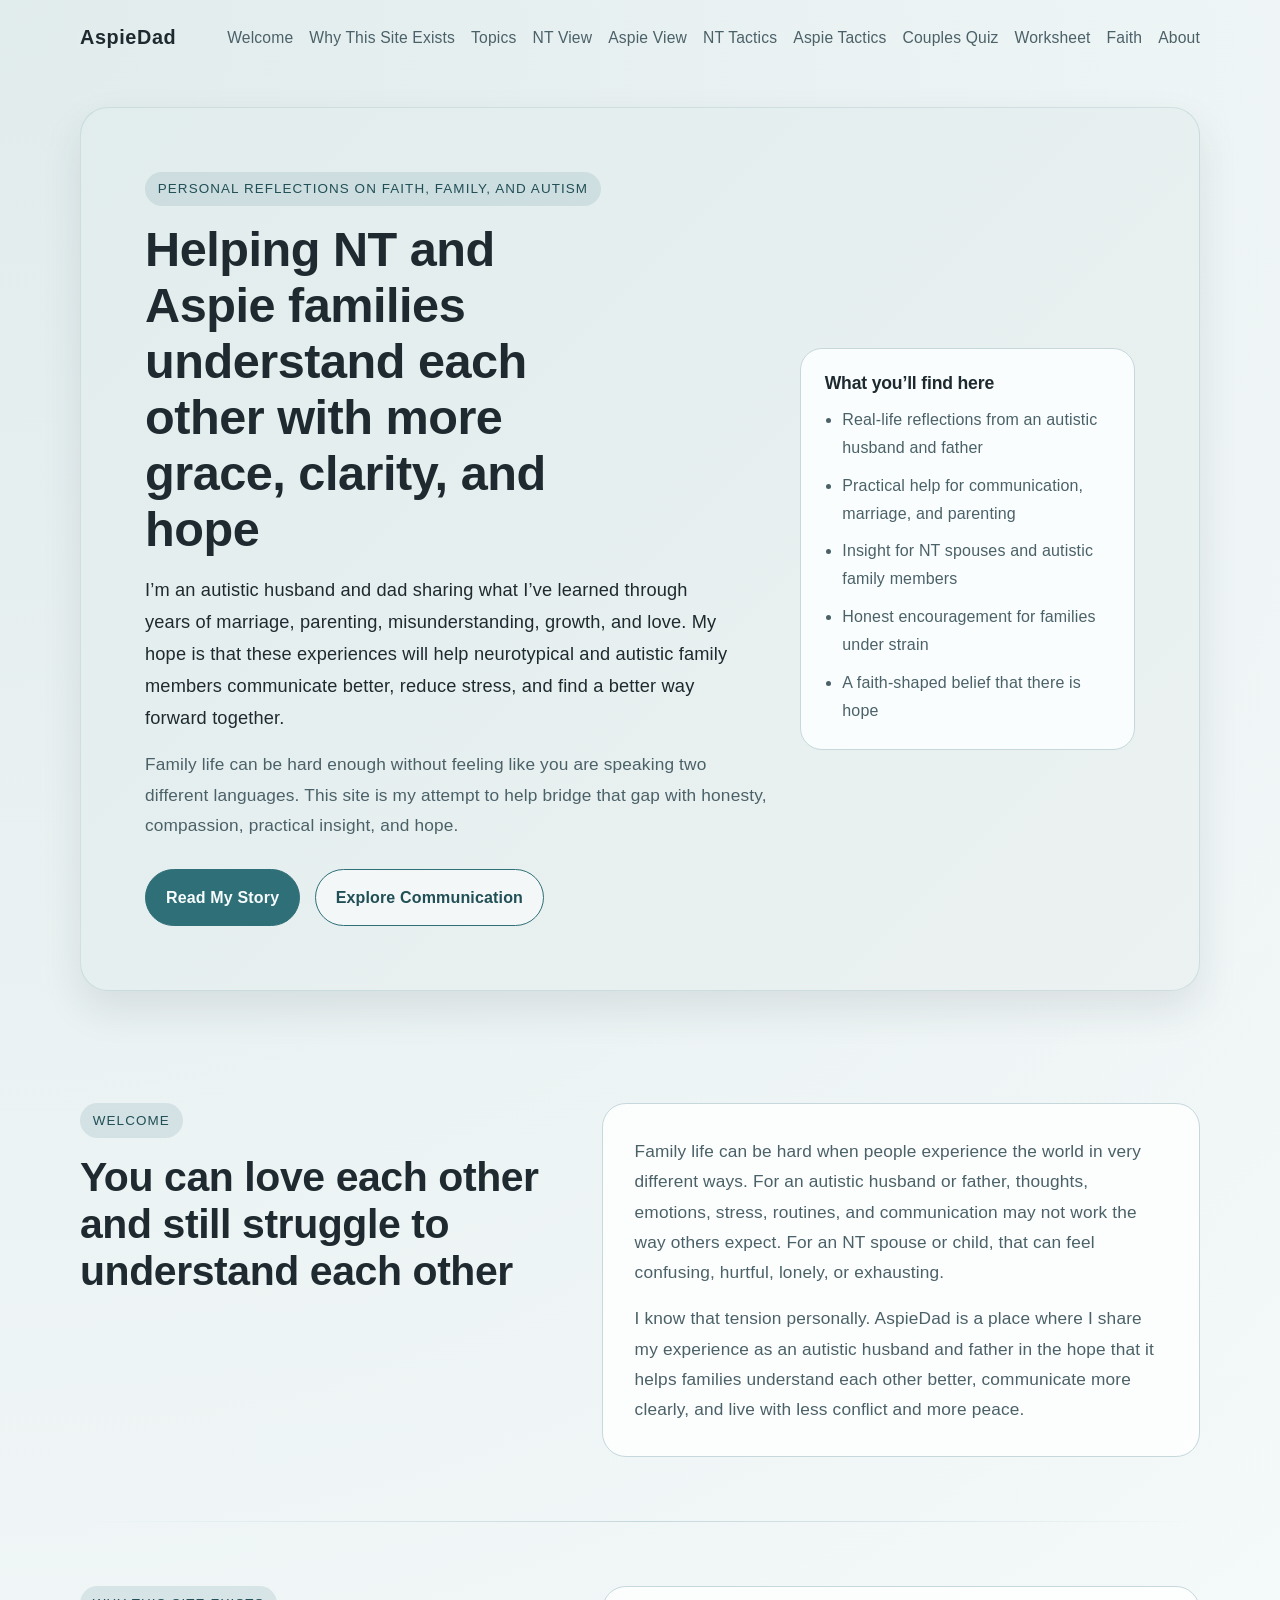
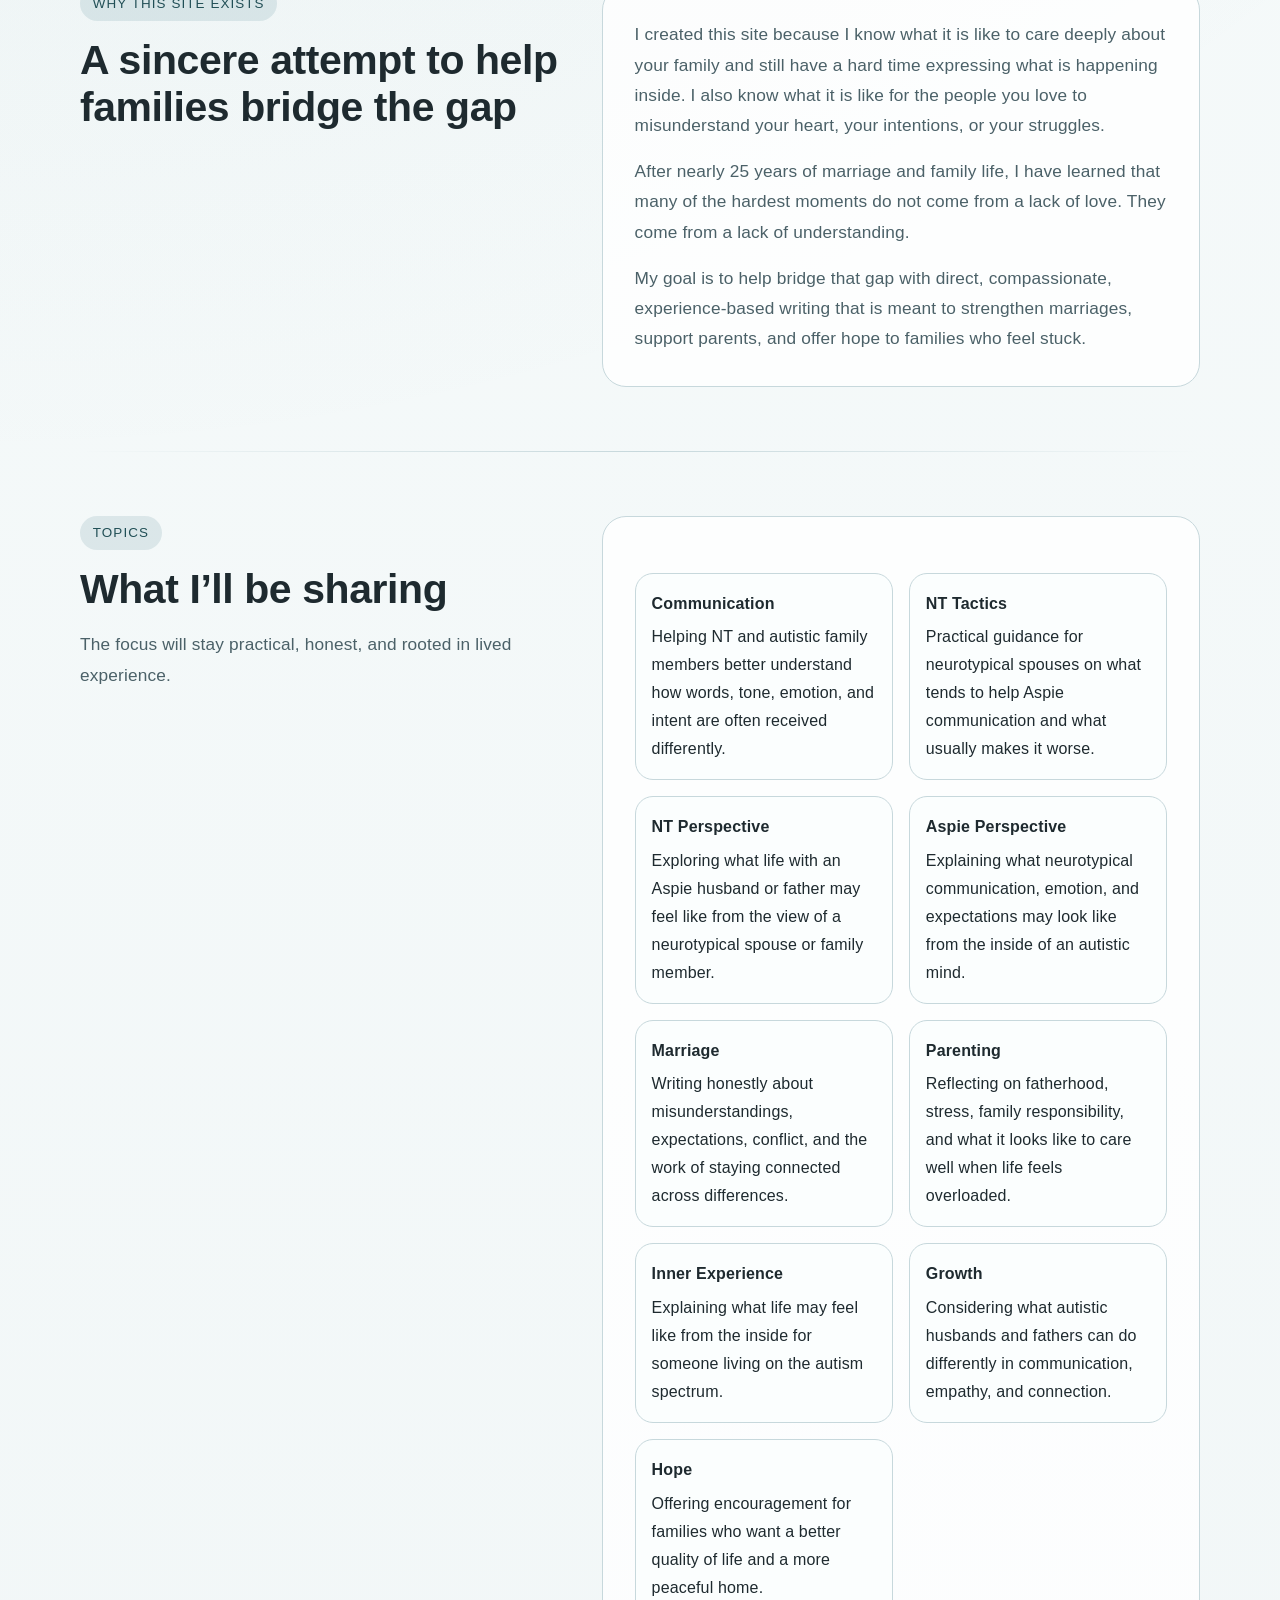
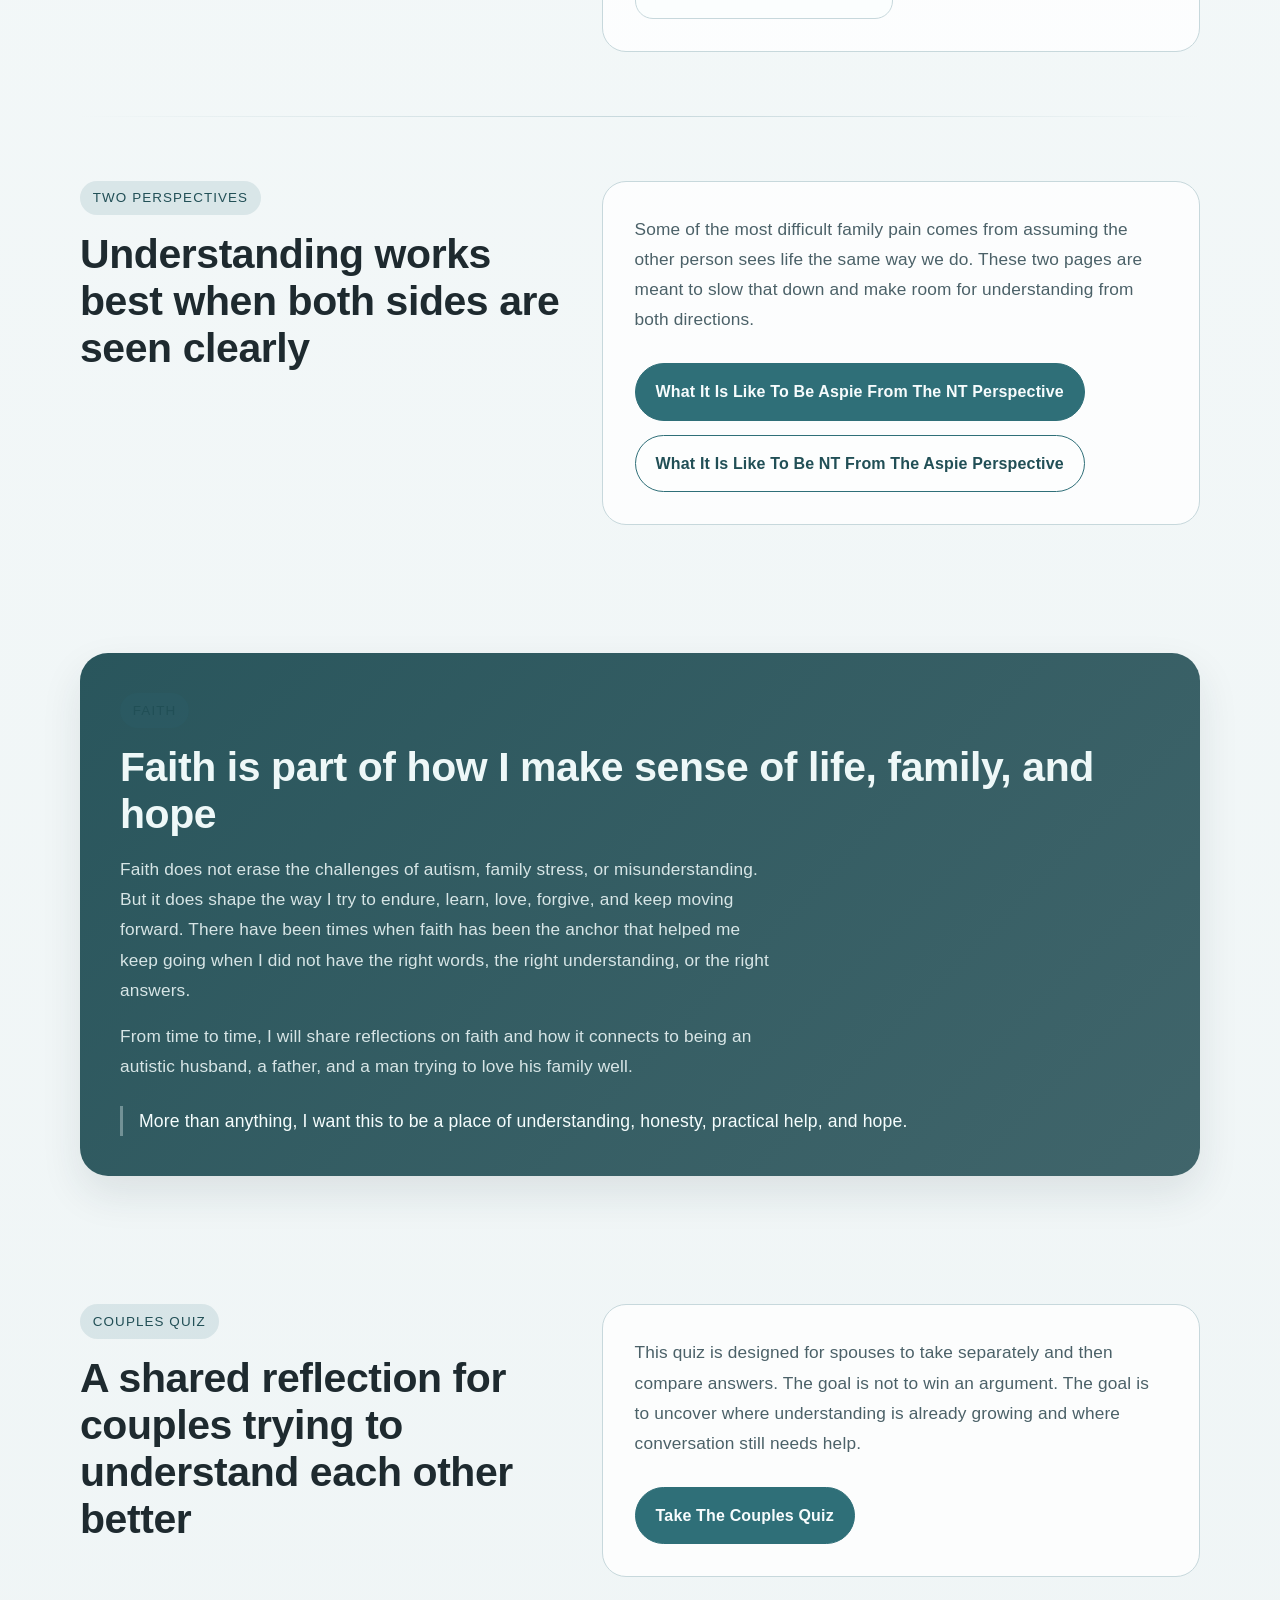
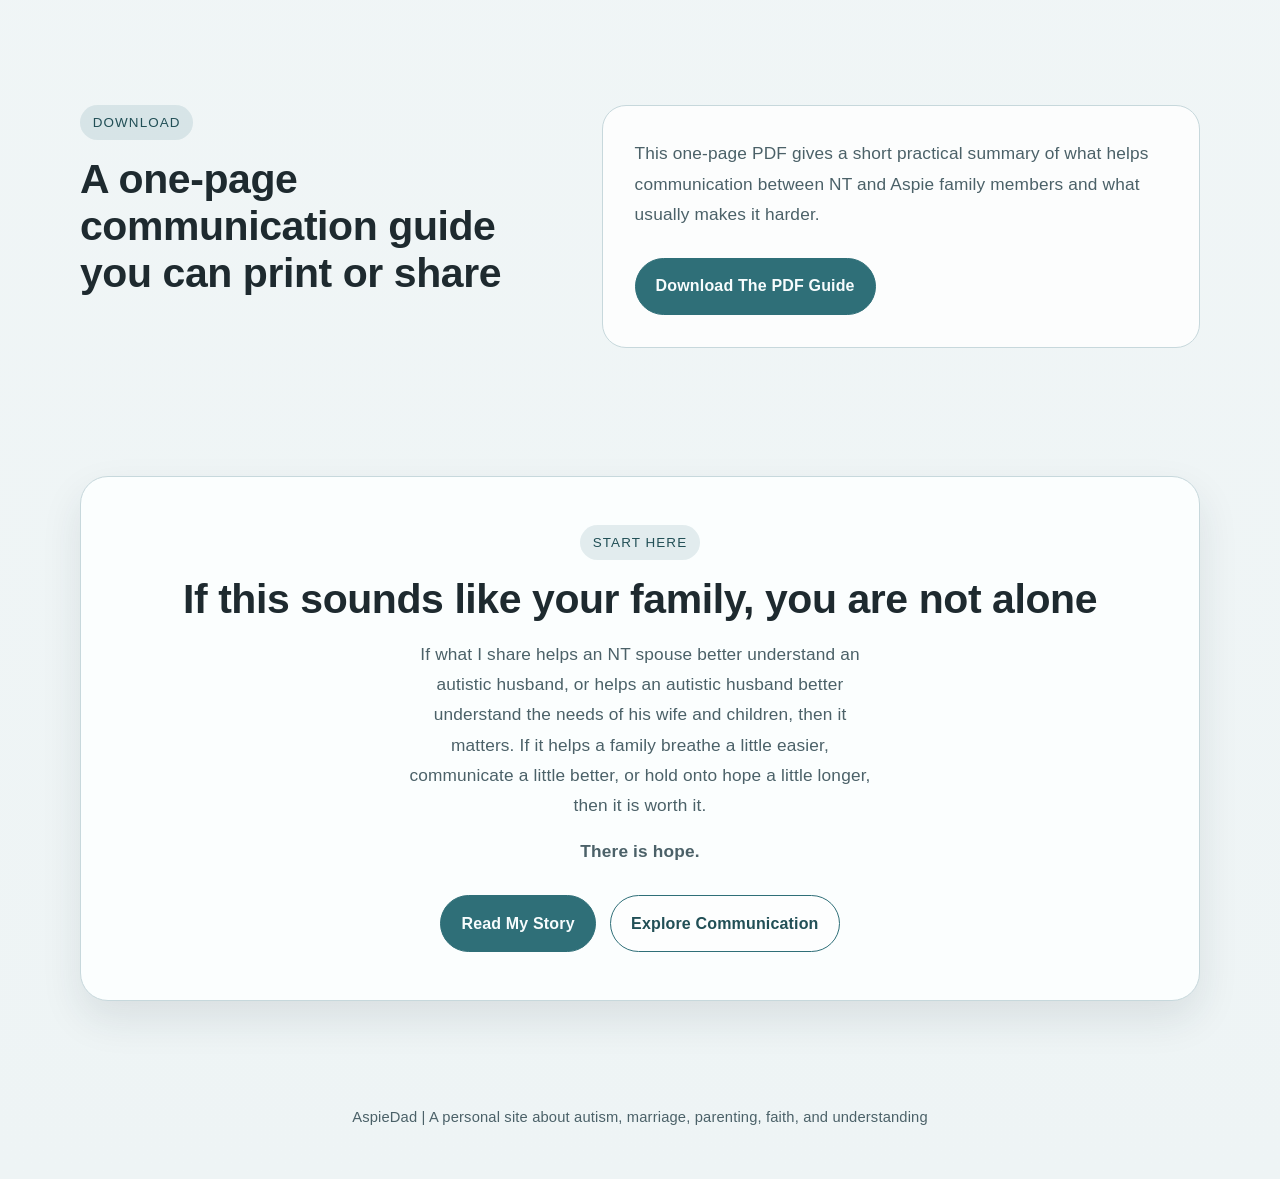
<file: index.html>
<!DOCTYPE html>
<html lang="en">
<head>
  <meta charset="UTF-8">
  <meta name="viewport" content="width=device-width, initial-scale=1.0">
  <title>AspieDad | Understanding NT and Aspie Family Life</title>
  <link rel="stylesheet" href="styles.css">
</head>
<body>
  <header class="site-shell">
    <div class="topbar">
      <a href="index.html" class="brand">AspieDad</a>
      <nav class="nav" aria-label="Primary">
        <a href="#welcome">Welcome</a>
        <a href="#why">Why This Site Exists</a>
        <a href="#topics">Topics</a>
        <a href="aspie-from-nt.html">NT View</a>
        <a href="nt-from-aspie.html">Aspie View</a>
        <a href="effective-nt-tactics.html">NT Tactics</a>
        <a href="effective-aspie-tactics.html">Aspie Tactics</a>
        <a href="couples-quiz.html">Couples Quiz</a>
        <a href="couples-worksheet.html">Worksheet</a>
        <a href="#faith">Faith</a>
        <a href="about.html">About</a>
      </nav>
    </div>
  </header>

  <section class="hero">
    <div class="site-shell">
      <div class="hero-panel">
        <div class="hero-grid">
          <div class="hero-copy">
            <span class="eyebrow">Personal reflections on faith, family, and autism</span>
            <h1>Helping NT and Aspie families understand each other with more grace, clarity, and hope</h1>
            <p>I’m an autistic husband and dad sharing what I’ve learned through years of marriage, parenting, misunderstanding, growth, and love. My hope is that these experiences will help neurotypical and autistic family members communicate better, reduce stress, and find a better way forward together.</p>
            <p>Family life can be hard enough without feeling like you are speaking two different languages. This site is my attempt to help bridge that gap with honesty, compassion, practical insight, and hope.</p>
            <div class="button-row">
              <a class="button button-primary" href="about.html">Read My Story</a>
              <a class="button button-secondary" href="#topics">Explore Communication</a>
            </div>
          </div>

          <aside class="hero-card" aria-label="Site focus">
            <h3>What you’ll find here</h3>
            <ul>
              <li>Real-life reflections from an autistic husband and father</li>
              <li>Practical help for communication, marriage, and parenting</li>
              <li>Insight for NT spouses and autistic family members</li>
              <li>Honest encouragement for families under strain</li>
              <li>A faith-shaped belief that there is hope</li>
            </ul>
          </aside>
        </div>
      </div>
    </div>
  </section>

  <main class="site-shell">
    <section id="welcome">
      <div class="section-grid">
        <div class="section-intro">
          <span class="eyebrow">Welcome</span>
          <h2>You can love each other and still struggle to understand each other</h2>
        </div>
        <div class="section-box">
          <p>Family life can be hard when people experience the world in very different ways. For an autistic husband or father, thoughts, emotions, stress, routines, and communication may not work the way others expect. For an NT spouse or child, that can feel confusing, hurtful, lonely, or exhausting.</p>
          <p>I know that tension personally. AspieDad is a place where I share my experience as an autistic husband and father in the hope that it helps families understand each other better, communicate more clearly, and live with less conflict and more peace.</p>
        </div>
      </div>
    </section>

    <hr class="soft-divider">

    <section id="why">
      <div class="section-grid">
        <div class="section-intro">
          <span class="eyebrow">Why This Site Exists</span>
          <h2>A sincere attempt to help families bridge the gap</h2>
        </div>
        <div class="section-box">
          <p>I created this site because I know what it is like to care deeply about your family and still have a hard time expressing what is happening inside. I also know what it is like for the people you love to misunderstand your heart, your intentions, or your struggles.</p>
          <p>After nearly 25 years of marriage and family life, I have learned that many of the hardest moments do not come from a lack of love. They come from a lack of understanding.</p>
          <p>My goal is to help bridge that gap with direct, compassionate, experience-based writing that is meant to strengthen marriages, support parents, and offer hope to families who feel stuck.</p>
        </div>
      </div>
    </section>

    <hr class="soft-divider">

    <section id="topics">
      <div class="section-grid">
        <div class="section-intro">
          <span class="eyebrow">Topics</span>
          <h2>What I’ll be sharing</h2>
          <p>The focus will stay practical, honest, and rooted in lived experience.</p>
        </div>
        <div class="section-box">
          <div class="topics">
            <article class="topic">
              <strong>Communication</strong>
              Helping NT and autistic family members better understand how words, tone, emotion, and intent are often received differently.
            </article>
            <article class="topic">
              <strong>NT Tactics</strong>
              Practical guidance for neurotypical spouses on what tends to help Aspie communication and what usually makes it worse.
            </article>
            <article class="topic">
              <strong>NT Perspective</strong>
              Exploring what life with an Aspie husband or father may feel like from the view of a neurotypical spouse or family member.
            </article>
            <article class="topic">
              <strong>Aspie Perspective</strong>
              Explaining what neurotypical communication, emotion, and expectations may look like from the inside of an autistic mind.
            </article>
            <article class="topic">
              <strong>Marriage</strong>
              Writing honestly about misunderstandings, expectations, conflict, and the work of staying connected across differences.
            </article>
            <article class="topic">
              <strong>Parenting</strong>
              Reflecting on fatherhood, stress, family responsibility, and what it looks like to care well when life feels overloaded.
            </article>
            <article class="topic">
              <strong>Inner Experience</strong>
              Explaining what life may feel like from the inside for someone living on the autism spectrum.
            </article>
            <article class="topic">
              <strong>Growth</strong>
              Considering what autistic husbands and fathers can do differently in communication, empathy, and connection.
            </article>
            <article class="topic">
              <strong>Hope</strong>
              Offering encouragement for families who want a better quality of life and a more peaceful home.
            </article>
          </div>
        </div>
      </div>
    </section>

    <hr class="soft-divider">

    <section>
      <div class="section-grid">
        <div class="section-intro">
          <span class="eyebrow">Two Perspectives</span>
          <h2>Understanding works best when both sides are seen clearly</h2>
        </div>
        <div class="section-box">
          <p>Some of the most difficult family pain comes from assuming the other person sees life the same way we do. These two pages are meant to slow that down and make room for understanding from both directions.</p>
          <div class="button-row">
            <a class="button button-primary" href="aspie-from-nt.html">What It Is Like To Be Aspie From The NT Perspective</a>
            <a class="button button-secondary" href="nt-from-aspie.html">What It Is Like To Be NT From The Aspie Perspective</a>
          </div>
        </div>
      </div>
    </section>

    <section id="faith">
      <div class="faith-panel">
        <span class="eyebrow">Faith</span>
        <h2>Faith is part of how I make sense of life, family, and hope</h2>
        <p>Faith does not erase the challenges of autism, family stress, or misunderstanding. But it does shape the way I try to endure, learn, love, forgive, and keep moving forward. There have been times when faith has been the anchor that helped me keep going when I did not have the right words, the right understanding, or the right answers.</p>
        <p>From time to time, I will share reflections on faith and how it connects to being an autistic husband, a father, and a man trying to love his family well.</p>
        <div class="quote">More than anything, I want this to be a place of understanding, honesty, practical help, and hope.</div>
      </div>
    </section>

    <section>
      <div class="section-grid">
        <div class="section-intro">
          <span class="eyebrow">Couples Quiz</span>
          <h2>A shared reflection for couples trying to understand each other better</h2>
        </div>
        <div class="section-box">
          <p>This quiz is designed for spouses to take separately and then compare answers. The goal is not to win an argument. The goal is to uncover where understanding is already growing and where conversation still needs help.</p>
          <div class="button-row">
            <a class="button button-primary" href="couples-quiz.html">Take The Couples Quiz</a>
          </div>
        </div>
      </div>
    </section>

    <section>
      <div class="section-grid">
        <div class="section-intro">
          <span class="eyebrow">Download</span>
          <h2>A one-page communication guide you can print or share</h2>
        </div>
        <div class="section-box">
          <p>This one-page PDF gives a short practical summary of what helps communication between NT and Aspie family members and what usually makes it harder.</p>
          <div class="button-row">
            <a class="button button-primary" href="AspieDad-Communication-Guide-v6.pdf" download>Download The PDF Guide</a>
          </div>
        </div>
      </div>
    </section>

    <section class="closing">
      <div class="closing-panel">
        <span class="eyebrow">Start Here</span>
        <h2>If this sounds like your family, you are not alone</h2>
        <p>If what I share helps an NT spouse better understand an autistic husband, or helps an autistic husband better understand the needs of his wife and children, then it matters. If it helps a family breathe a little easier, communicate a little better, or hold onto hope a little longer, then it is worth it.</p>
        <p><strong>There is hope.</strong></p>
        <div class="button-row" style="justify-content:center;">
          <a class="button button-primary" href="about.html">Read My Story</a>
          <a class="button button-secondary" href="#topics">Explore Communication</a>
        </div>
      </div>
    </section>
  </main>

  <footer class="site-shell">
    AspieDad | A personal site about autism, marriage, parenting, faith, and understanding
  </footer>
</body>
</html>
</file>
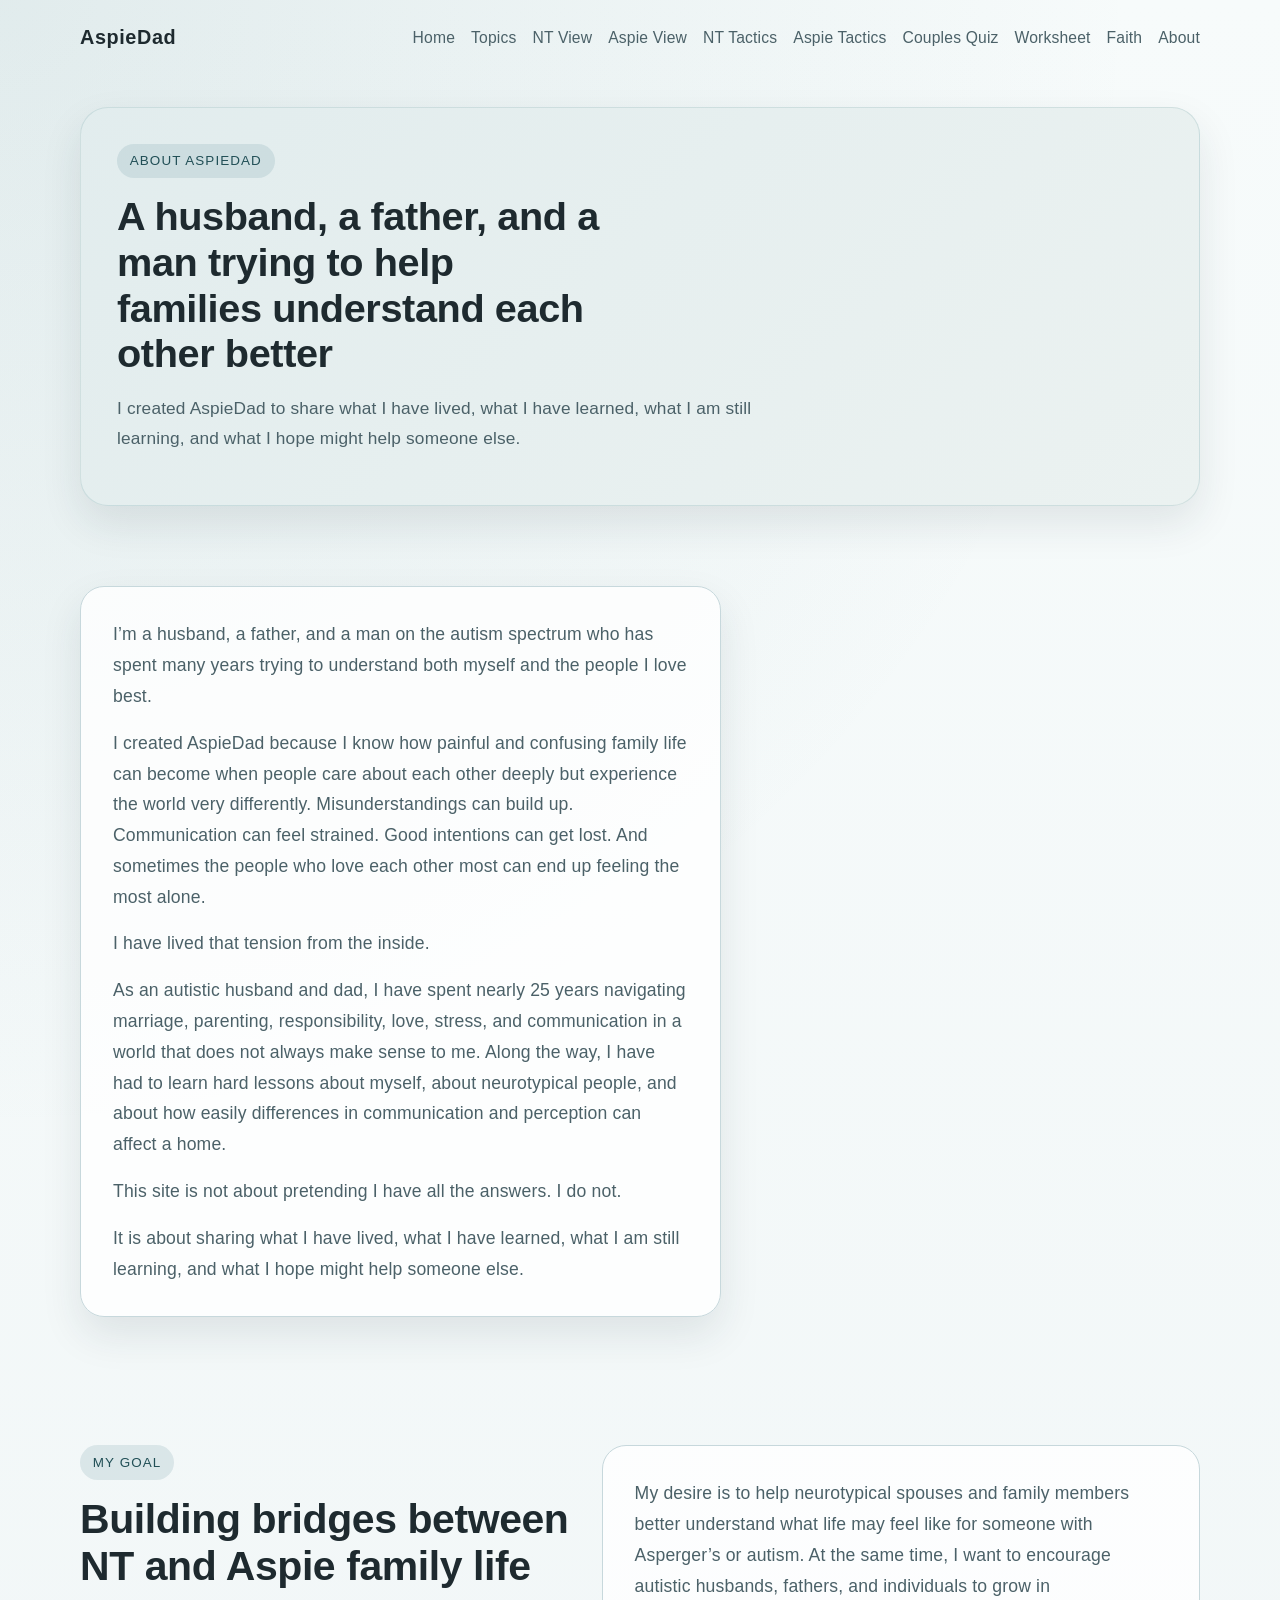
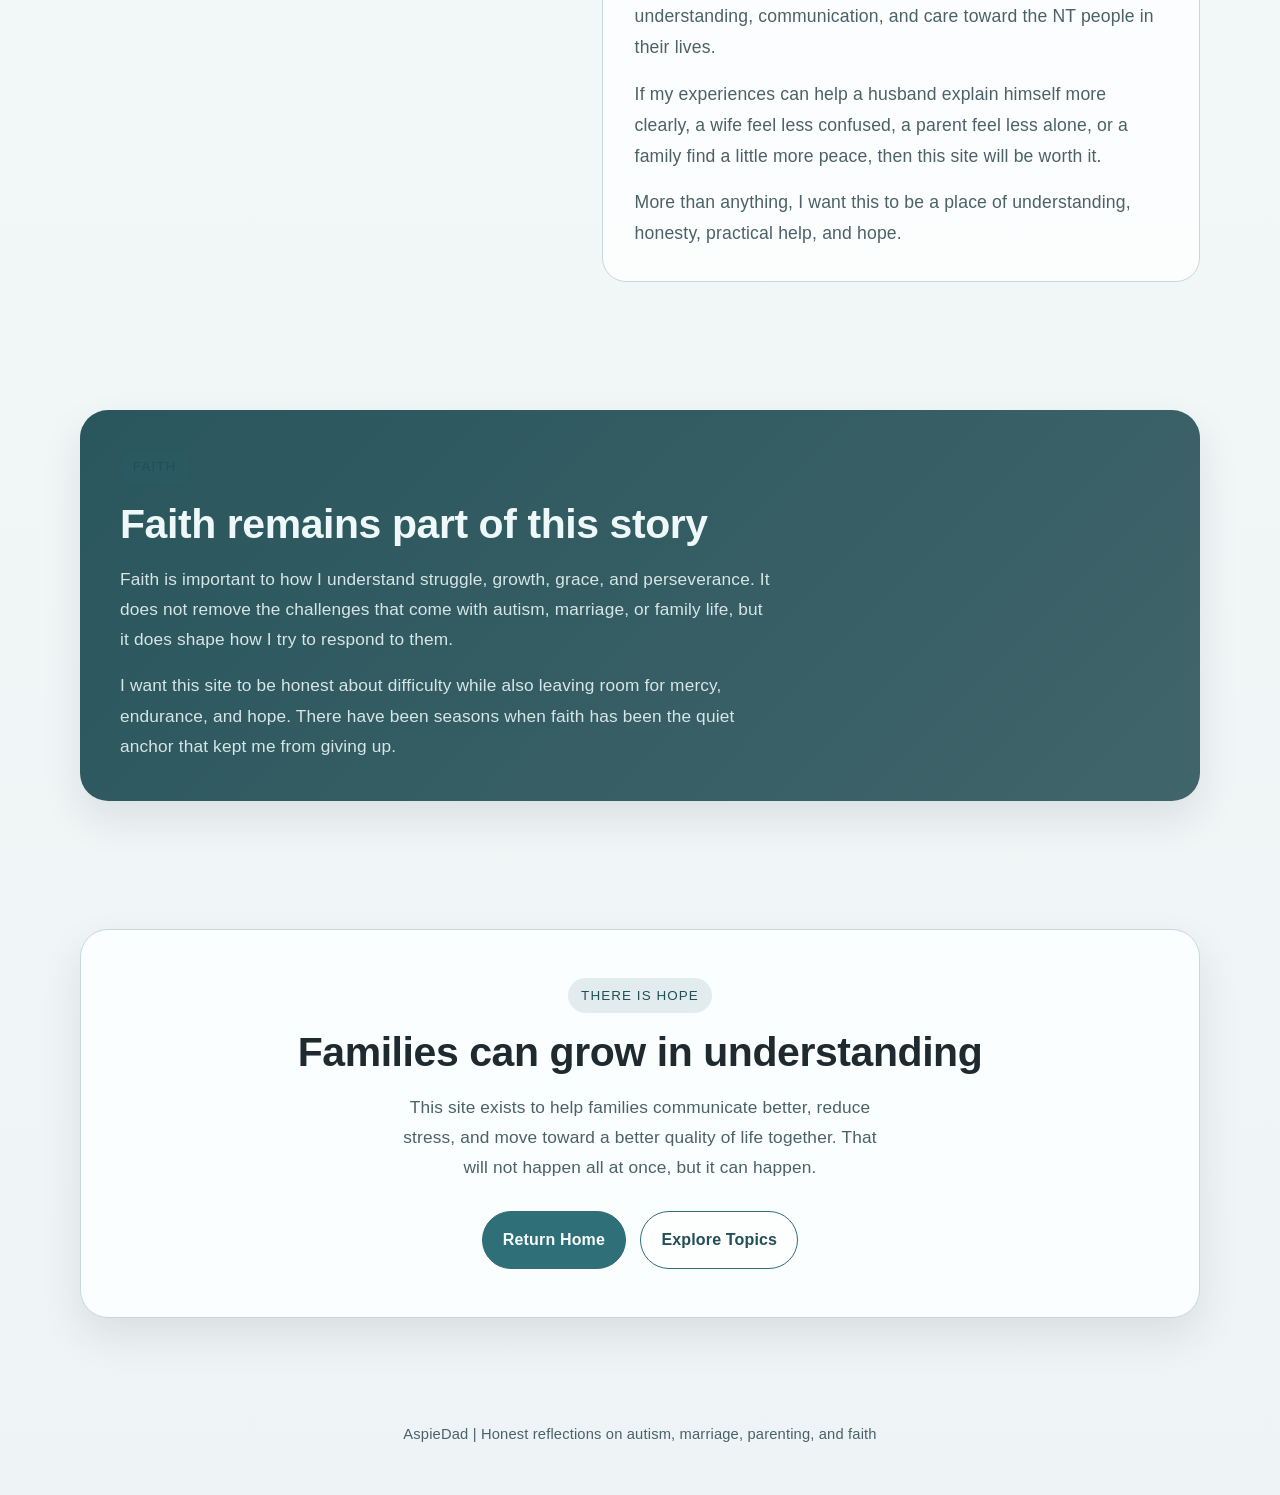
<file: about.html>
<!DOCTYPE html>
<html lang="en">
<head>
  <meta charset="UTF-8">
  <meta name="viewport" content="width=device-width, initial-scale=1.0">
  <title>About AspieDad | My Story</title>
  <link rel="stylesheet" href="styles.css">
</head>
<body>
  <header class="site-shell">
    <div class="topbar">
      <a href="index.html" class="brand">AspieDad</a>
      <nav class="nav" aria-label="Primary">
        <a href="index.html">Home</a>
        <a href="index.html#topics">Topics</a>
        <a href="aspie-from-nt.html">NT View</a>
        <a href="nt-from-aspie.html">Aspie View</a>
        <a href="effective-nt-tactics.html">NT Tactics</a>
        <a href="effective-aspie-tactics.html">Aspie Tactics</a>
        <a href="couples-quiz.html">Couples Quiz</a>
        <a href="couples-worksheet.html">Worksheet</a>
        <a href="index.html#faith">Faith</a>
        <a href="about.html">About</a>
      </nav>
    </div>
  </header>

  <section class="page-hero">
    <div class="site-shell">
      <div class="hero-panel">
        <span class="eyebrow">About AspieDad</span>
        <h1>A husband, a father, and a man trying to help families understand each other better</h1>
        <p class="prose">I created AspieDad to share what I have lived, what I have learned, what I am still learning, and what I hope might help someone else.</p>
      </div>
    </div>
  </section>

  <main class="site-shell">
    <section>
      <div class="story-block prose">
        <p>I’m a husband, a father, and a man on the autism spectrum who has spent many years trying to understand both myself and the people I love best.</p>
        <p>I created AspieDad because I know how painful and confusing family life can become when people care about each other deeply but experience the world very differently. Misunderstandings can build up. Communication can feel strained. Good intentions can get lost. And sometimes the people who love each other most can end up feeling the most alone.</p>
        <p>I have lived that tension from the inside.</p>
        <p>As an autistic husband and dad, I have spent nearly 25 years navigating marriage, parenting, responsibility, love, stress, and communication in a world that does not always make sense to me. Along the way, I have had to learn hard lessons about myself, about neurotypical people, and about how easily differences in communication and perception can affect a home.</p>
        <p>This site is not about pretending I have all the answers. I do not.</p>
        <p>It is about sharing what I have lived, what I have learned, what I am still learning, and what I hope might help someone else.</p>
      </div>
    </section>

    <section>
      <div class="section-grid">
        <div class="section-intro">
          <span class="eyebrow">My Goal</span>
          <h2>Building bridges between NT and Aspie family life</h2>
        </div>
        <div class="section-box prose">
          <p>My desire is to help neurotypical spouses and family members better understand what life may feel like for someone with Asperger’s or autism. At the same time, I want to encourage autistic husbands, fathers, and individuals to grow in understanding, communication, and care toward the NT people in their lives.</p>
          <p>If my experiences can help a husband explain himself more clearly, a wife feel less confused, a parent feel less alone, or a family find a little more peace, then this site will be worth it.</p>
          <p>More than anything, I want this to be a place of understanding, honesty, practical help, and hope.</p>
        </div>
      </div>
    </section>

    <section>
      <div class="faith-panel">
        <span class="eyebrow">Faith</span>
        <h2>Faith remains part of this story</h2>
        <p>Faith is important to how I understand struggle, growth, grace, and perseverance. It does not remove the challenges that come with autism, marriage, or family life, but it does shape how I try to respond to them.</p>
        <p>I want this site to be honest about difficulty while also leaving room for mercy, endurance, and hope. There have been seasons when faith has been the quiet anchor that kept me from giving up.</p>
      </div>
    </section>

    <section class="closing">
      <div class="closing-panel">
        <span class="eyebrow">There Is Hope</span>
        <h2>Families can grow in understanding</h2>
        <p>This site exists to help families communicate better, reduce stress, and move toward a better quality of life together. That will not happen all at once, but it can happen.</p>
        <div class="button-row" style="justify-content:center;">
          <a class="button button-primary" href="index.html">Return Home</a>
          <a class="button button-secondary" href="index.html#topics">Explore Topics</a>
        </div>
      </div>
    </section>
  </main>

  <footer class="site-shell">
    AspieDad | Honest reflections on autism, marriage, parenting, and faith
  </footer>
</body>
</html>
</file>
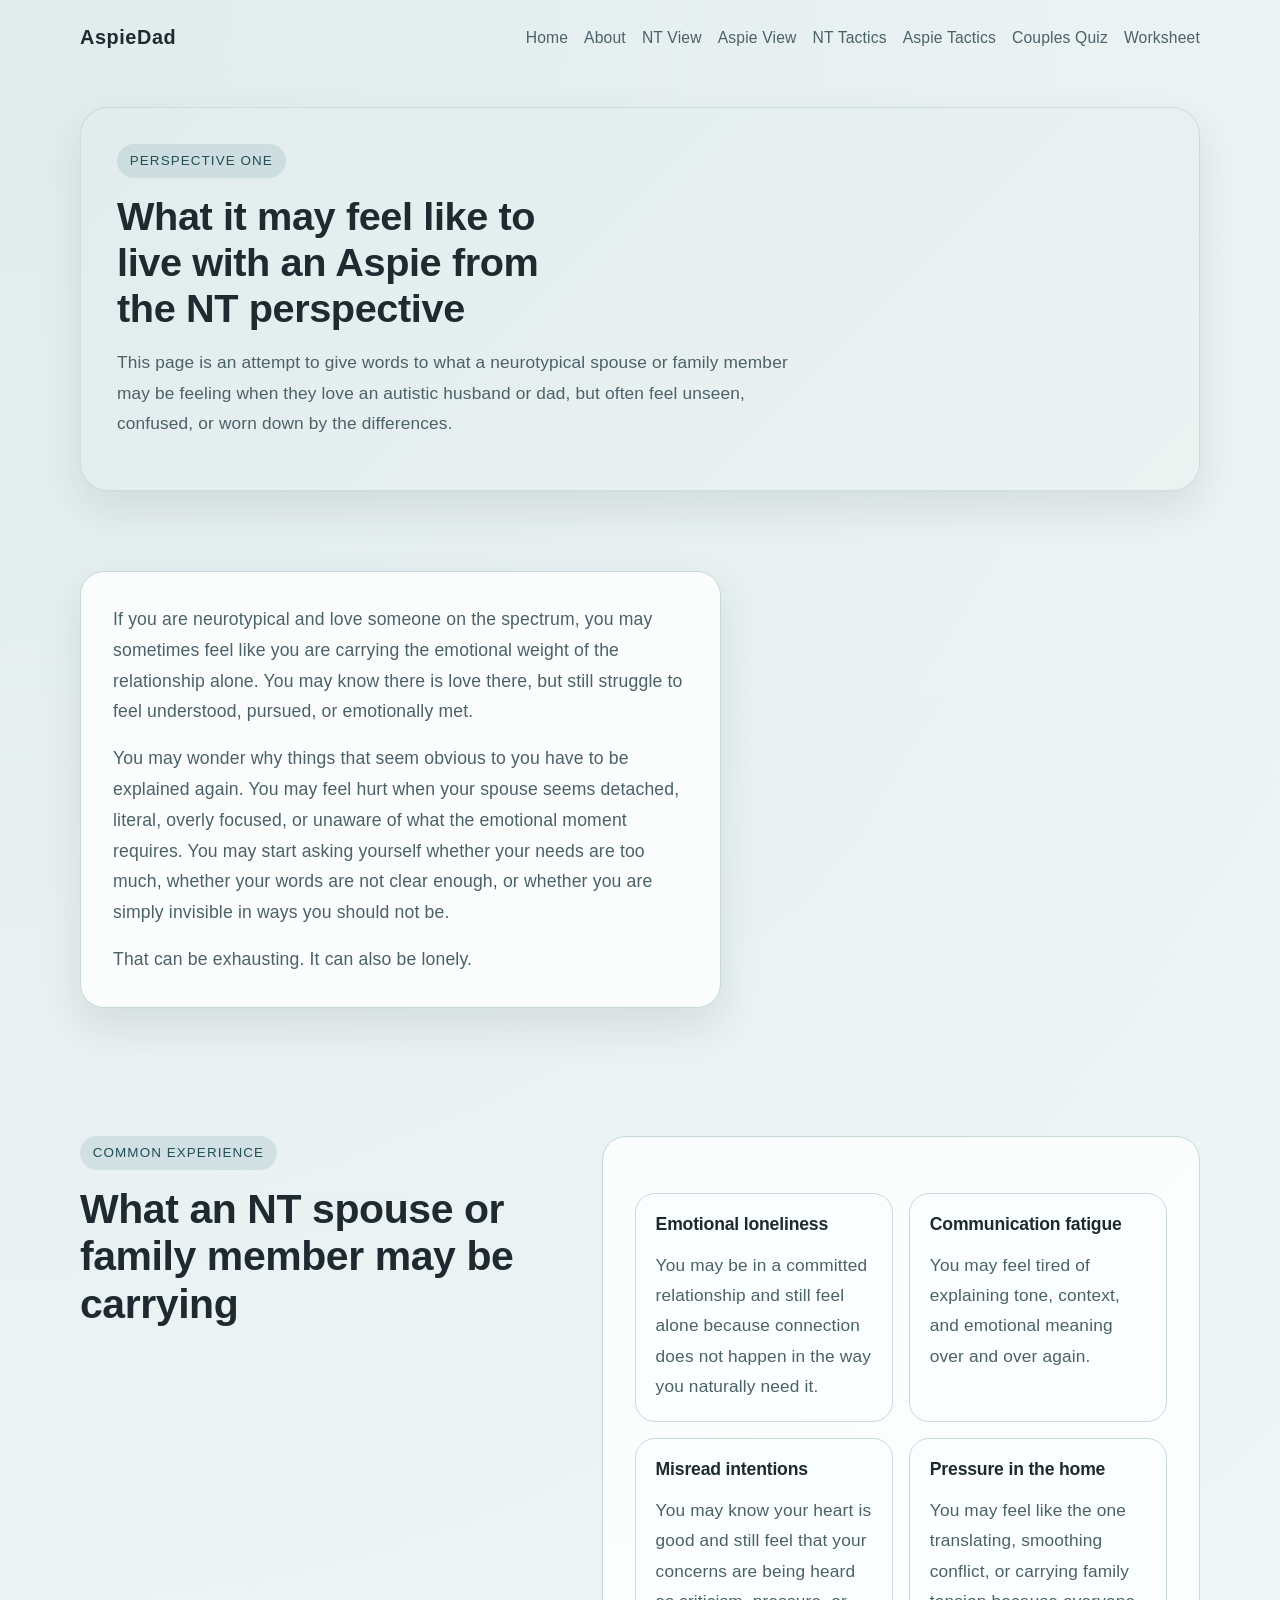
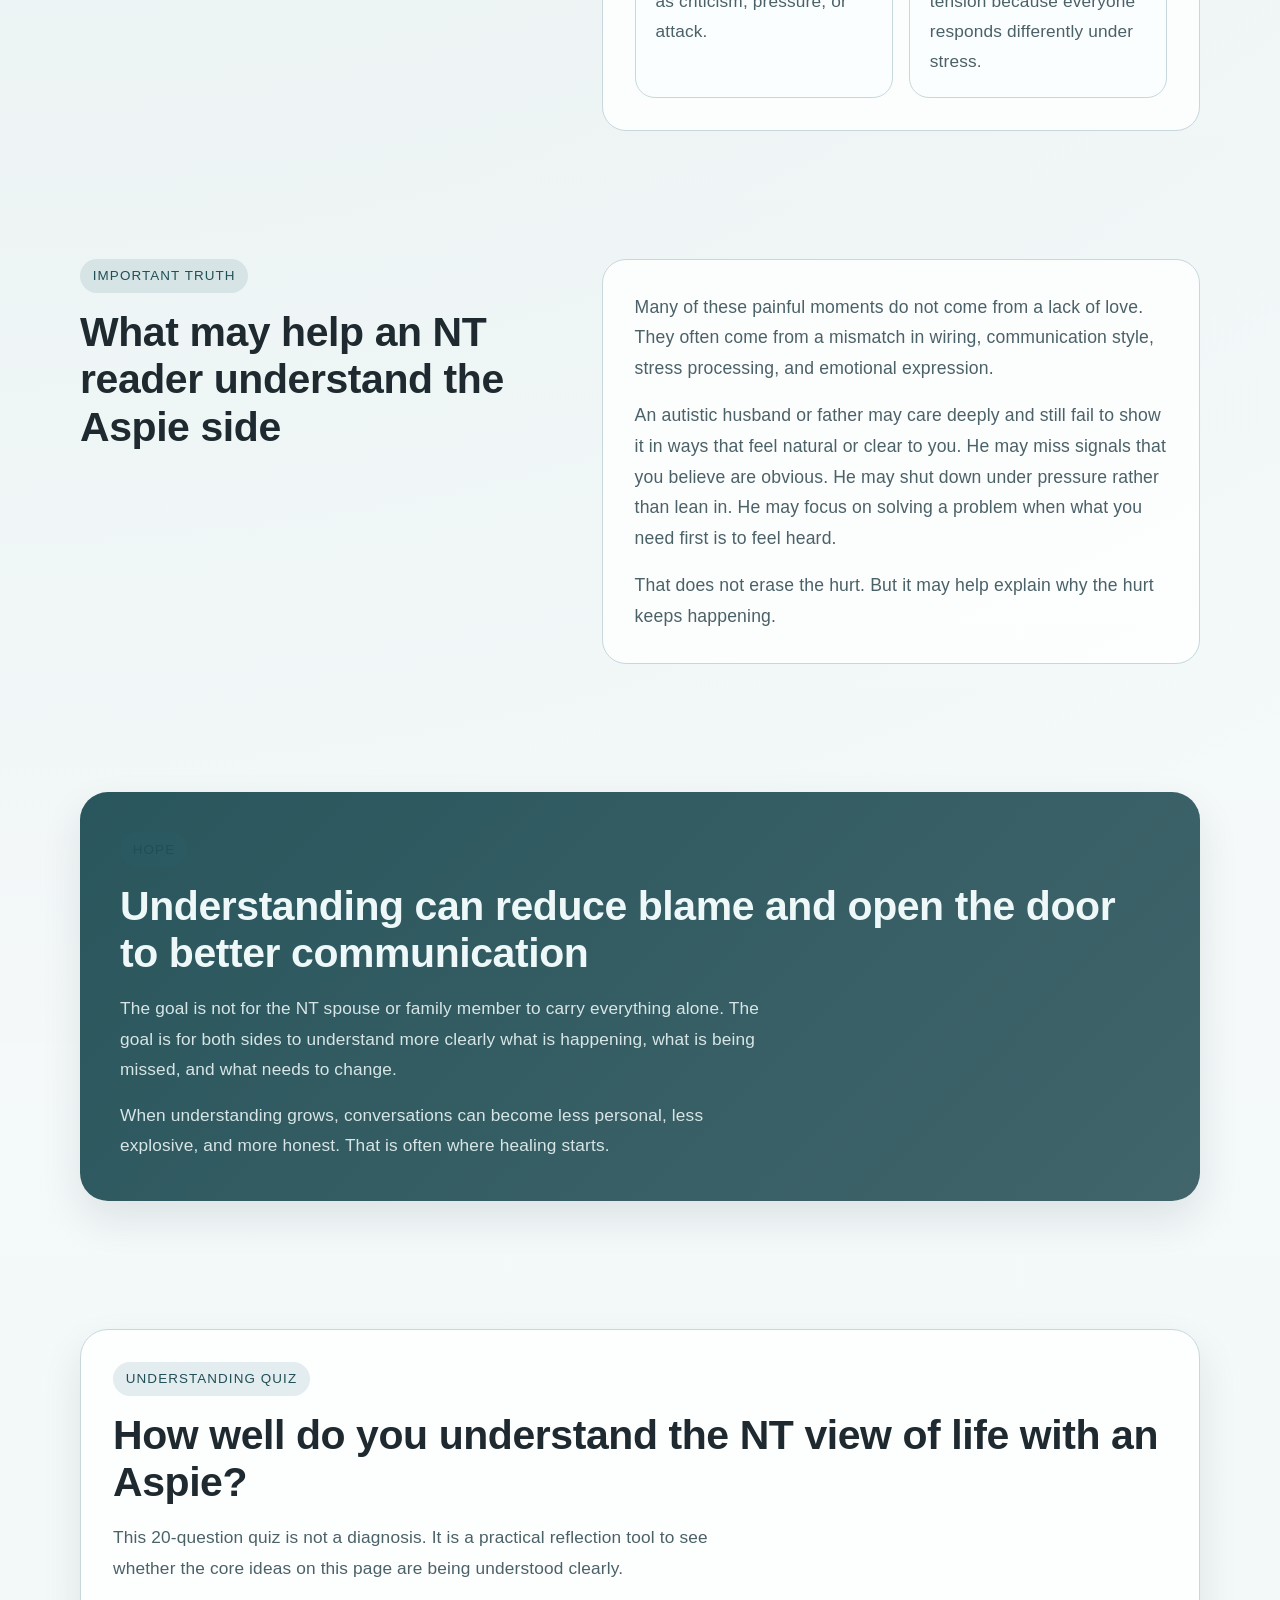
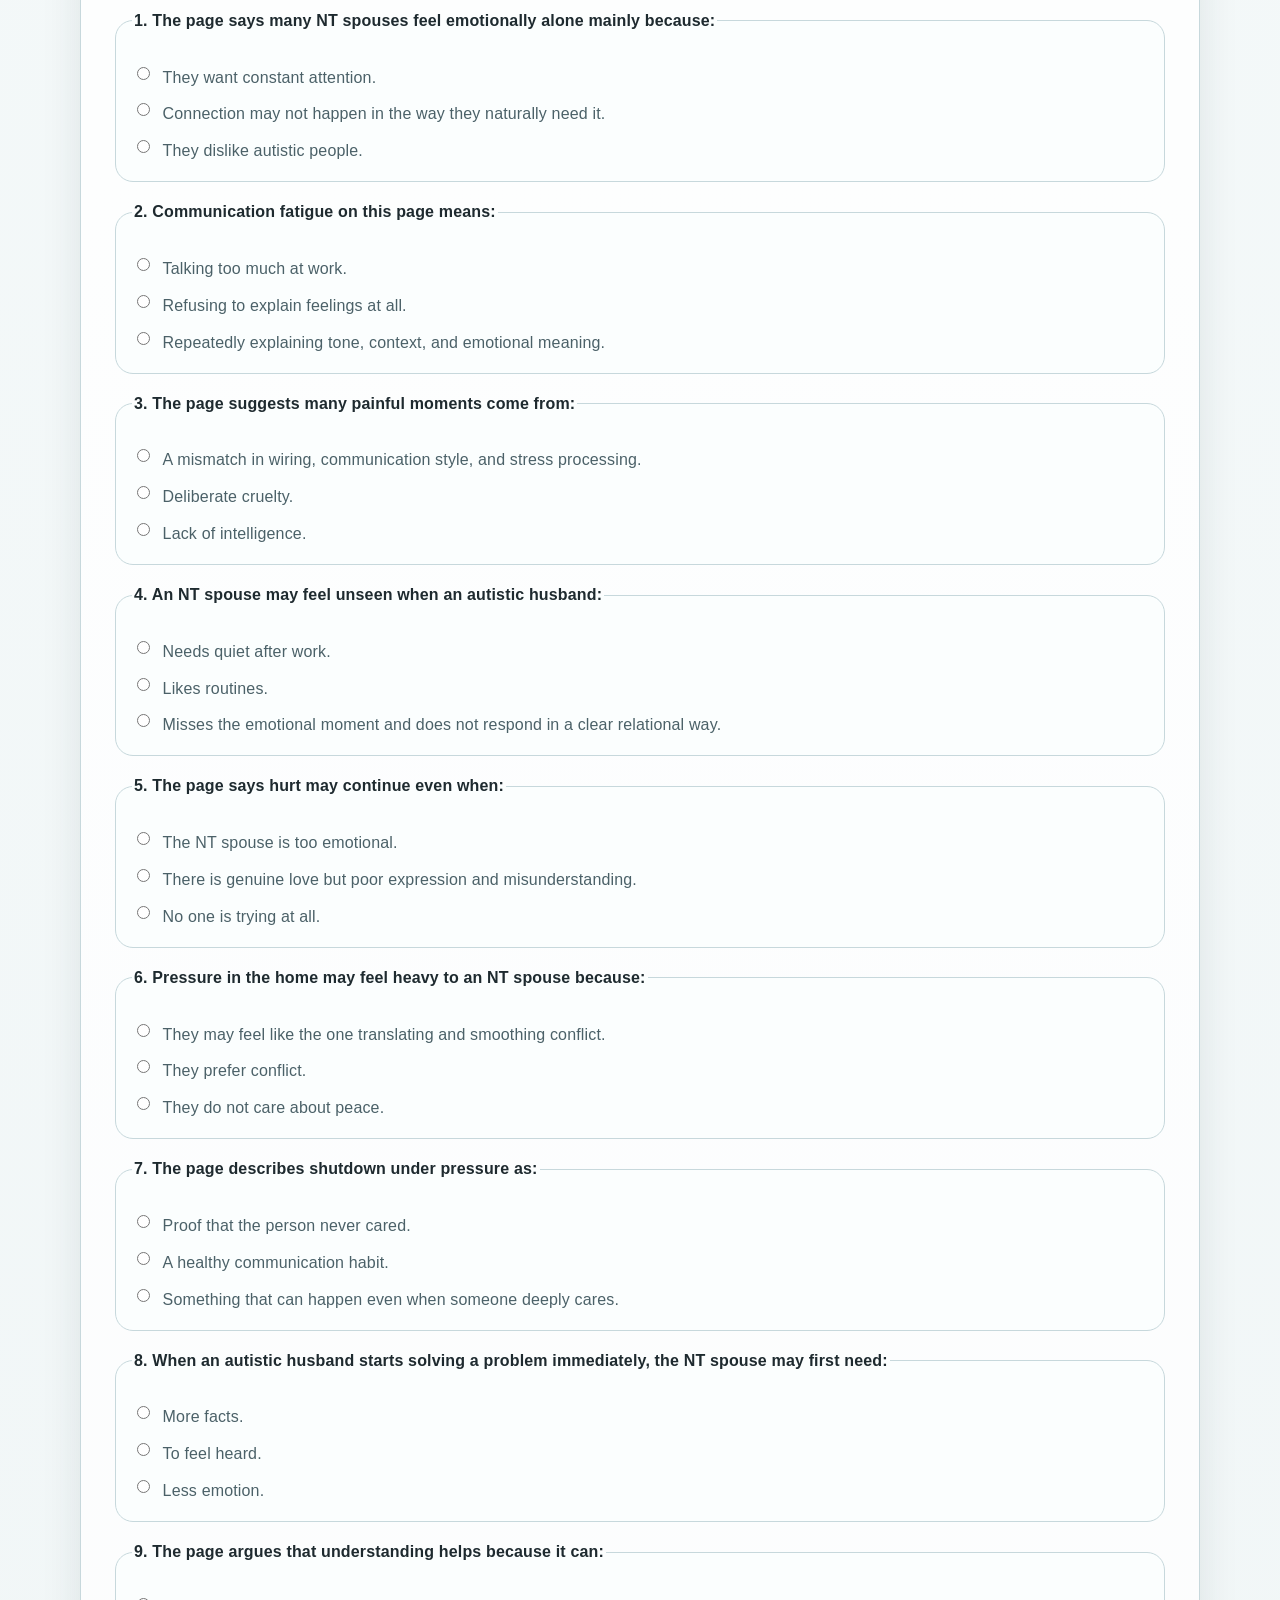
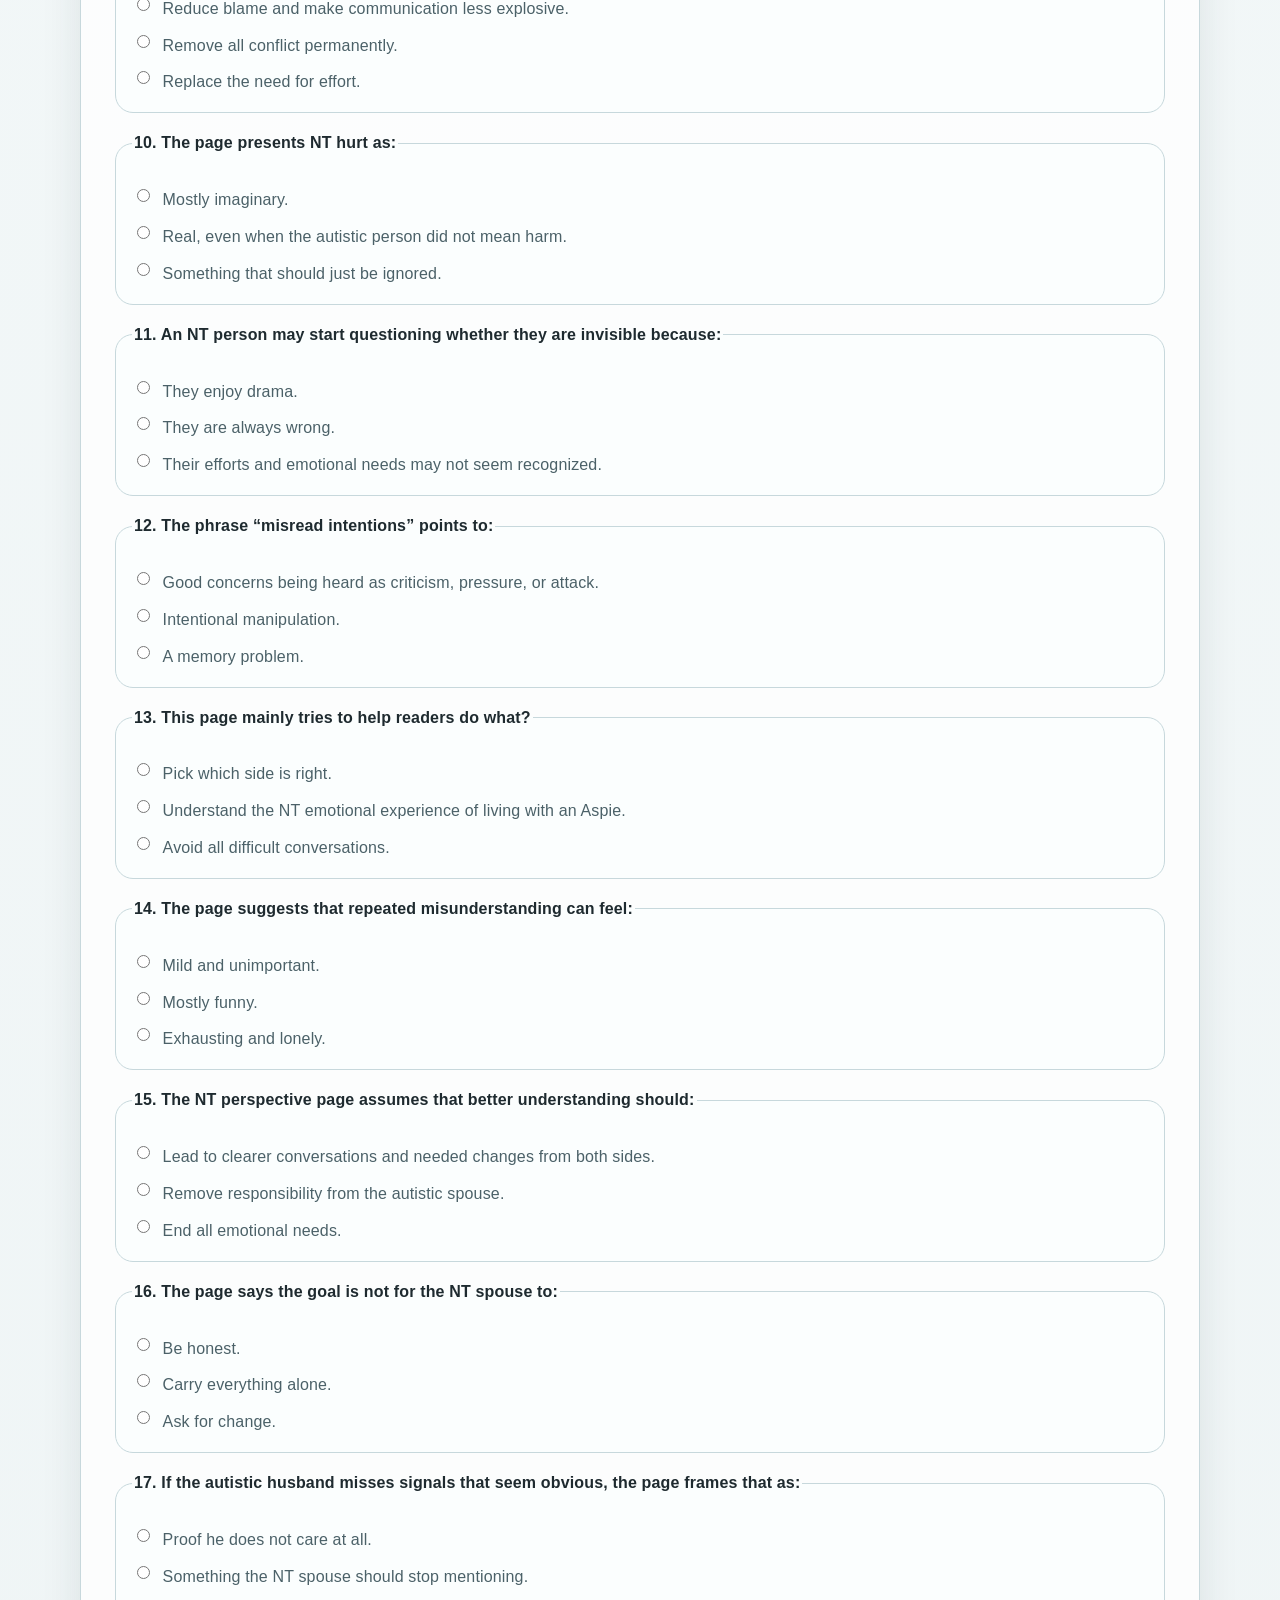
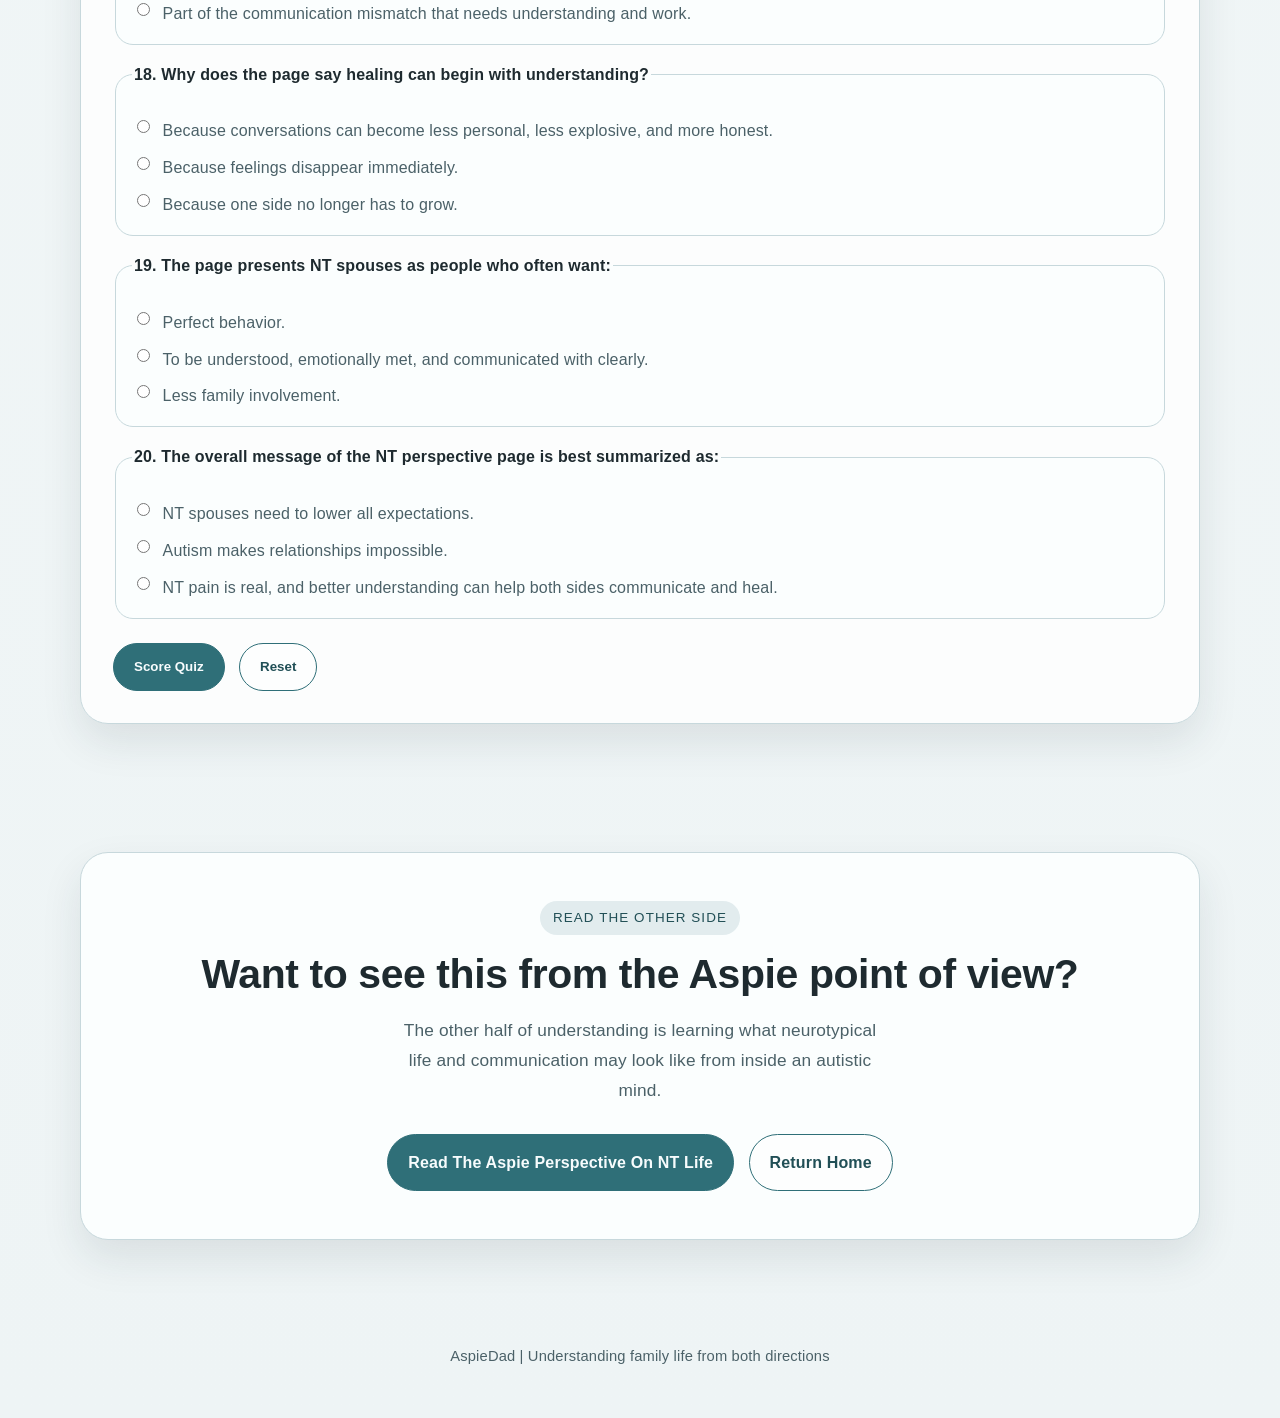
<file: aspie-from-nt.html>
<!DOCTYPE html>
<html lang="en">
<head>
  <meta charset="UTF-8">
  <meta name="viewport" content="width=device-width, initial-scale=1.0">
  <title>What It Is Like To Be Aspie | From the NT Perspective</title>
  <link rel="stylesheet" href="styles.css">
</head>
<body>
  <header class="site-shell">
    <div class="topbar">
      <a href="index.html" class="brand">AspieDad</a>
      <nav class="nav" aria-label="Primary">
        <a href="index.html">Home</a>
        <a href="about.html">About</a>
        <a href="aspie-from-nt.html">NT View</a>
        <a href="nt-from-aspie.html">Aspie View</a>
        <a href="effective-nt-tactics.html">NT Tactics</a>
        <a href="effective-aspie-tactics.html">Aspie Tactics</a>
        <a href="couples-quiz.html">Couples Quiz</a>
        <a href="couples-worksheet.html">Worksheet</a>
      </nav>
    </div>
  </header>

  <section class="page-hero">
    <div class="site-shell">
      <div class="hero-panel">
        <span class="eyebrow">Perspective One</span>
        <h1>What it may feel like to live with an Aspie from the NT perspective</h1>
        <p class="prose">This page is an attempt to give words to what a neurotypical spouse or family member may be feeling when they love an autistic husband or dad, but often feel unseen, confused, or worn down by the differences.</p>
      </div>
    </div>
  </section>

  <main class="site-shell">
    <section>
      <div class="story-block prose">
        <p>If you are neurotypical and love someone on the spectrum, you may sometimes feel like you are carrying the emotional weight of the relationship alone. You may know there is love there, but still struggle to feel understood, pursued, or emotionally met.</p>
        <p>You may wonder why things that seem obvious to you have to be explained again. You may feel hurt when your spouse seems detached, literal, overly focused, or unaware of what the emotional moment requires. You may start asking yourself whether your needs are too much, whether your words are not clear enough, or whether you are simply invisible in ways you should not be.</p>
        <p>That can be exhausting. It can also be lonely.</p>
      </div>
    </section>

    <section>
      <div class="section-grid">
        <div class="section-intro">
          <span class="eyebrow">Common Experience</span>
          <h2>What an NT spouse or family member may be carrying</h2>
        </div>
        <div class="section-box">
          <div class="perspective-grid">
            <article class="perspective-card">
              <h3>Emotional loneliness</h3>
              <p>You may be in a committed relationship and still feel alone because connection does not happen in the way you naturally need it.</p>
            </article>
            <article class="perspective-card">
              <h3>Communication fatigue</h3>
              <p>You may feel tired of explaining tone, context, and emotional meaning over and over again.</p>
            </article>
            <article class="perspective-card">
              <h3>Misread intentions</h3>
              <p>You may know your heart is good and still feel that your concerns are being heard as criticism, pressure, or attack.</p>
            </article>
            <article class="perspective-card">
              <h3>Pressure in the home</h3>
              <p>You may feel like the one translating, smoothing conflict, or carrying family tension because everyone responds differently under stress.</p>
            </article>
          </div>
        </div>
      </div>
    </section>

    <section>
      <div class="section-grid">
        <div class="section-intro">
          <span class="eyebrow">Important Truth</span>
          <h2>What may help an NT reader understand the Aspie side</h2>
        </div>
        <div class="section-box prose">
          <p>Many of these painful moments do not come from a lack of love. They often come from a mismatch in wiring, communication style, stress processing, and emotional expression.</p>
          <p>An autistic husband or father may care deeply and still fail to show it in ways that feel natural or clear to you. He may miss signals that you believe are obvious. He may shut down under pressure rather than lean in. He may focus on solving a problem when what you need first is to feel heard.</p>
          <p>That does not erase the hurt. But it may help explain why the hurt keeps happening.</p>
        </div>
      </div>
    </section>

    <section>
      <div class="faith-panel">
        <span class="eyebrow">Hope</span>
        <h2>Understanding can reduce blame and open the door to better communication</h2>
        <p>The goal is not for the NT spouse or family member to carry everything alone. The goal is for both sides to understand more clearly what is happening, what is being missed, and what needs to change.</p>
        <p>When understanding grows, conversations can become less personal, less explosive, and more honest. That is often where healing starts.</p>
      </div>
    </section>

    <section data-quiz>
      <div class="quiz-panel">
        <span class="eyebrow">Understanding Quiz</span>
        <h2>How well do you understand the NT view of life with an Aspie?</h2>
        <p class="quiz-note">This 20-question quiz is not a diagnosis. It is a practical reflection tool to see whether the core ideas on this page are being understood clearly.</p>
        <form>
          <div class="quiz-list">
            <fieldset class="quiz-question" data-answer="b" data-explanation="The NT perspective page emphasizes that loneliness often comes from a real connection gap, not from a desire for constant attention.">
              <legend>1. The page says many NT spouses feel emotionally alone mainly because:</legend>
              <div class="quiz-options">
                <label><input type="radio" name="q1" value="a"> They want constant attention.</label>
                <label><input type="radio" name="q1" value="b"> Connection may not happen in the way they naturally need it.</label>
                <label><input type="radio" name="q1" value="c"> They dislike autistic people.</label>
              </div>
              <div class="quiz-feedback" data-feedback hidden></div>
            </fieldset>
            <fieldset class="quiz-question" data-answer="c" data-explanation="Communication fatigue here means repeatedly having to explain emotional meaning, tone, and context in order to feel understood.">
              <legend>2. Communication fatigue on this page means:</legend>
              <div class="quiz-options">
                <label><input type="radio" name="q2" value="a"> Talking too much at work.</label>
                <label><input type="radio" name="q2" value="b"> Refusing to explain feelings at all.</label>
                <label><input type="radio" name="q2" value="c"> Repeatedly explaining tone, context, and emotional meaning.</label>
              </div>
              <div class="quiz-feedback" data-feedback hidden></div>
            </fieldset>
            <fieldset class="quiz-question" data-answer="a" data-explanation="The page repeatedly frames the tension as a mismatch in wiring and communication style rather than simple cruelty or lack of love.">
              <legend>3. The page suggests many painful moments come from:</legend>
              <div class="quiz-options">
                <label><input type="radio" name="q3" value="a"> A mismatch in wiring, communication style, and stress processing.</label>
                <label><input type="radio" name="q3" value="b"> Deliberate cruelty.</label>
                <label><input type="radio" name="q3" value="c"> Lack of intelligence.</label>
              </div>
              <div class="quiz-feedback" data-feedback hidden></div>
            </fieldset>
            <fieldset class="quiz-question" data-answer="c" data-explanation="The issue is not simply quietness or routine, but missing the relational need of the moment in a way that leaves the NT spouse feeling emotionally unseen.">
              <legend>4. An NT spouse may feel unseen when an autistic husband:</legend>
              <div class="quiz-options">
                <label><input type="radio" name="q4" value="a"> Needs quiet after work.</label>
                <label><input type="radio" name="q4" value="b"> Likes routines.</label>
                <label><input type="radio" name="q4" value="c"> Misses the emotional moment and does not respond in a clear relational way.</label>
              </div>
              <div class="quiz-feedback" data-feedback hidden></div>
            </fieldset>
            <fieldset class="quiz-question" data-answer="b" data-explanation="A core theme of the page is that hurt can be real even where love is present, because expression and understanding are still breaking down.">
              <legend>5. The page says hurt may continue even when:</legend>
              <div class="quiz-options">
                <label><input type="radio" name="q5" value="a"> The NT spouse is too emotional.</label>
                <label><input type="radio" name="q5" value="b"> There is genuine love but poor expression and misunderstanding.</label>
                <label><input type="radio" name="q5" value="c"> No one is trying at all.</label>
              </div>
              <div class="quiz-feedback" data-feedback hidden></div>
            </fieldset>
            <fieldset class="quiz-question" data-answer="a" data-explanation="The NT spouse may feel burdened by having to translate, soften, and hold the family’s emotional tension together.">
              <legend>6. Pressure in the home may feel heavy to an NT spouse because:</legend>
              <div class="quiz-options">
                <label><input type="radio" name="q6" value="a"> They may feel like the one translating and smoothing conflict.</label>
                <label><input type="radio" name="q6" value="b"> They prefer conflict.</label>
                <label><input type="radio" name="q6" value="c"> They do not care about peace.</label>
              </div>
              <div class="quiz-feedback" data-feedback hidden></div>
            </fieldset>
            <fieldset class="quiz-question" data-answer="c" data-explanation="The page treats shutdown as a real stress response that can happen even when someone deeply cares but cannot respond well in the moment.">
              <legend>7. The page describes shutdown under pressure as:</legend>
              <div class="quiz-options">
                <label><input type="radio" name="q7" value="a"> Proof that the person never cared.</label>
                <label><input type="radio" name="q7" value="b"> A healthy communication habit.</label>
                <label><input type="radio" name="q7" value="c"> Something that can happen even when someone deeply cares.</label>
              </div>
              <div class="quiz-feedback" data-feedback hidden></div>
            </fieldset>
            <fieldset class="quiz-question" data-answer="b" data-explanation="Many NT spouses need emotional acknowledgment before they are ready to receive solutions or problem-solving.">
              <legend>8. When an autistic husband starts solving a problem immediately, the NT spouse may first need:</legend>
              <div class="quiz-options">
                <label><input type="radio" name="q8" value="a"> More facts.</label>
                <label><input type="radio" name="q8" value="b"> To feel heard.</label>
                <label><input type="radio" name="q8" value="c"> Less emotion.</label>
              </div>
              <div class="quiz-feedback" data-feedback hidden></div>
            </fieldset>
            <fieldset class="quiz-question" data-answer="a" data-explanation="Understanding is presented as a way to reduce blame and calm the conversation, even if it does not remove every problem.">
              <legend>9. The page argues that understanding helps because it can:</legend>
              <div class="quiz-options">
                <label><input type="radio" name="q9" value="a"> Reduce blame and make communication less explosive.</label>
                <label><input type="radio" name="q9" value="b"> Remove all conflict permanently.</label>
                <label><input type="radio" name="q9" value="c"> Replace the need for effort.</label>
              </div>
              <div class="quiz-feedback" data-feedback hidden></div>
            </fieldset>
            <fieldset class="quiz-question" data-answer="b" data-explanation="The pain is treated as real and significant, even when the autistic person did not intend harm.">
              <legend>10. The page presents NT hurt as:</legend>
              <div class="quiz-options">
                <label><input type="radio" name="q10" value="a"> Mostly imaginary.</label>
                <label><input type="radio" name="q10" value="b"> Real, even when the autistic person did not mean harm.</label>
                <label><input type="radio" name="q10" value="c"> Something that should just be ignored.</label>
              </div>
              <div class="quiz-feedback" data-feedback hidden></div>
            </fieldset>
            <fieldset class="quiz-question" data-answer="c" data-explanation="Feeling invisible often comes from repeated experiences of not feeling emotionally recognized or responded to.">
              <legend>11. An NT person may start questioning whether they are invisible because:</legend>
              <div class="quiz-options">
                <label><input type="radio" name="q11" value="a"> They enjoy drama.</label>
                <label><input type="radio" name="q11" value="b"> They are always wrong.</label>
                <label><input type="radio" name="q11" value="c"> Their efforts and emotional needs may not seem recognized.</label>
              </div>
              <div class="quiz-feedback" data-feedback hidden></div>
            </fieldset>
            <fieldset class="quiz-question" data-answer="a" data-explanation="Misread intentions means one spouse’s good concern may land on the other side as criticism or attack.">
              <legend>12. The phrase “misread intentions” points to:</legend>
              <div class="quiz-options">
                <label><input type="radio" name="q12" value="a"> Good concerns being heard as criticism, pressure, or attack.</label>
                <label><input type="radio" name="q12" value="b"> Intentional manipulation.</label>
                <label><input type="radio" name="q12" value="c"> A memory problem.</label>
              </div>
              <div class="quiz-feedback" data-feedback hidden></div>
            </fieldset>
            <fieldset class="quiz-question" data-answer="b" data-explanation="This page is written to help readers grasp the NT emotional experience of loving someone on the spectrum.">
              <legend>13. This page mainly tries to help readers do what?</legend>
              <div class="quiz-options">
                <label><input type="radio" name="q13" value="a"> Pick which side is right.</label>
                <label><input type="radio" name="q13" value="b"> Understand the NT emotional experience of living with an Aspie.</label>
                <label><input type="radio" name="q13" value="c"> Avoid all difficult conversations.</label>
              </div>
              <div class="quiz-feedback" data-feedback hidden></div>
            </fieldset>
            <fieldset class="quiz-question" data-answer="c" data-explanation="Repeated misunderstanding is described as wearying and isolating, not as something small or funny.">
              <legend>14. The page suggests that repeated misunderstanding can feel:</legend>
              <div class="quiz-options">
                <label><input type="radio" name="q14" value="a"> Mild and unimportant.</label>
                <label><input type="radio" name="q14" value="b"> Mostly funny.</label>
                <label><input type="radio" name="q14" value="c"> Exhausting and lonely.</label>
              </div>
              <div class="quiz-feedback" data-feedback hidden></div>
            </fieldset>
            <fieldset class="quiz-question" data-answer="a" data-explanation="Understanding is meant to move the relationship toward clearer conversation and meaningful change, not toward passivity.">
              <legend>15. The NT perspective page assumes that better understanding should:</legend>
              <div class="quiz-options">
                <label><input type="radio" name="q15" value="a"> Lead to clearer conversations and needed changes from both sides.</label>
                <label><input type="radio" name="q15" value="b"> Remove responsibility from the autistic spouse.</label>
                <label><input type="radio" name="q15" value="c"> End all emotional needs.</label>
              </div>
              <div class="quiz-feedback" data-feedback hidden></div>
            </fieldset>
            <fieldset class="quiz-question" data-answer="b" data-explanation="The page explicitly says the goal is not for the NT spouse to carry the entire emotional and relational load alone.">
              <legend>16. The page says the goal is not for the NT spouse to:</legend>
              <div class="quiz-options">
                <label><input type="radio" name="q16" value="a"> Be honest.</label>
                <label><input type="radio" name="q16" value="b"> Carry everything alone.</label>
                <label><input type="radio" name="q16" value="c"> Ask for change.</label>
              </div>
              <div class="quiz-feedback" data-feedback hidden></div>
            </fieldset>
            <fieldset class="quiz-question" data-answer="c" data-explanation="Missing signals may still be painful, but the page treats it as a communication problem that needs understanding and work.">
              <legend>17. If the autistic husband misses signals that seem obvious, the page frames that as:</legend>
              <div class="quiz-options">
                <label><input type="radio" name="q17" value="a"> Proof he does not care at all.</label>
                <label><input type="radio" name="q17" value="b"> Something the NT spouse should stop mentioning.</label>
                <label><input type="radio" name="q17" value="c"> Part of the communication mismatch that needs understanding and work.</label>
              </div>
              <div class="quiz-feedback" data-feedback hidden></div>
            </fieldset>
            <fieldset class="quiz-question" data-answer="a" data-explanation="Healing begins when conversations become less like personal attack and more like honest attempts to understand what is happening.">
              <legend>18. Why does the page say healing can begin with understanding?</legend>
              <div class="quiz-options">
                <label><input type="radio" name="q18" value="a"> Because conversations can become less personal, less explosive, and more honest.</label>
                <label><input type="radio" name="q18" value="b"> Because feelings disappear immediately.</label>
                <label><input type="radio" name="q18" value="c"> Because one side no longer has to grow.</label>
              </div>
              <div class="quiz-feedback" data-feedback hidden></div>
            </fieldset>
            <fieldset class="quiz-question" data-answer="b" data-explanation="The page presents NT spouses as wanting real understanding, emotional connection, and clearer communication.">
              <legend>19. The page presents NT spouses as people who often want:</legend>
              <div class="quiz-options">
                <label><input type="radio" name="q19" value="a"> Perfect behavior.</label>
                <label><input type="radio" name="q19" value="b"> To be understood, emotionally met, and communicated with clearly.</label>
                <label><input type="radio" name="q19" value="c"> Less family involvement.</label>
              </div>
              <div class="quiz-feedback" data-feedback hidden></div>
            </fieldset>
            <fieldset class="quiz-question" data-answer="c" data-explanation="The summary point is that NT pain is real, and better mutual understanding can create room for communication and healing.">
              <legend>20. The overall message of the NT perspective page is best summarized as:</legend>
              <div class="quiz-options">
                <label><input type="radio" name="q20" value="a"> NT spouses need to lower all expectations.</label>
                <label><input type="radio" name="q20" value="b"> Autism makes relationships impossible.</label>
                <label><input type="radio" name="q20" value="c"> NT pain is real, and better understanding can help both sides communicate and heal.</label>
              </div>
              <div class="quiz-feedback" data-feedback hidden></div>
            </fieldset>
          </div>
          <div class="quiz-actions">
            <button class="button button-primary" type="submit">Score Quiz</button>
            <button class="button button-secondary" type="button" data-quiz-reset>Reset</button>
          </div>
        </form>
        <div class="quiz-result" data-quiz-result hidden></div>
      </div>
    </section>

    <section class="closing">
      <div class="closing-panel">
        <span class="eyebrow">Read The Other Side</span>
        <h2>Want to see this from the Aspie point of view?</h2>
        <p>The other half of understanding is learning what neurotypical life and communication may look like from inside an autistic mind.</p>
        <div class="button-row" style="justify-content:center;">
          <a class="button button-primary" href="nt-from-aspie.html">Read The Aspie Perspective On NT Life</a>
          <a class="button button-secondary" href="index.html">Return Home</a>
        </div>
      </div>
    </section>
  </main>

  <footer class="site-shell">
    AspieDad | Understanding family life from both directions
  </footer>
  <script src="script.js"></script>
</body>
</html>
</file>
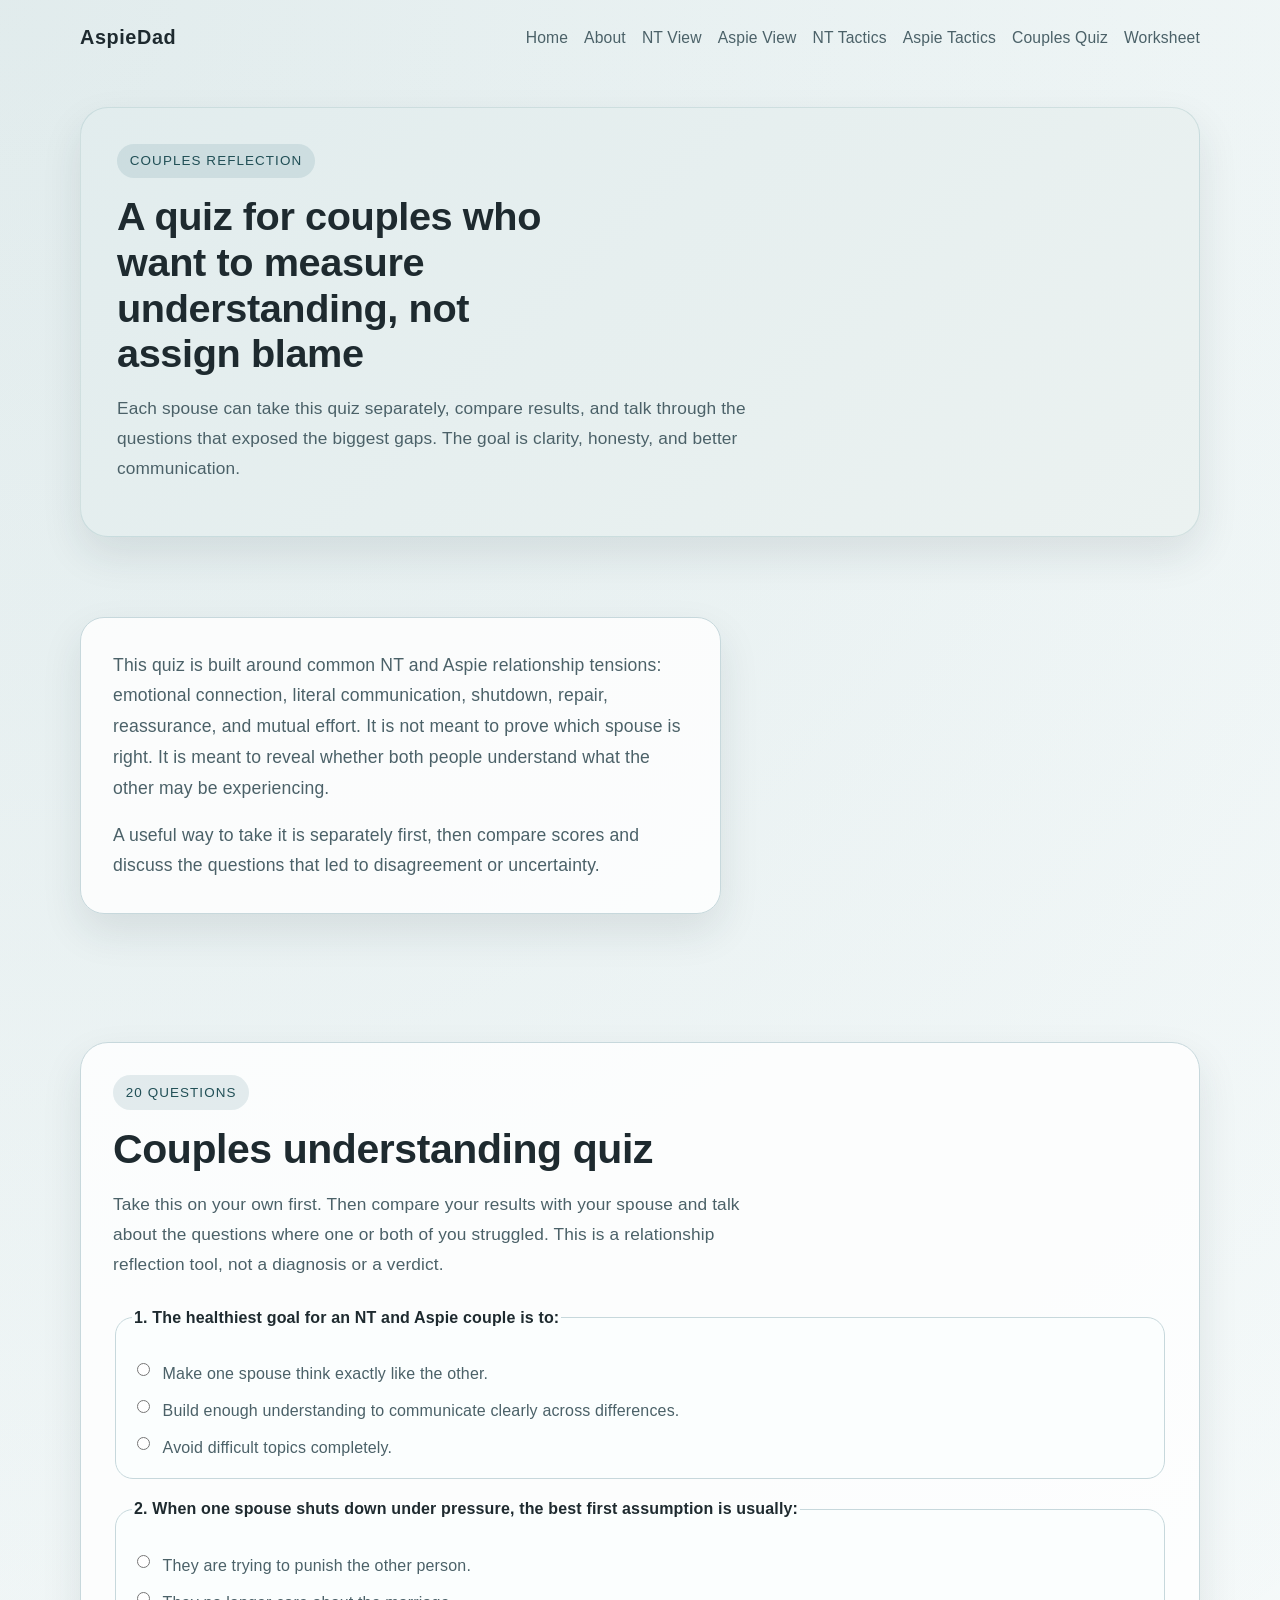
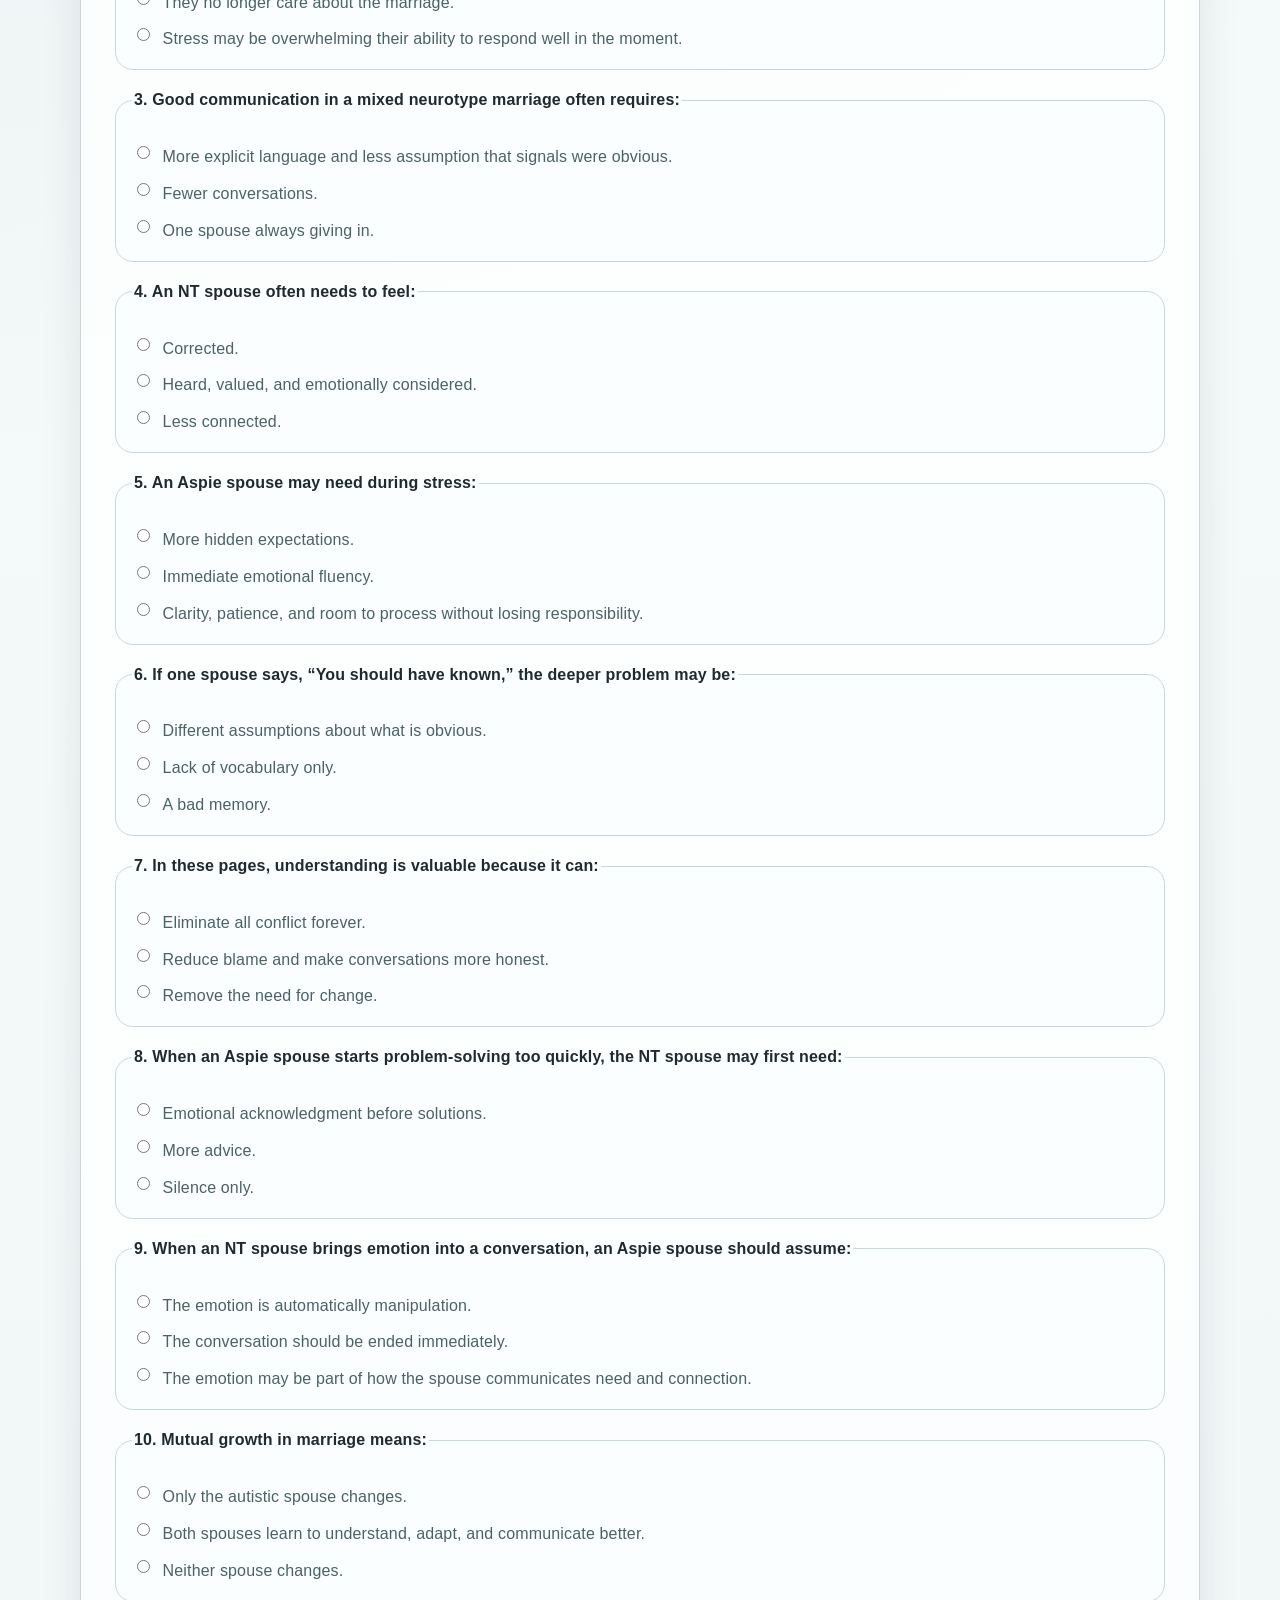
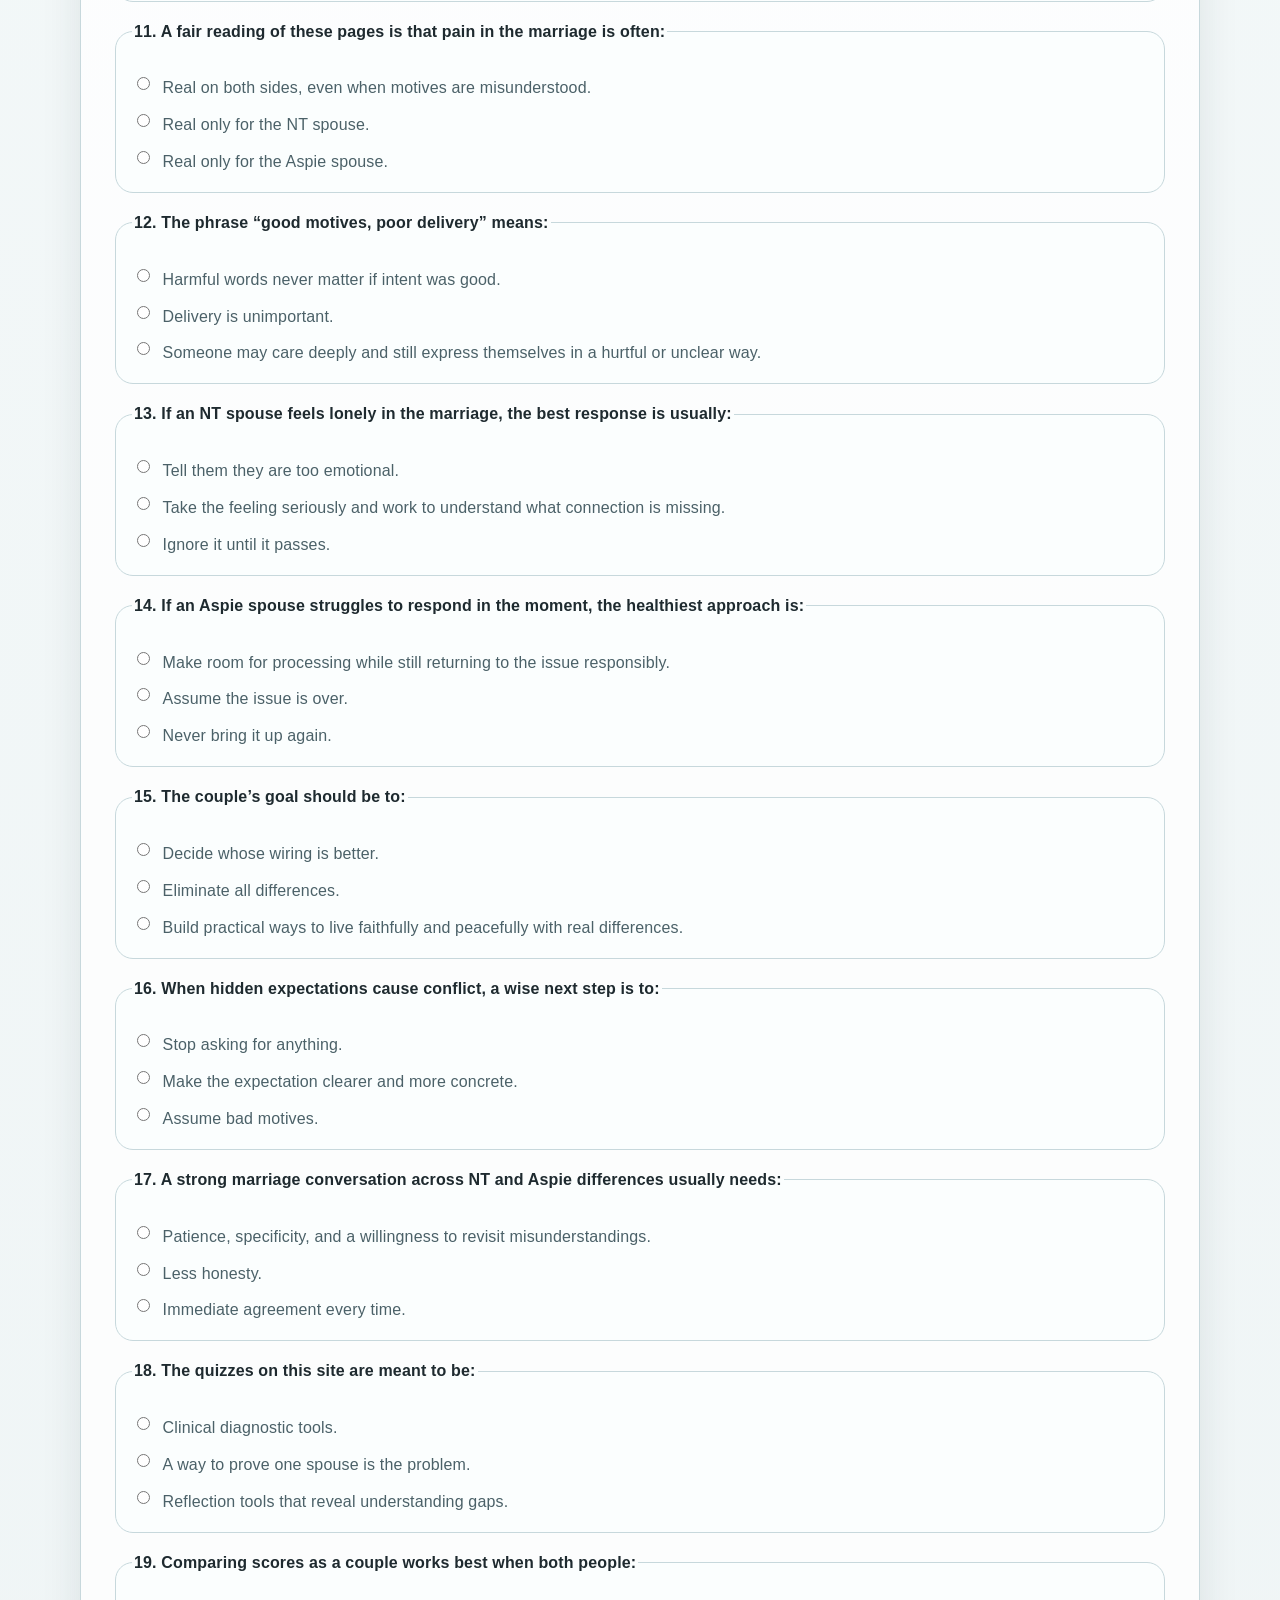
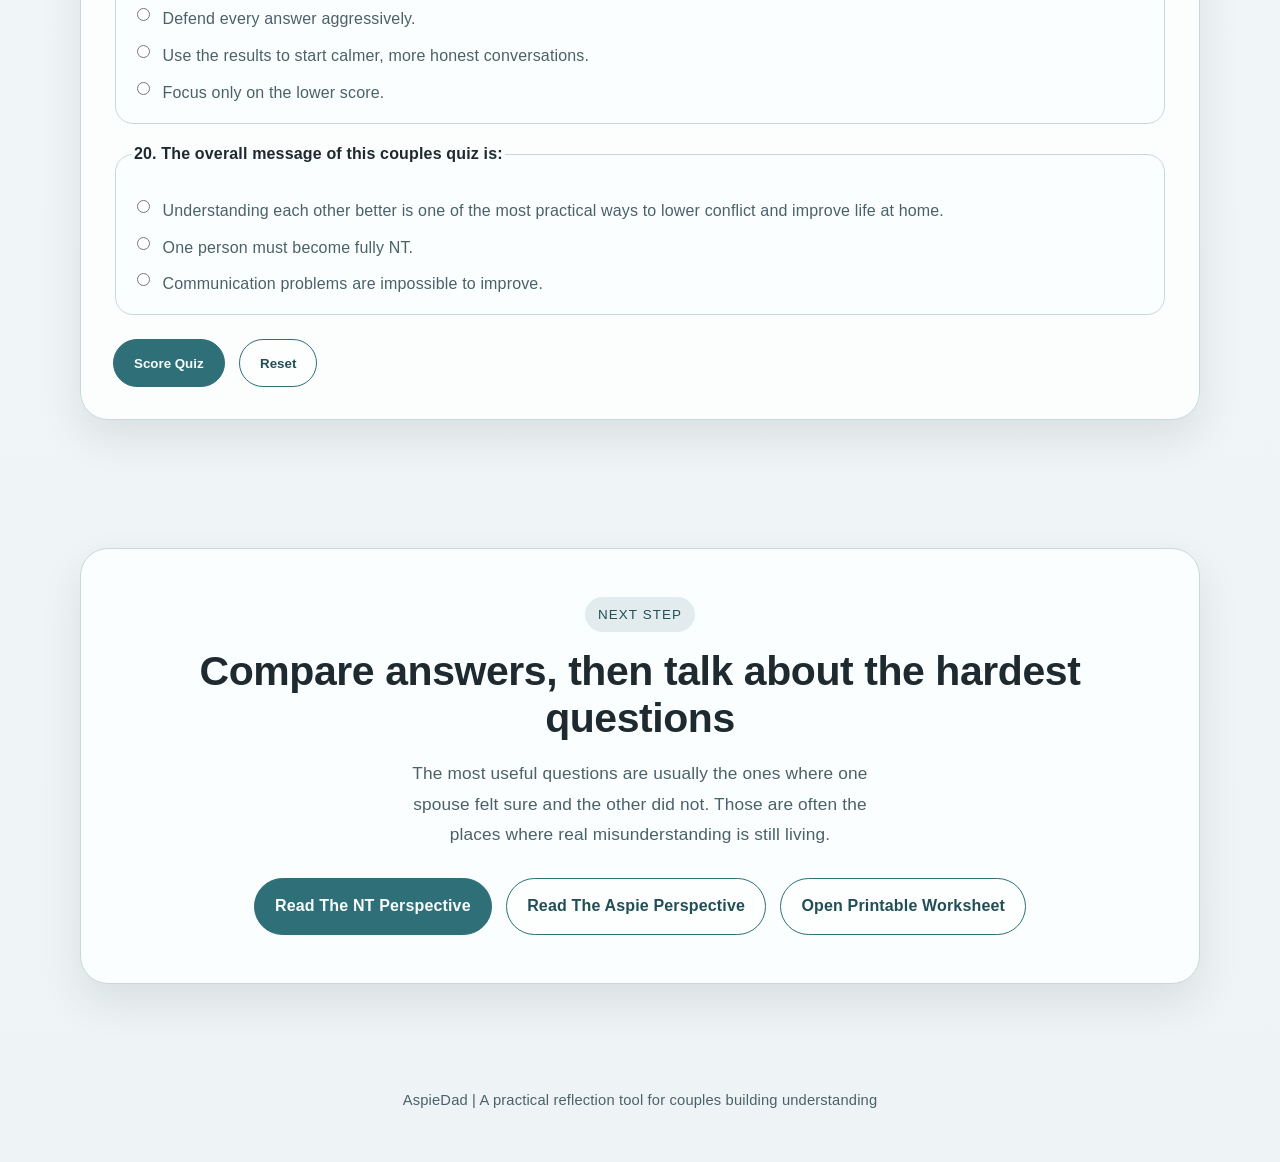
<file: couples-quiz.html>
<!DOCTYPE html>
<html lang="en">
<head>
  <meta charset="UTF-8">
  <meta name="viewport" content="width=device-width, initial-scale=1.0">
  <title>Couples Quiz | AspieDad</title>
  <link rel="stylesheet" href="styles.css">
</head>
<body>
  <header class="site-shell">
    <div class="topbar">
      <a href="index.html" class="brand">AspieDad</a>
      <nav class="nav" aria-label="Primary">
        <a href="index.html">Home</a>
        <a href="about.html">About</a>
        <a href="aspie-from-nt.html">NT View</a>
        <a href="nt-from-aspie.html">Aspie View</a>
        <a href="effective-nt-tactics.html">NT Tactics</a>
        <a href="effective-aspie-tactics.html">Aspie Tactics</a>
        <a href="couples-quiz.html">Couples Quiz</a>
        <a href="couples-worksheet.html">Worksheet</a>
      </nav>
    </div>
  </header>

  <section class="page-hero">
    <div class="site-shell">
      <div class="hero-panel">
        <span class="eyebrow">Couples Reflection</span>
        <h1>A quiz for couples who want to measure understanding, not assign blame</h1>
        <p class="prose">Each spouse can take this quiz separately, compare results, and talk through the questions that exposed the biggest gaps. The goal is clarity, honesty, and better communication.</p>
      </div>
    </div>
  </section>

  <main class="site-shell">
    <section>
      <div class="story-block prose">
        <p>This quiz is built around common NT and Aspie relationship tensions: emotional connection, literal communication, shutdown, repair, reassurance, and mutual effort. It is not meant to prove which spouse is right. It is meant to reveal whether both people understand what the other may be experiencing.</p>
        <p>A useful way to take it is separately first, then compare scores and discuss the questions that led to disagreement or uncertainty.</p>
      </div>
    </section>

    <section data-quiz>
      <div class="quiz-panel">
        <span class="eyebrow">20 Questions</span>
        <h2>Couples understanding quiz</h2>
        <p class="quiz-note">Take this on your own first. Then compare your results with your spouse and talk about the questions where one or both of you struggled. This is a relationship reflection tool, not a diagnosis or a verdict.</p>
        <form>
          <div class="quiz-list">
            <fieldset class="quiz-question" data-answer="b" data-explanation="Healthy progress in a mixed neurotype marriage usually comes from understanding differences clearly enough to communicate across them, not from forcing sameness.">
              <legend>1. The healthiest goal for an NT and Aspie couple is to:</legend>
              <div class="quiz-options">
                <label><input type="radio" name="cq1" value="a"> Make one spouse think exactly like the other.</label>
                <label><input type="radio" name="cq1" value="b"> Build enough understanding to communicate clearly across differences.</label>
                <label><input type="radio" name="cq1" value="c"> Avoid difficult topics completely.</label>
              </div>
              <div class="quiz-feedback" data-feedback hidden></div>
            </fieldset>
            <fieldset class="quiz-question" data-answer="c" data-explanation="Shutdown can still be harmful, but a better starting assumption is often overload rather than malice. That makes repair more possible.">
              <legend>2. When one spouse shuts down under pressure, the best first assumption is usually:</legend>
              <div class="quiz-options">
                <label><input type="radio" name="cq2" value="a"> They are trying to punish the other person.</label>
                <label><input type="radio" name="cq2" value="b"> They no longer care about the marriage.</label>
                <label><input type="radio" name="cq2" value="c"> Stress may be overwhelming their ability to respond well in the moment.</label>
              </div>
              <div class="quiz-feedback" data-feedback hidden></div>
            </fieldset>
            <fieldset class="quiz-question" data-answer="a" data-explanation="Many conflicts grow because one spouse assumed something was obvious while the other needed it said directly and concretely.">
              <legend>3. Good communication in a mixed neurotype marriage often requires:</legend>
              <div class="quiz-options">
                <label><input type="radio" name="cq3" value="a"> More explicit language and less assumption that signals were obvious.</label>
                <label><input type="radio" name="cq3" value="b"> Fewer conversations.</label>
                <label><input type="radio" name="cq3" value="c"> One spouse always giving in.</label>
              </div>
              <div class="quiz-feedback" data-feedback hidden></div>
            </fieldset>
            <fieldset class="quiz-question" data-answer="b" data-explanation="NT spouses are often not asking for perfection. They are asking to feel emotionally considered and relationally seen.">
              <legend>4. An NT spouse often needs to feel:</legend>
              <div class="quiz-options">
                <label><input type="radio" name="cq4" value="a"> Corrected.</label>
                <label><input type="radio" name="cq4" value="b"> Heard, valued, and emotionally considered.</label>
                <label><input type="radio" name="cq4" value="c"> Less connected.</label>
              </div>
              <div class="quiz-feedback" data-feedback hidden></div>
            </fieldset>
            <fieldset class="quiz-question" data-answer="c" data-explanation="Processing space can be legitimate, but it should not become avoidance. The goal is room to process while still staying responsible to the relationship.">
              <legend>5. An Aspie spouse may need during stress:</legend>
              <div class="quiz-options">
                <label><input type="radio" name="cq5" value="a"> More hidden expectations.</label>
                <label><input type="radio" name="cq5" value="b"> Immediate emotional fluency.</label>
                <label><input type="radio" name="cq5" value="c"> Clarity, patience, and room to process without losing responsibility.</label>
              </div>
              <div class="quiz-feedback" data-feedback hidden></div>
            </fieldset>
            <fieldset class="quiz-question" data-answer="a" data-explanation="The phrase usually points to different internal assumptions about what should have been obvious, not necessarily to indifference.">
              <legend>6. If one spouse says, “You should have known,” the deeper problem may be:</legend>
              <div class="quiz-options">
                <label><input type="radio" name="cq6" value="a"> Different assumptions about what is obvious.</label>
                <label><input type="radio" name="cq6" value="b"> Lack of vocabulary only.</label>
                <label><input type="radio" name="cq6" value="c"> A bad memory.</label>
              </div>
              <div class="quiz-feedback" data-feedback hidden></div>
            </fieldset>
            <fieldset class="quiz-question" data-answer="b" data-explanation="Understanding does not erase pain, but it can lower personal attack, reduce blame, and make difficult conversations more honest and workable.">
              <legend>7. In these pages, understanding is valuable because it can:</legend>
              <div class="quiz-options">
                <label><input type="radio" name="cq7" value="a"> Eliminate all conflict forever.</label>
                <label><input type="radio" name="cq7" value="b"> Reduce blame and make conversations more honest.</label>
                <label><input type="radio" name="cq7" value="c"> Remove the need for change.</label>
              </div>
              <div class="quiz-feedback" data-feedback hidden></div>
            </fieldset>
            <fieldset class="quiz-question" data-answer="a" data-explanation="Solutions often land better after emotional acknowledgment. Many NT spouses first need to know their feelings have been heard.">
              <legend>8. When an Aspie spouse starts problem-solving too quickly, the NT spouse may first need:</legend>
              <div class="quiz-options">
                <label><input type="radio" name="cq8" value="a"> Emotional acknowledgment before solutions.</label>
                <label><input type="radio" name="cq8" value="b"> More advice.</label>
                <label><input type="radio" name="cq8" value="c"> Silence only.</label>
              </div>
              <div class="quiz-feedback" data-feedback hidden></div>
            </fieldset>
            <fieldset class="quiz-question" data-answer="c" data-explanation="Emotion in NT communication is often part of how need, hurt, longing, and connection are expressed. It should not be dismissed automatically as manipulation.">
              <legend>9. When an NT spouse brings emotion into a conversation, an Aspie spouse should assume:</legend>
              <div class="quiz-options">
                <label><input type="radio" name="cq9" value="a"> The emotion is automatically manipulation.</label>
                <label><input type="radio" name="cq9" value="b"> The conversation should be ended immediately.</label>
                <label><input type="radio" name="cq9" value="c"> The emotion may be part of how the spouse communicates need and connection.</label>
              </div>
              <div class="quiz-feedback" data-feedback hidden></div>
            </fieldset>
            <fieldset class="quiz-question" data-answer="b" data-explanation="Healthy adaptation cannot sit on one spouse alone. Both people usually need to grow in understanding and response.">
              <legend>10. Mutual growth in marriage means:</legend>
              <div class="quiz-options">
                <label><input type="radio" name="cq10" value="a"> Only the autistic spouse changes.</label>
                <label><input type="radio" name="cq10" value="b"> Both spouses learn to understand, adapt, and communicate better.</label>
                <label><input type="radio" name="cq10" value="c"> Neither spouse changes.</label>
              </div>
              <div class="quiz-feedback" data-feedback hidden></div>
            </fieldset>
            <fieldset class="quiz-question" data-answer="a" data-explanation="One of the site’s core themes is that both spouses can be hurting at the same time, even while misunderstanding each other’s motives.">
              <legend>11. A fair reading of these pages is that pain in the marriage is often:</legend>
              <div class="quiz-options">
                <label><input type="radio" name="cq11" value="a"> Real on both sides, even when motives are misunderstood.</label>
                <label><input type="radio" name="cq11" value="b"> Real only for the NT spouse.</label>
                <label><input type="radio" name="cq11" value="c"> Real only for the Aspie spouse.</label>
              </div>
              <div class="quiz-feedback" data-feedback hidden></div>
            </fieldset>
            <fieldset class="quiz-question" data-answer="c" data-explanation="Intent matters, but delivery matters too. Love can be present while the message still lands as cold, sharp, or dismissive.">
              <legend>12. The phrase “good motives, poor delivery” means:</legend>
              <div class="quiz-options">
                <label><input type="radio" name="cq12" value="a"> Harmful words never matter if intent was good.</label>
                <label><input type="radio" name="cq12" value="b"> Delivery is unimportant.</label>
                <label><input type="radio" name="cq12" value="c"> Someone may care deeply and still express themselves in a hurtful or unclear way.</label>
              </div>
              <div class="quiz-feedback" data-feedback hidden></div>
            </fieldset>
            <fieldset class="quiz-question" data-answer="b" data-explanation="Emotional loneliness should be taken seriously. It often points to a real connection gap that needs language, effort, and repair.">
              <legend>13. If an NT spouse feels lonely in the marriage, the best response is usually:</legend>
              <div class="quiz-options">
                <label><input type="radio" name="cq13" value="a"> Tell them they are too emotional.</label>
                <label><input type="radio" name="cq13" value="b"> Take the feeling seriously and work to understand what connection is missing.</label>
                <label><input type="radio" name="cq13" value="c"> Ignore it until it passes.</label>
              </div>
              <div class="quiz-feedback" data-feedback hidden></div>
            </fieldset>
            <fieldset class="quiz-question" data-answer="a" data-explanation="Processing space becomes healthy when it leads back into responsible follow-up, not when it silently leaves the other spouse carrying the issue alone.">
              <legend>14. If an Aspie spouse struggles to respond in the moment, the healthiest approach is:</legend>
              <div class="quiz-options">
                <label><input type="radio" name="cq14" value="a"> Make room for processing while still returning to the issue responsibly.</label>
                <label><input type="radio" name="cq14" value="b"> Assume the issue is over.</label>
                <label><input type="radio" name="cq14" value="c"> Never bring it up again.</label>
              </div>
              <div class="quiz-feedback" data-feedback hidden></div>
            </fieldset>
            <fieldset class="quiz-question" data-answer="c" data-explanation="The site’s goal is not sameness or hierarchy. It is practical peace, faithfulness, and better family life in the presence of real differences.">
              <legend>15. The couple’s goal should be to:</legend>
              <div class="quiz-options">
                <label><input type="radio" name="cq15" value="a"> Decide whose wiring is better.</label>
                <label><input type="radio" name="cq15" value="b"> Eliminate all differences.</label>
                <label><input type="radio" name="cq15" value="c"> Build practical ways to live faithfully and peacefully with real differences.</label>
              </div>
              <div class="quiz-feedback" data-feedback hidden></div>
            </fieldset>
            <fieldset class="quiz-question" data-answer="b" data-explanation="Hidden expectations often become less destructive when they are turned into clear, concrete, discussable requests.">
              <legend>16. When hidden expectations cause conflict, a wise next step is to:</legend>
              <div class="quiz-options">
                <label><input type="radio" name="cq16" value="a"> Stop asking for anything.</label>
                <label><input type="radio" name="cq16" value="b"> Make the expectation clearer and more concrete.</label>
                <label><input type="radio" name="cq16" value="c"> Assume bad motives.</label>
              </div>
              <div class="quiz-feedback" data-feedback hidden></div>
            </fieldset>
            <fieldset class="quiz-question" data-answer="a" data-explanation="These conversations often improve through patience, specificity, and a willingness to revisit misunderstanding instead of declaring failure too early.">
              <legend>17. A strong marriage conversation across NT and Aspie differences usually needs:</legend>
              <div class="quiz-options">
                <label><input type="radio" name="cq17" value="a"> Patience, specificity, and a willingness to revisit misunderstandings.</label>
                <label><input type="radio" name="cq17" value="b"> Less honesty.</label>
                <label><input type="radio" name="cq17" value="c"> Immediate agreement every time.</label>
              </div>
              <div class="quiz-feedback" data-feedback hidden></div>
            </fieldset>
            <fieldset class="quiz-question" data-answer="c" data-explanation="The quizzes are reflection tools. They are meant to expose where understanding is weak so couples can talk more productively.">
              <legend>18. The quizzes on this site are meant to be:</legend>
              <div class="quiz-options">
                <label><input type="radio" name="cq18" value="a"> Clinical diagnostic tools.</label>
                <label><input type="radio" name="cq18" value="b"> A way to prove one spouse is the problem.</label>
                <label><input type="radio" name="cq18" value="c"> Reflection tools that reveal understanding gaps.</label>
              </div>
              <div class="quiz-feedback" data-feedback hidden></div>
            </fieldset>
            <fieldset class="quiz-question" data-answer="b" data-explanation="The most useful use of the results is to start calmer and more honest conversations, not to weaponize a lower score.">
              <legend>19. Comparing scores as a couple works best when both people:</legend>
              <div class="quiz-options">
                <label><input type="radio" name="cq19" value="a"> Defend every answer aggressively.</label>
                <label><input type="radio" name="cq19" value="b"> Use the results to start calmer, more honest conversations.</label>
                <label><input type="radio" name="cq19" value="c"> Focus only on the lower score.</label>
              </div>
              <div class="quiz-feedback" data-feedback hidden></div>
            </fieldset>
            <fieldset class="quiz-question" data-answer="a" data-explanation="The practical aim is better understanding that lowers conflict and improves home life, even if progress is gradual.">
              <legend>20. The overall message of this couples quiz is:</legend>
              <div class="quiz-options">
                <label><input type="radio" name="cq20" value="a"> Understanding each other better is one of the most practical ways to lower conflict and improve life at home.</label>
                <label><input type="radio" name="cq20" value="b"> One person must become fully NT.</label>
                <label><input type="radio" name="cq20" value="c"> Communication problems are impossible to improve.</label>
              </div>
              <div class="quiz-feedback" data-feedback hidden></div>
            </fieldset>
          </div>
          <div class="quiz-actions">
            <button class="button button-primary" type="submit">Score Quiz</button>
            <button class="button button-secondary" type="button" data-quiz-reset>Reset</button>
          </div>
        </form>
        <div class="quiz-result" data-quiz-result hidden></div>
      </div>
    </section>

    <section class="closing">
      <div class="closing-panel">
        <span class="eyebrow">Next Step</span>
        <h2>Compare answers, then talk about the hardest questions</h2>
        <p>The most useful questions are usually the ones where one spouse felt sure and the other did not. Those are often the places where real misunderstanding is still living.</p>
        <div class="button-row" style="justify-content:center;">
          <a class="button button-primary" href="aspie-from-nt.html">Read The NT Perspective</a>
          <a class="button button-secondary" href="nt-from-aspie.html">Read The Aspie Perspective</a>
          <a class="button button-secondary" href="couples-worksheet.html">Open Printable Worksheet</a>
        </div>
      </div>
    </section>
  </main>

  <footer class="site-shell">
    AspieDad | A practical reflection tool for couples building understanding
  </footer>
  <script src="script.js"></script>
</body>
</html>
</file>
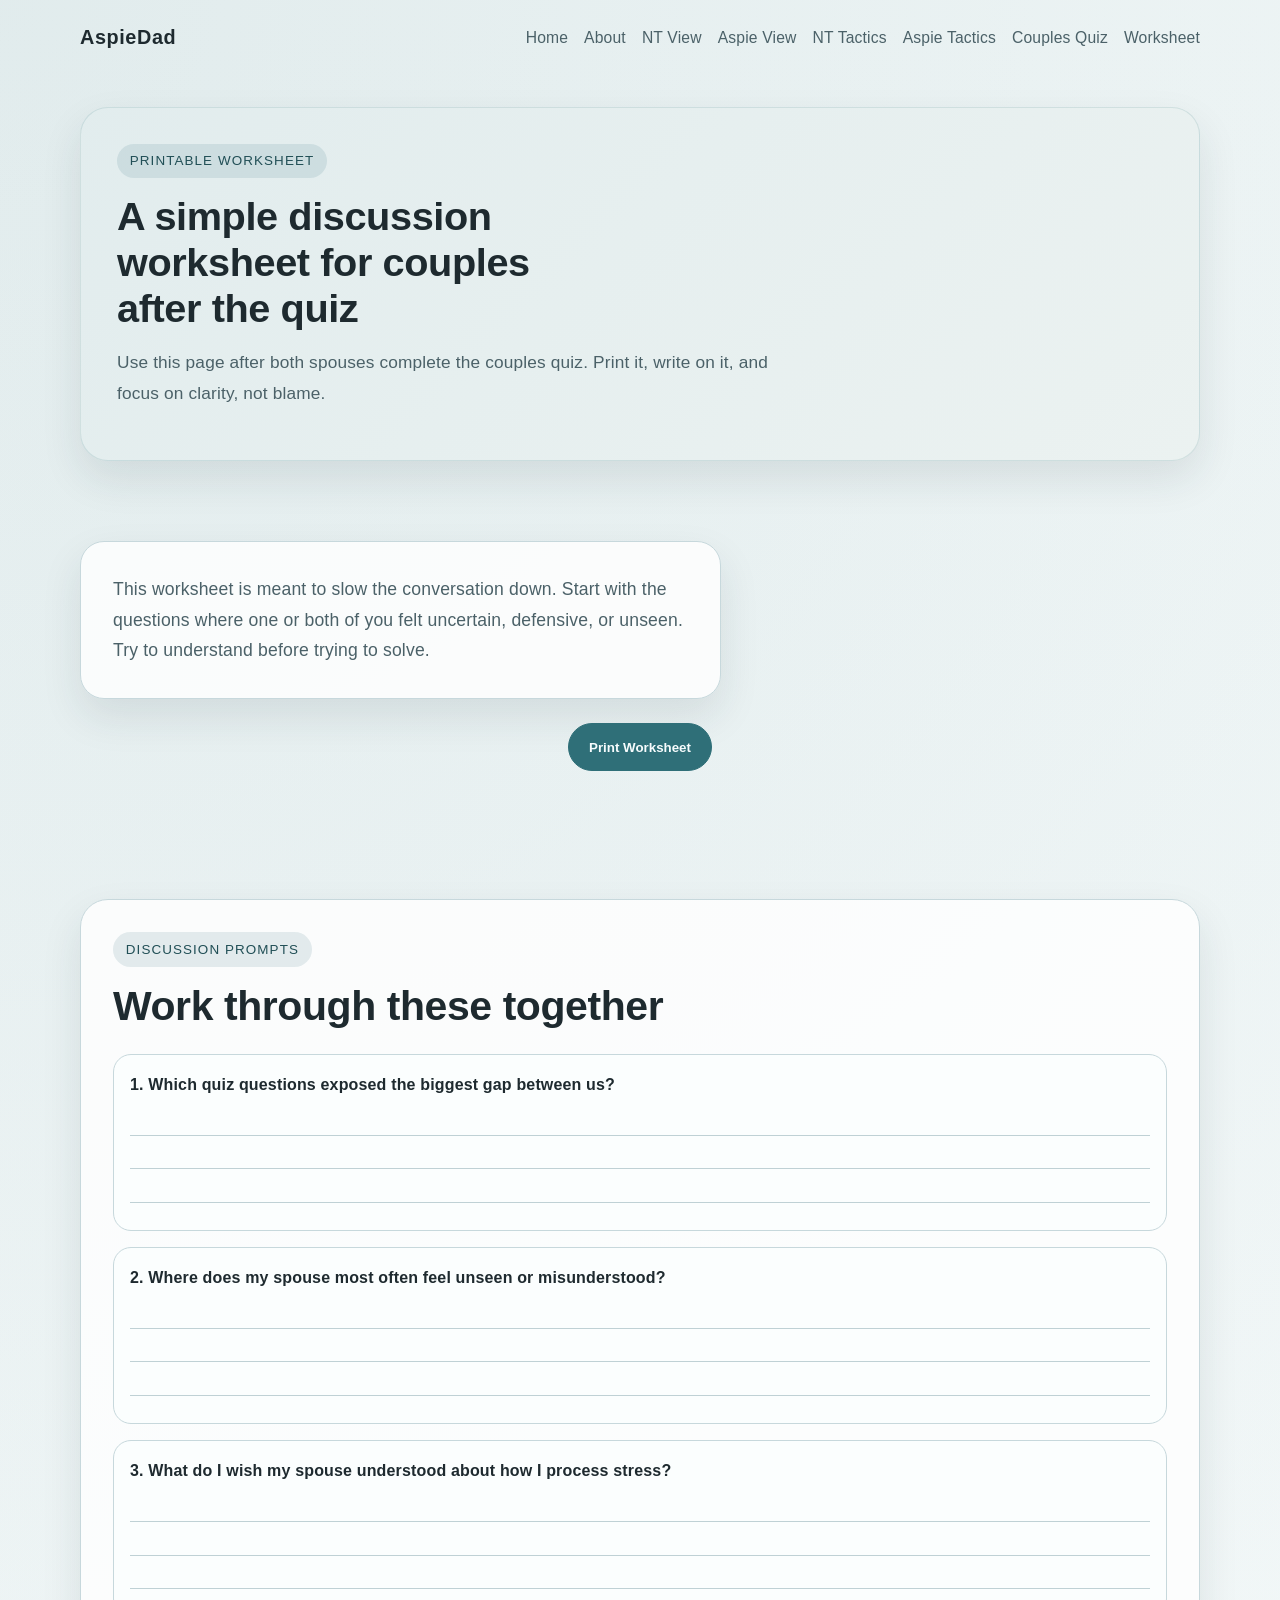
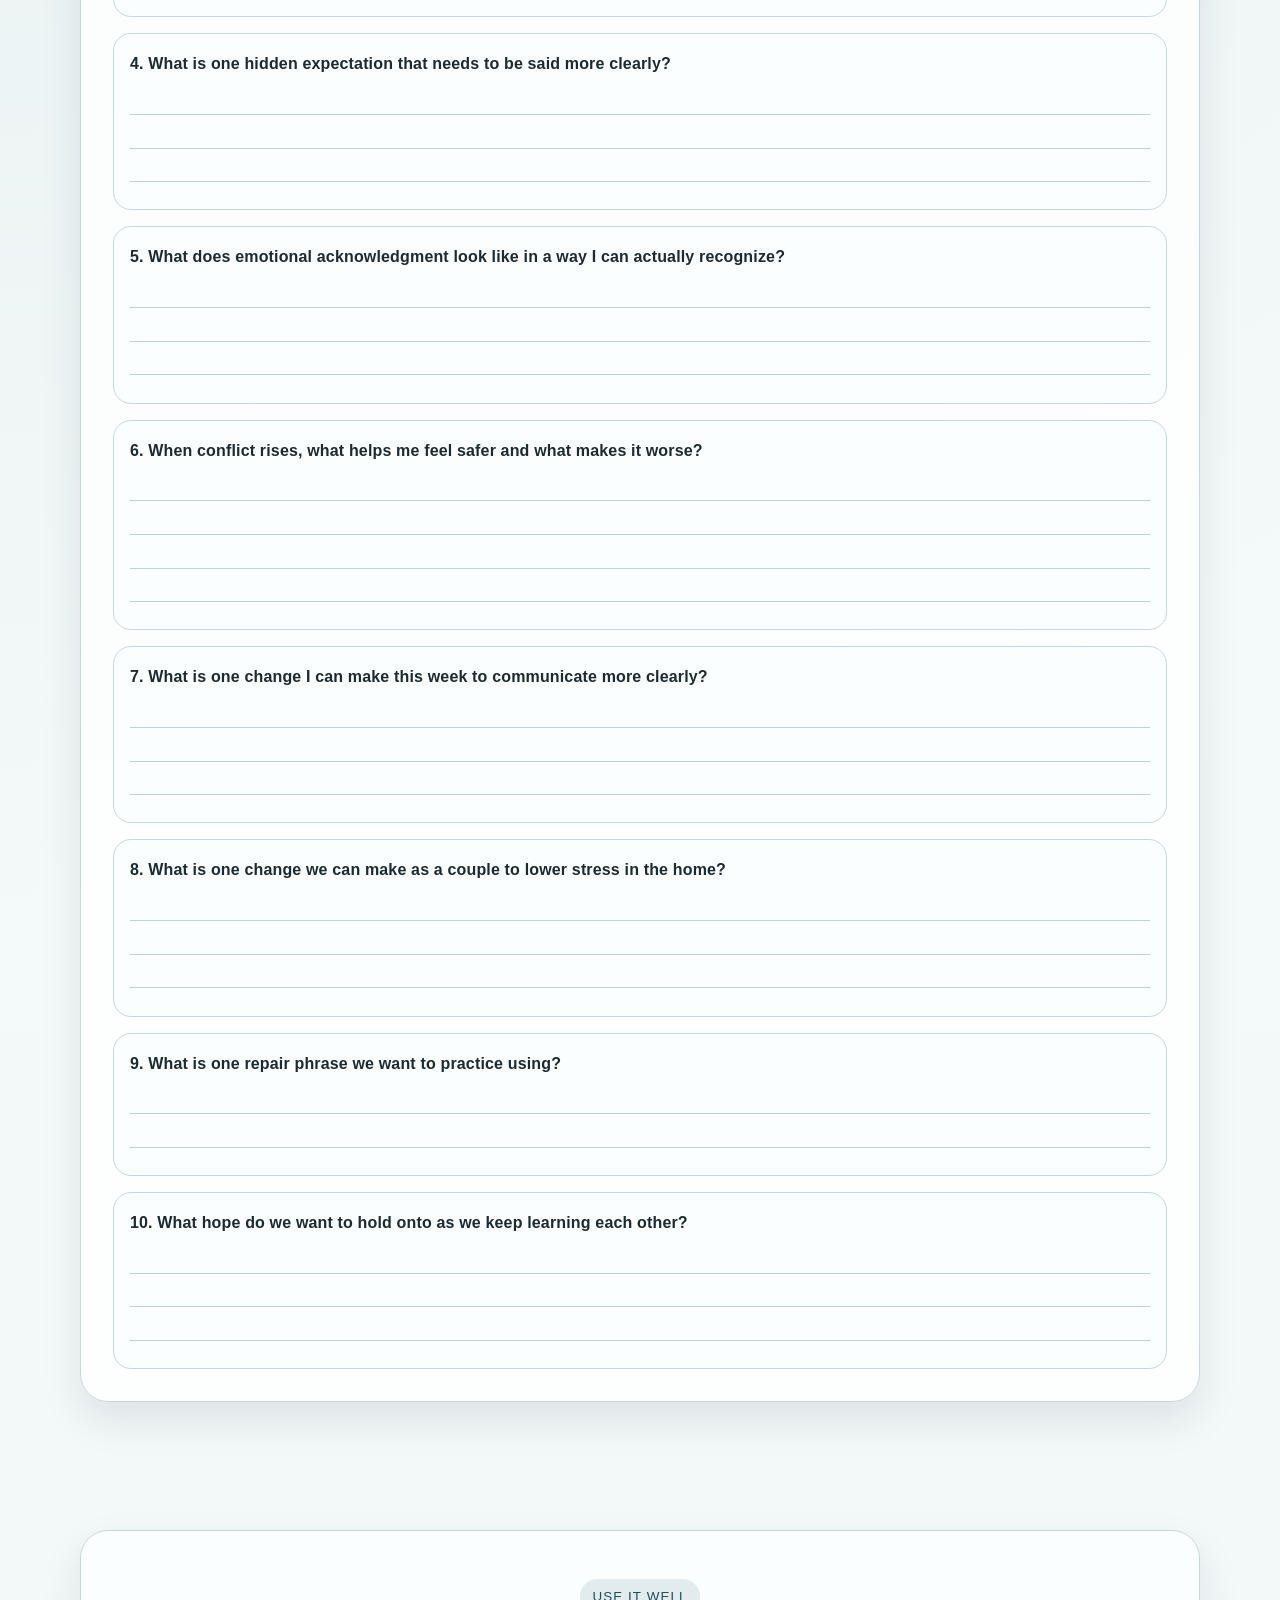
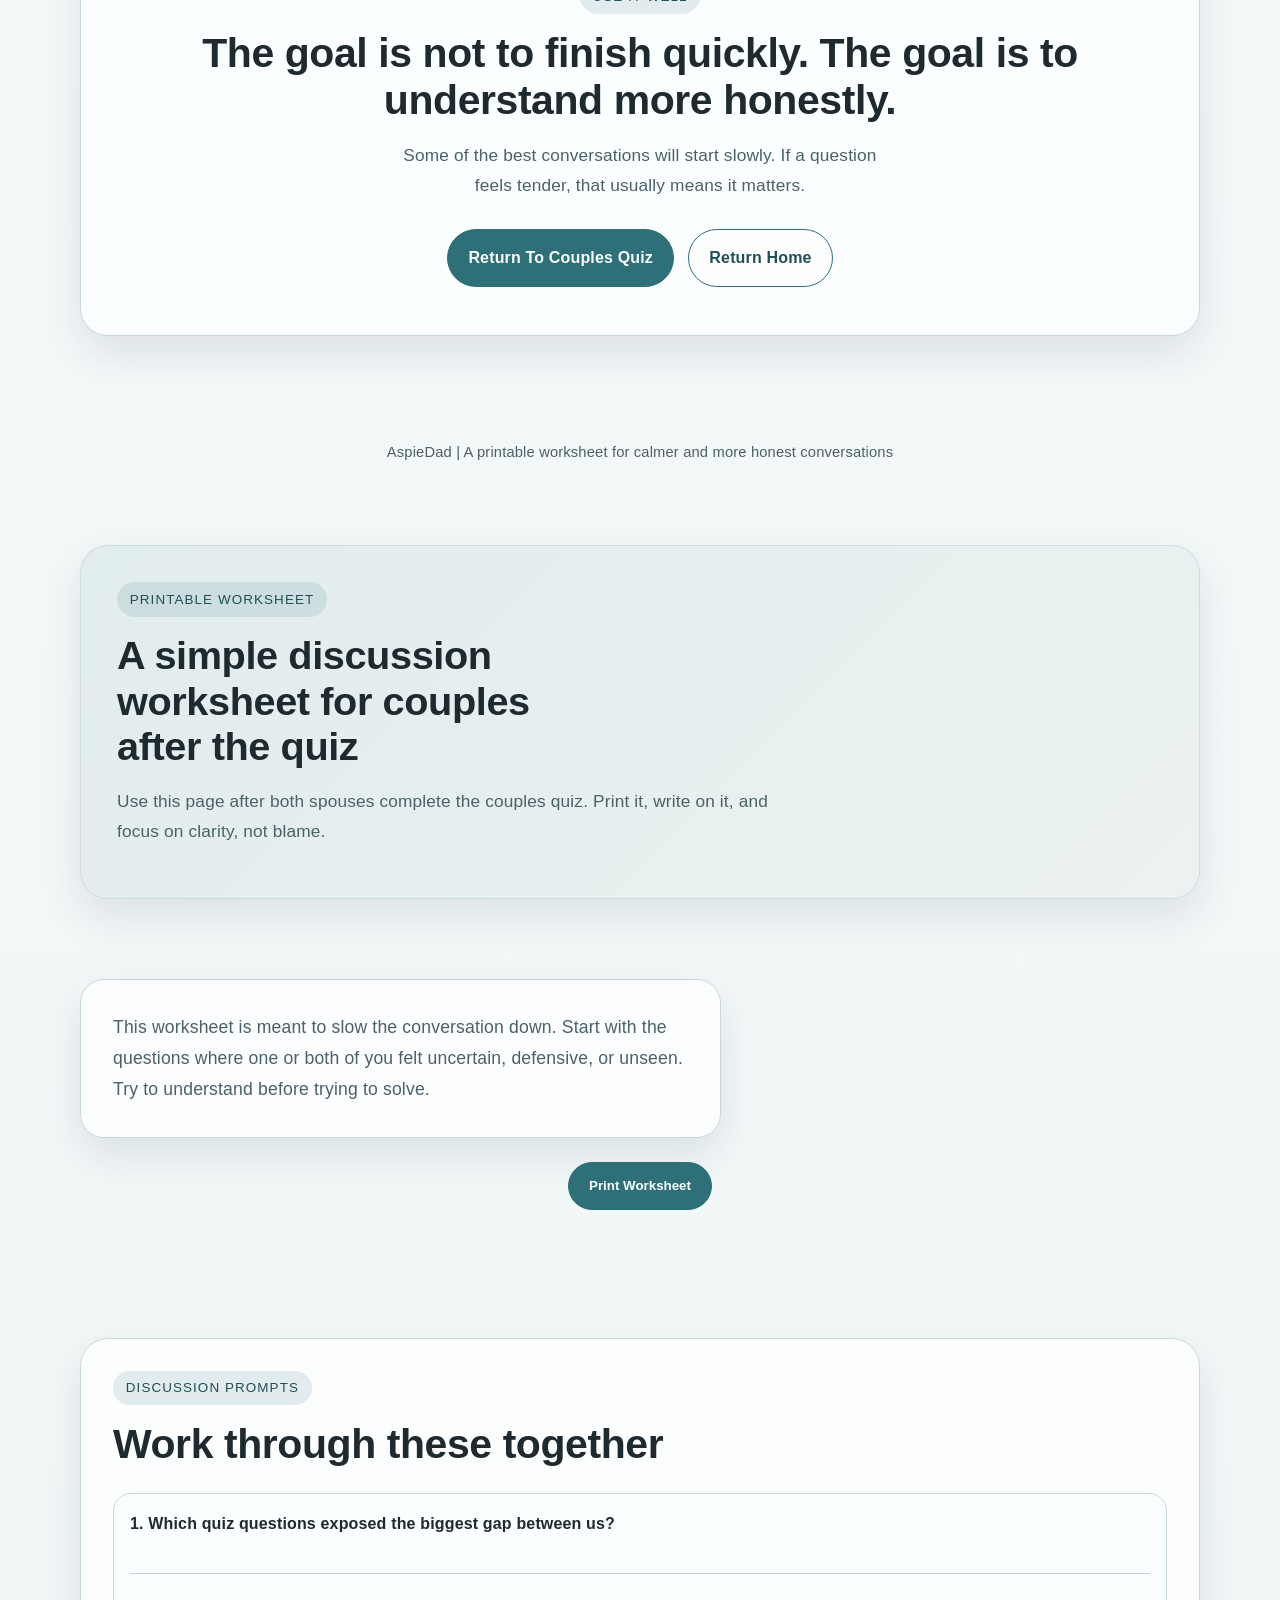
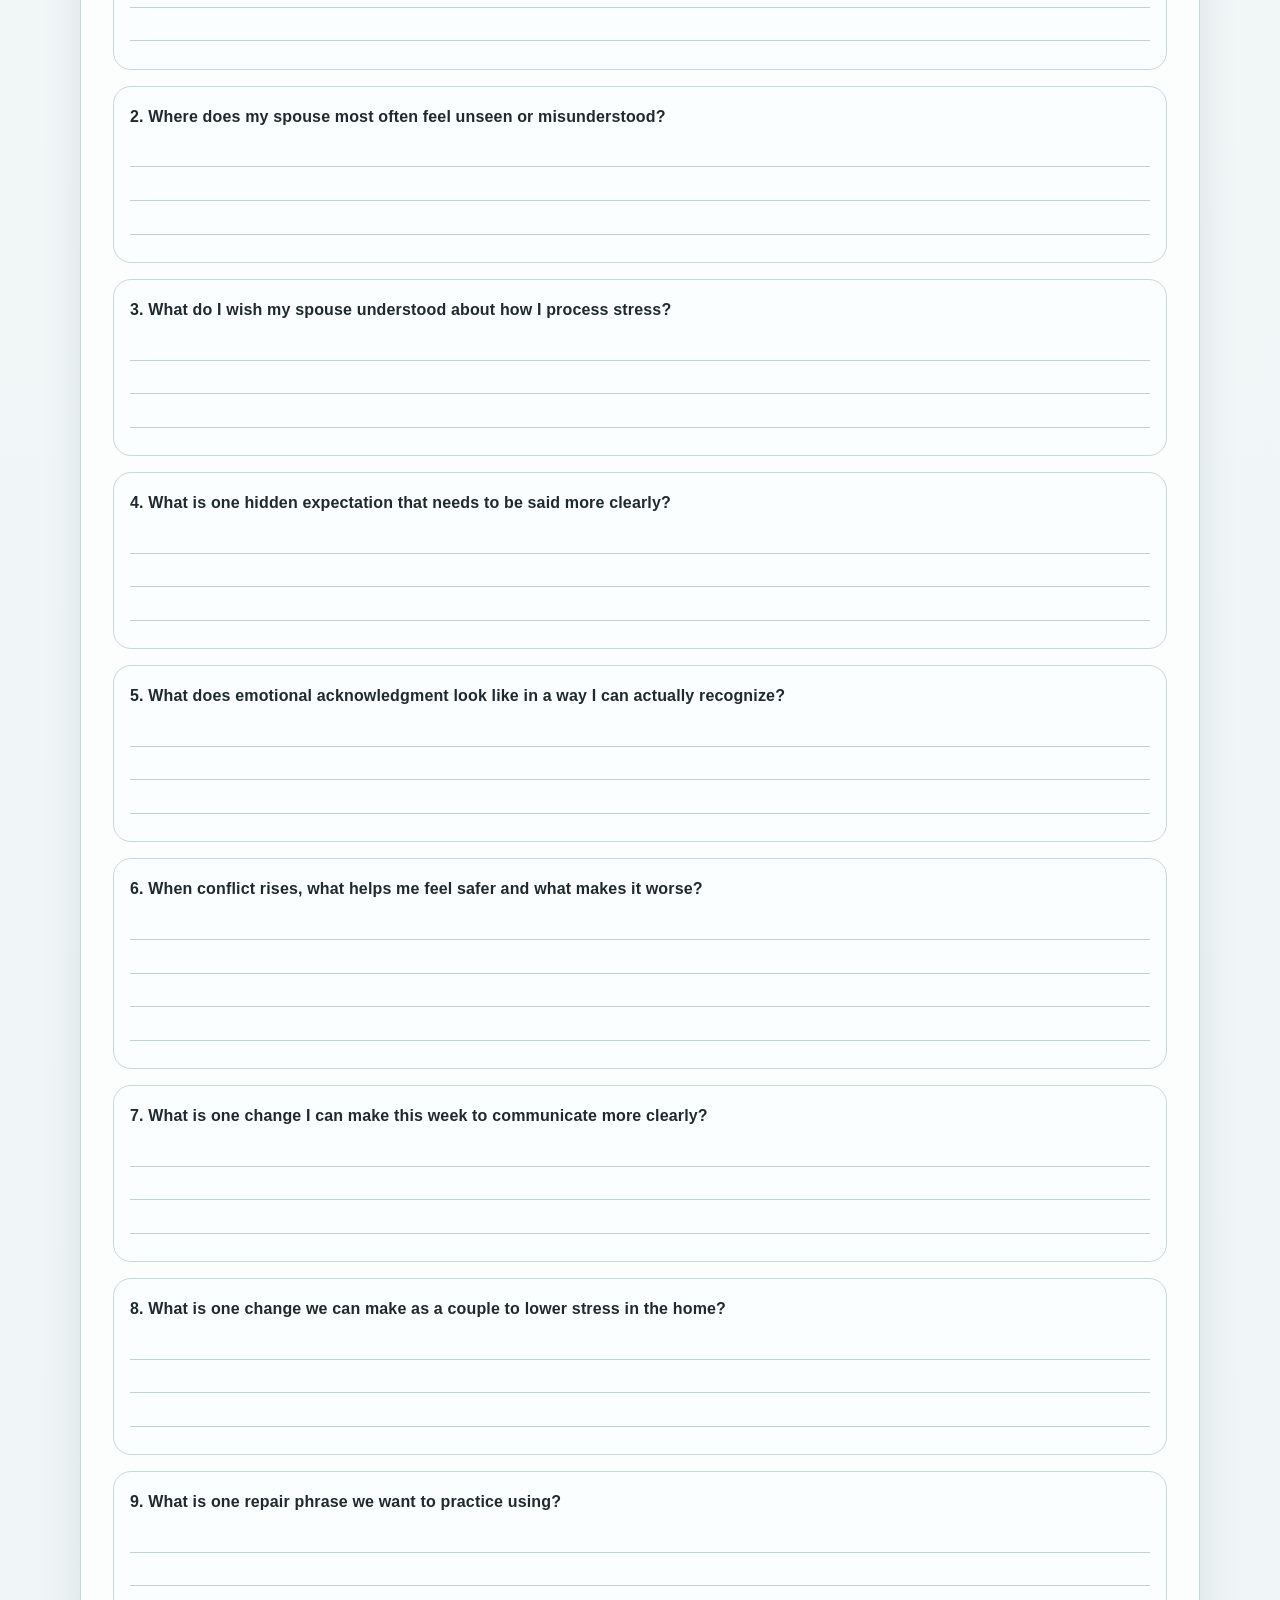
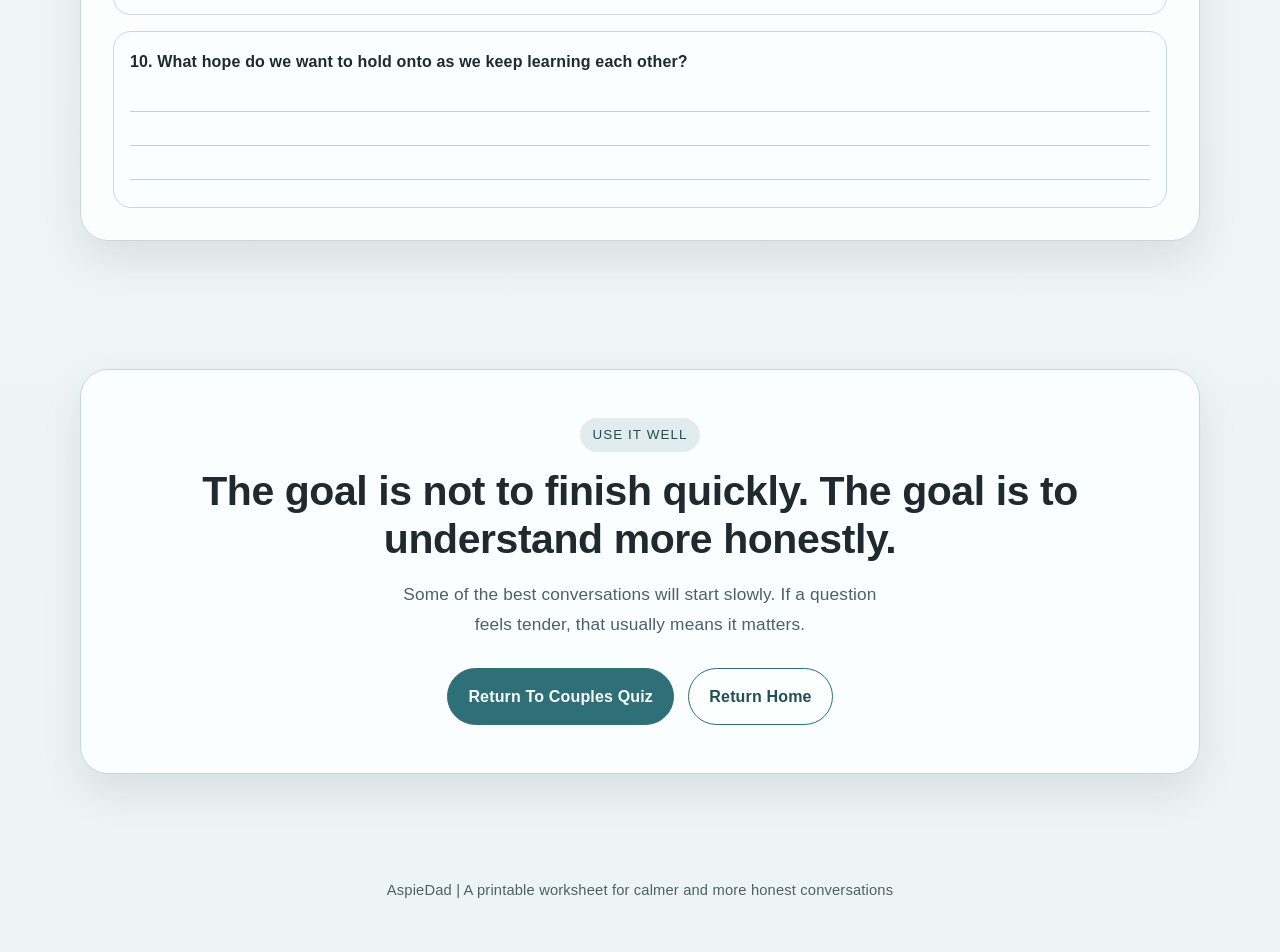
<file: couples-worksheet.html>
<!DOCTYPE html>
<html lang="en">
<head>
  <meta charset="UTF-8">
  <meta name="viewport" content="width=device-width, initial-scale=1.0">
  <title>Couples Discussion Worksheet | AspieDad</title>
  <link rel="stylesheet" href="styles.css">
</head>
<body>
  <header class="site-shell">
    <div class="topbar">
      <a href="index.html" class="brand">AspieDad</a>
      <nav class="nav" aria-label="Primary">
        <a href="index.html">Home</a>
        <a href="about.html">About</a>
        <a href="aspie-from-nt.html">NT View</a>
        <a href="nt-from-aspie.html">Aspie View</a>
        <a href="effective-nt-tactics.html">NT Tactics</a>
        <a href="effective-aspie-tactics.html">Aspie Tactics</a>
        <a href="couples-quiz.html">Couples Quiz</a>
        <a href="couples-worksheet.html">Worksheet</a>
      </nav>
    </div>
  </header>

  <section class="page-hero">
    <div class="site-shell">
      <div class="hero-panel">
        <span class="eyebrow">Printable Worksheet</span>
        <h1>A simple discussion worksheet for couples after the quiz</h1>
        <p class="prose">Use this page after both spouses complete the couples quiz. Print it, write on it, and focus on clarity, not blame.</p>
      </div>
    </div>
  </section>

  <main class="site-shell">
    <section>
      <div class="story-block prose">
        <p>This worksheet is meant to slow the conversation down. Start with the questions where one or both of you felt uncertain, defensive, or unseen. Try to understand before trying to solve.</p>
      </div>
      <div class="print-actions">
        <button class="button button-primary" type="button" onclick="window.print()">Print Worksheet</button>
      </div>
    </section>

    <section>
      <div class="quiz-panel">
        <span class="eyebrow">Discussion Prompts</span>
        <h2>Work through these together</h2>
        <div class="worksheet-list">
          <div class="worksheet-item">
            <strong>1. Which quiz questions exposed the biggest gap between us?</strong>
            <div class="worksheet-lines">
              <span class="worksheet-line"></span>
              <span class="worksheet-line"></span>
              <span class="worksheet-line"></span>
            </div>
          </div>
          <div class="worksheet-item">
            <strong>2. Where does my spouse most often feel unseen or misunderstood?</strong>
            <div class="worksheet-lines">
              <span class="worksheet-line"></span>
              <span class="worksheet-line"></span>
              <span class="worksheet-line"></span>
            </div>
          </div>
          <div class="worksheet-item">
            <strong>3. What do I wish my spouse understood about how I process stress?</strong>
            <div class="worksheet-lines">
              <span class="worksheet-line"></span>
              <span class="worksheet-line"></span>
              <span class="worksheet-line"></span>
            </div>
          </div>
          <div class="worksheet-item">
            <strong>4. What is one hidden expectation that needs to be said more clearly?</strong>
            <div class="worksheet-lines">
              <span class="worksheet-line"></span>
              <span class="worksheet-line"></span>
              <span class="worksheet-line"></span>
            </div>
          </div>
          <div class="worksheet-item">
            <strong>5. What does emotional acknowledgment look like in a way I can actually recognize?</strong>
            <div class="worksheet-lines">
              <span class="worksheet-line"></span>
              <span class="worksheet-line"></span>
              <span class="worksheet-line"></span>
            </div>
          </div>
          <div class="worksheet-item">
            <strong>6. When conflict rises, what helps me feel safer and what makes it worse?</strong>
            <div class="worksheet-lines">
              <span class="worksheet-line"></span>
              <span class="worksheet-line"></span>
              <span class="worksheet-line"></span>
              <span class="worksheet-line"></span>
            </div>
          </div>
          <div class="worksheet-item">
            <strong>7. What is one change I can make this week to communicate more clearly?</strong>
            <div class="worksheet-lines">
              <span class="worksheet-line"></span>
              <span class="worksheet-line"></span>
              <span class="worksheet-line"></span>
            </div>
          </div>
          <div class="worksheet-item">
            <strong>8. What is one change we can make as a couple to lower stress in the home?</strong>
            <div class="worksheet-lines">
              <span class="worksheet-line"></span>
              <span class="worksheet-line"></span>
              <span class="worksheet-line"></span>
            </div>
          </div>
          <div class="worksheet-item">
            <strong>9. What is one repair phrase we want to practice using?</strong>
            <div class="worksheet-lines">
              <span class="worksheet-line"></span>
              <span class="worksheet-line"></span>
            </div>
          </div>
          <div class="worksheet-item">
            <strong>10. What hope do we want to hold onto as we keep learning each other?</strong>
            <div class="worksheet-lines">
              <span class="worksheet-line"></span>
              <span class="worksheet-line"></span>
              <span class="worksheet-line"></span>
            </div>
          </div>
        </div>
      </div>
    </section>

    <section class="closing">
      <div class="closing-panel">
        <span class="eyebrow">Use It Well</span>
        <h2>The goal is not to finish quickly. The goal is to understand more honestly.</h2>
        <p>Some of the best conversations will start slowly. If a question feels tender, that usually means it matters.</p>
        <div class="button-row" style="justify-content:center;">
          <a class="button button-primary" href="couples-quiz.html">Return To Couples Quiz</a>
          <a class="button button-secondary" href="index.html">Return Home</a>
        </div>
      </div>
    </section>
  </main>

  <footer class="site-shell">
    AspieDad | A printable worksheet for calmer and more honest conversations
  </footer>
</body>
</html>
    </div>
  </header>

  <section class="page-hero">
    <div class="site-shell">
      <div class="hero-panel">
        <span class="eyebrow">Printable Worksheet</span>
        <h1>A simple discussion worksheet for couples after the quiz</h1>
        <p class="prose">Use this page after both spouses complete the couples quiz. Print it, write on it, and focus on clarity, not blame.</p>
      </div>
    </div>
  </section>

  <main class="site-shell">
    <section>
      <div class="story-block prose">
        <p>This worksheet is meant to slow the conversation down. Start with the questions where one or both of you felt uncertain, defensive, or unseen. Try to understand before trying to solve.</p>
      </div>
      <div class="print-actions">
        <button class="button button-primary" type="button" onclick="window.print()">Print Worksheet</button>
      </div>
    </section>

    <section>
      <div class="quiz-panel">
        <span class="eyebrow">Discussion Prompts</span>
        <h2>Work through these together</h2>
        <div class="worksheet-list">
          <div class="worksheet-item">
            <strong>1. Which quiz questions exposed the biggest gap between us?</strong>
            <div class="worksheet-lines">
              <span class="worksheet-line"></span>
              <span class="worksheet-line"></span>
              <span class="worksheet-line"></span>
            </div>
          </div>
          <div class="worksheet-item">
            <strong>2. Where does my spouse most often feel unseen or misunderstood?</strong>
            <div class="worksheet-lines">
              <span class="worksheet-line"></span>
              <span class="worksheet-line"></span>
              <span class="worksheet-line"></span>
            </div>
          </div>
          <div class="worksheet-item">
            <strong>3. What do I wish my spouse understood about how I process stress?</strong>
            <div class="worksheet-lines">
              <span class="worksheet-line"></span>
              <span class="worksheet-line"></span>
              <span class="worksheet-line"></span>
            </div>
          </div>
          <div class="worksheet-item">
            <strong>4. What is one hidden expectation that needs to be said more clearly?</strong>
            <div class="worksheet-lines">
              <span class="worksheet-line"></span>
              <span class="worksheet-line"></span>
              <span class="worksheet-line"></span>
            </div>
          </div>
          <div class="worksheet-item">
            <strong>5. What does emotional acknowledgment look like in a way I can actually recognize?</strong>
            <div class="worksheet-lines">
              <span class="worksheet-line"></span>
              <span class="worksheet-line"></span>
              <span class="worksheet-line"></span>
            </div>
          </div>
          <div class="worksheet-item">
            <strong>6. When conflict rises, what helps me feel safer and what makes it worse?</strong>
            <div class="worksheet-lines">
              <span class="worksheet-line"></span>
              <span class="worksheet-line"></span>
              <span class="worksheet-line"></span>
              <span class="worksheet-line"></span>
            </div>
          </div>
          <div class="worksheet-item">
            <strong>7. What is one change I can make this week to communicate more clearly?</strong>
            <div class="worksheet-lines">
              <span class="worksheet-line"></span>
              <span class="worksheet-line"></span>
              <span class="worksheet-line"></span>
            </div>
          </div>
          <div class="worksheet-item">
            <strong>8. What is one change we can make as a couple to lower stress in the home?</strong>
            <div class="worksheet-lines">
              <span class="worksheet-line"></span>
              <span class="worksheet-line"></span>
              <span class="worksheet-line"></span>
            </div>
          </div>
          <div class="worksheet-item">
            <strong>9. What is one repair phrase we want to practice using?</strong>
            <div class="worksheet-lines">
              <span class="worksheet-line"></span>
              <span class="worksheet-line"></span>
            </div>
          </div>
          <div class="worksheet-item">
            <strong>10. What hope do we want to hold onto as we keep learning each other?</strong>
            <div class="worksheet-lines">
              <span class="worksheet-line"></span>
              <span class="worksheet-line"></span>
              <span class="worksheet-line"></span>
            </div>
          </div>
        </div>
      </div>
    </section>

    <section class="closing">
      <div class="closing-panel">
        <span class="eyebrow">Use It Well</span>
        <h2>The goal is not to finish quickly. The goal is to understand more honestly.</h2>
        <p>Some of the best conversations will start slowly. If a question feels tender, that usually means it matters.</p>
        <div class="button-row" style="justify-content:center;">
          <a class="button button-primary" href="couples-quiz.html">Return To Couples Quiz</a>
          <a class="button button-secondary" href="index.html">Return Home</a>
        </div>
      </div>
    </section>
  </main>

  <footer class="site-shell">
    AspieDad | A printable worksheet for calmer and more honest conversations
  </footer>
</body>
</html>
</file>
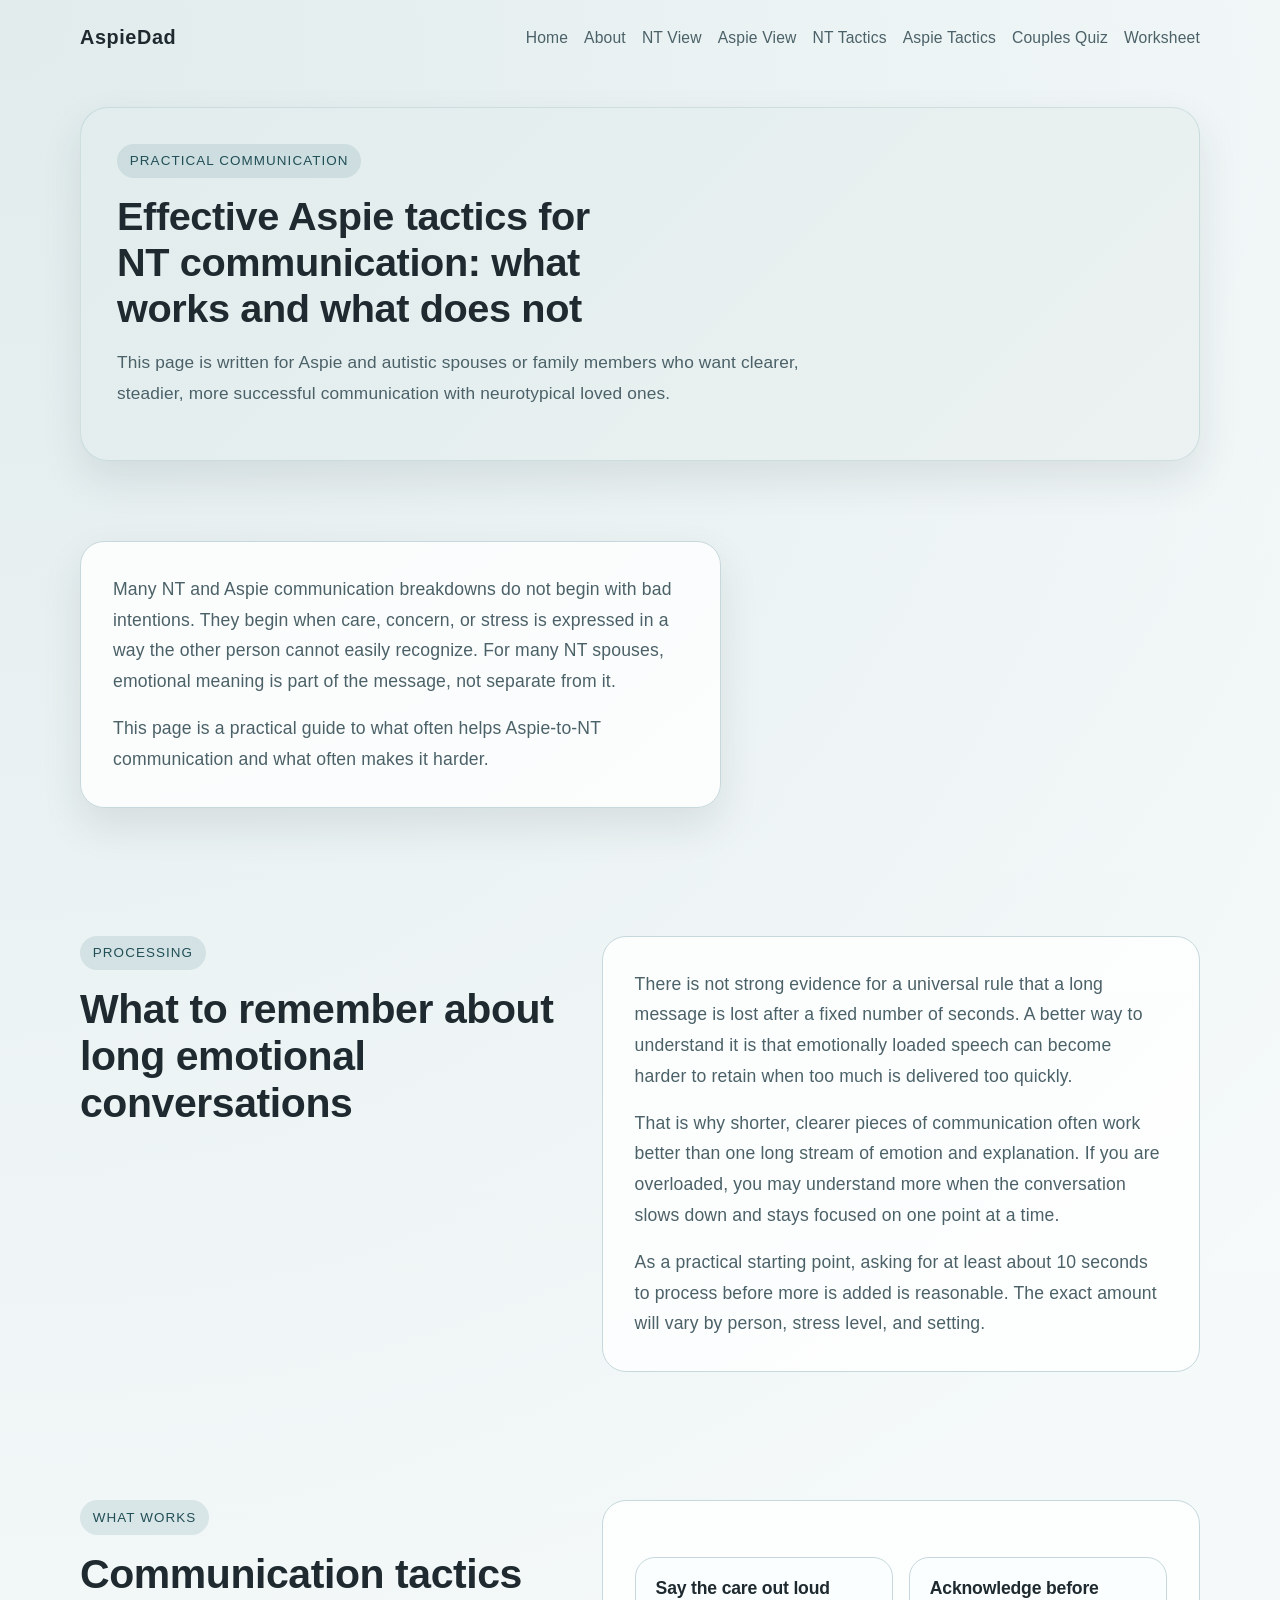
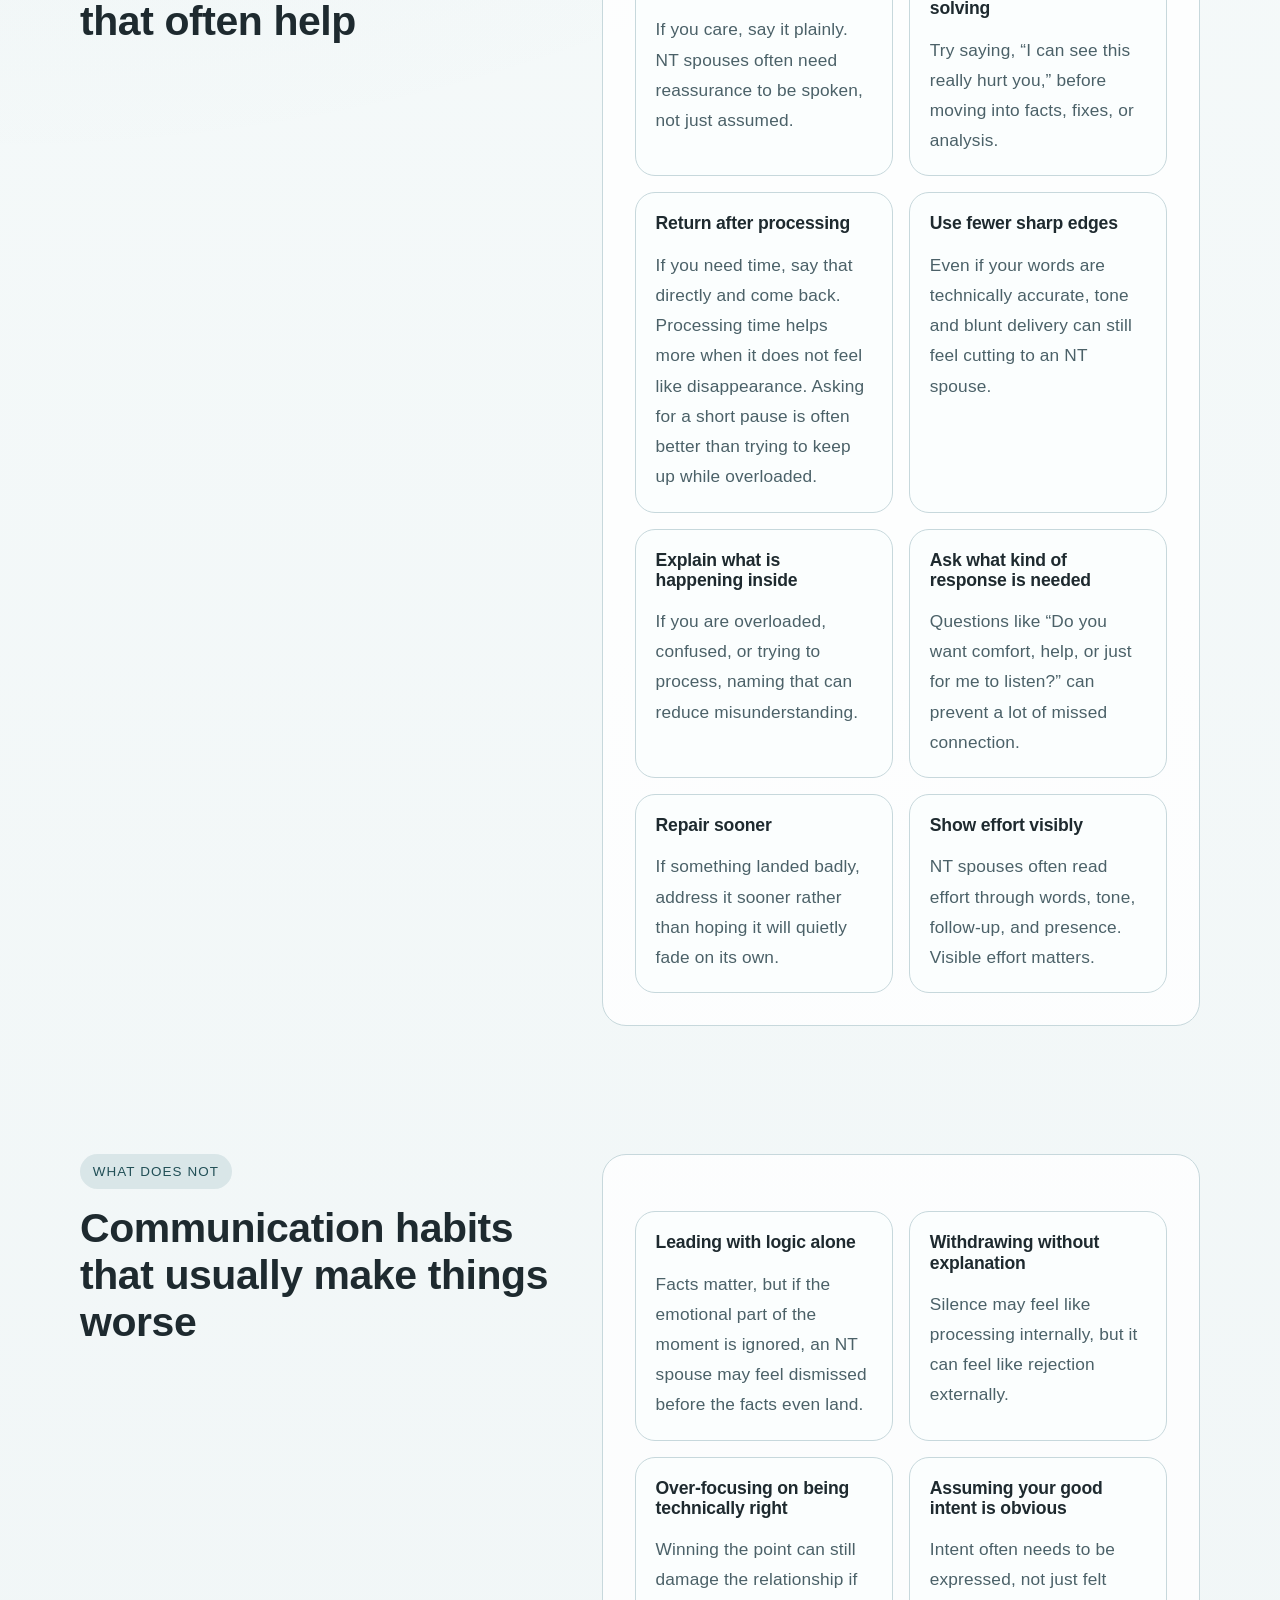
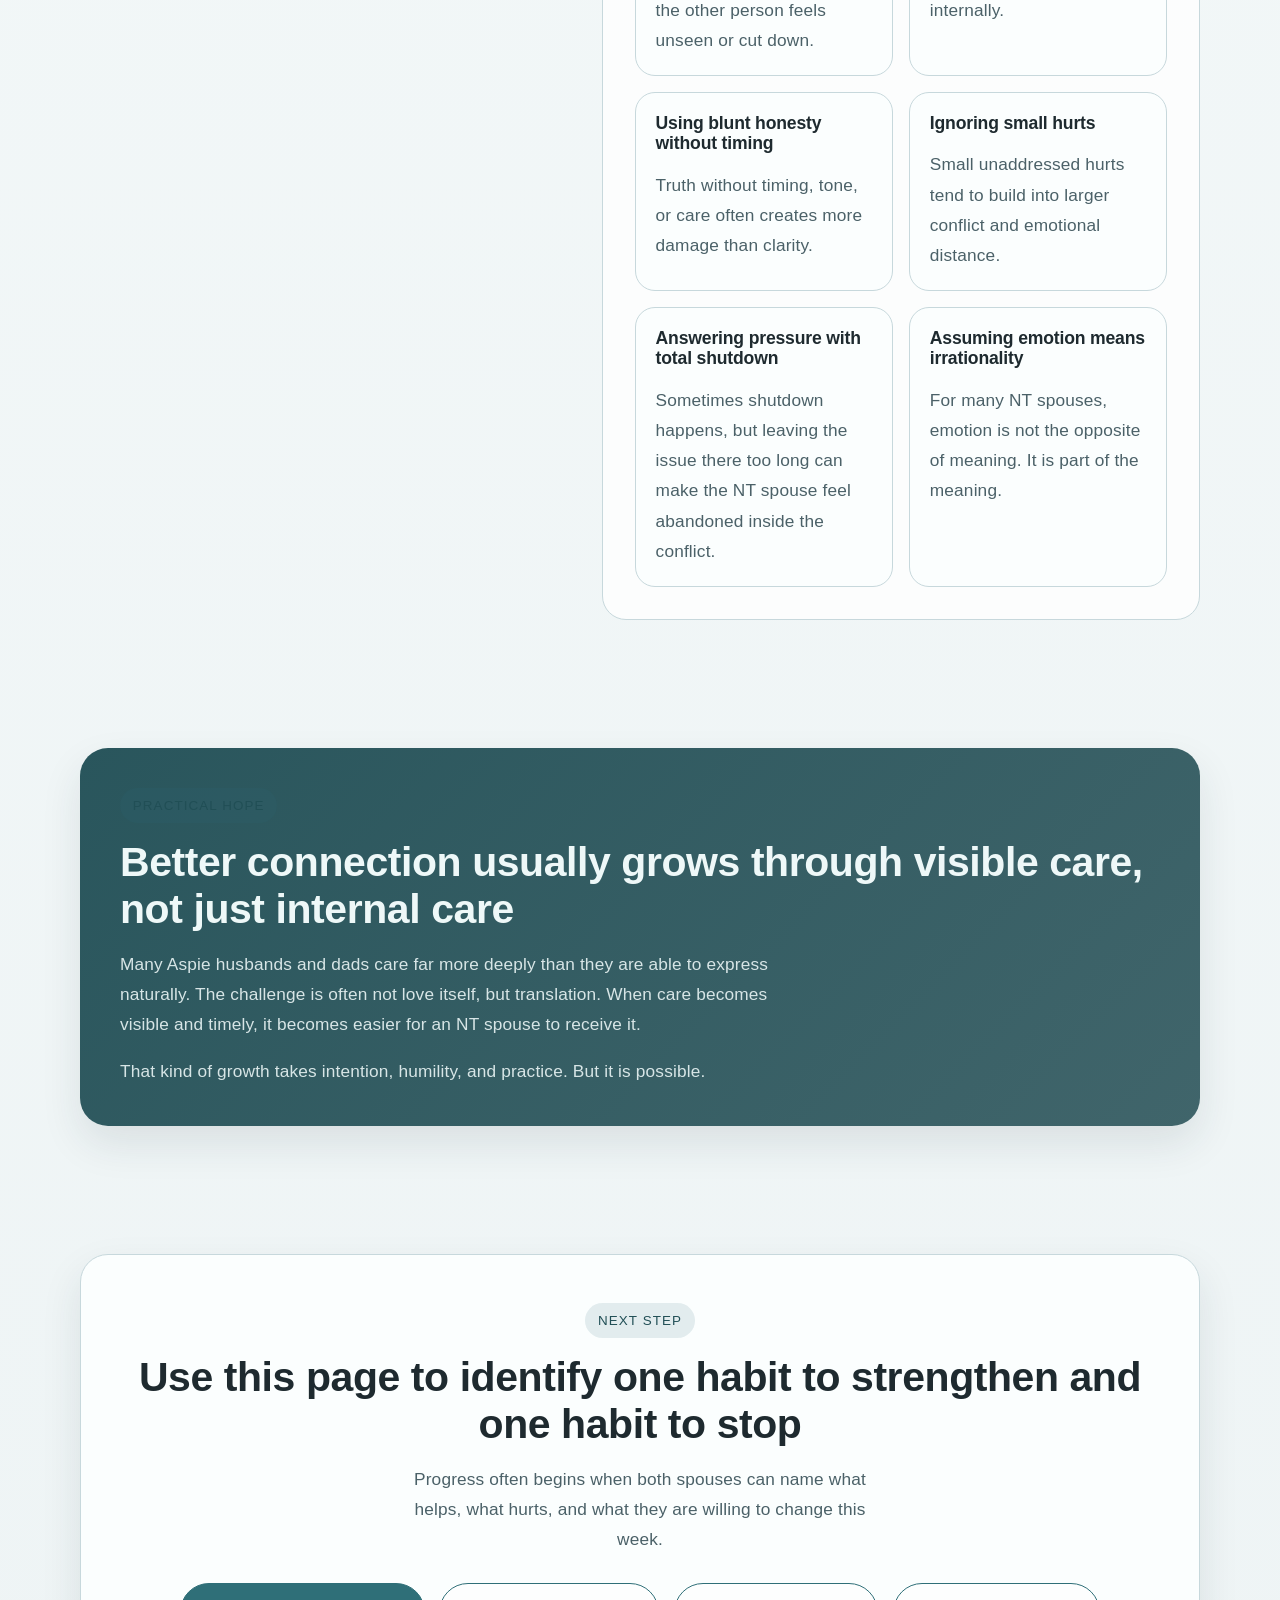
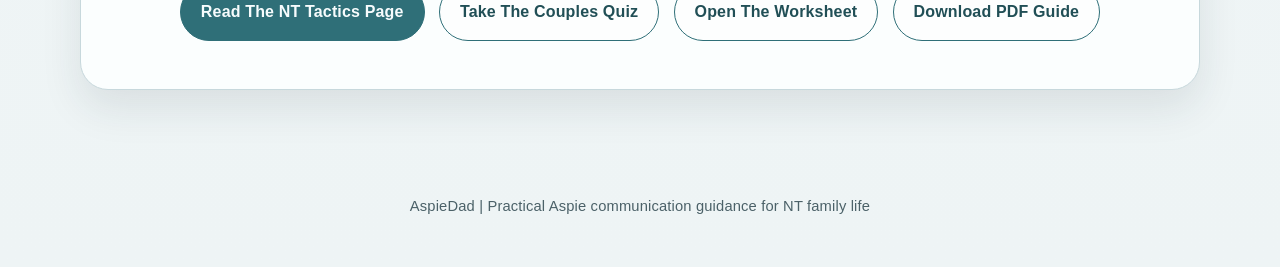
<file: effective-aspie-tactics.html>
<!DOCTYPE html>
<html lang="en">
<head>
  <meta charset="UTF-8">
  <meta name="viewport" content="width=device-width, initial-scale=1.0">
  <title>Effective Aspie Tactics For NT Communication | AspieDad</title>
  <link rel="stylesheet" href="styles.css">
</head>
<body>
  <header class="site-shell">
    <div class="topbar">
      <a href="index.html" class="brand">AspieDad</a>
      <nav class="nav" aria-label="Primary">
        <a href="index.html">Home</a>
        <a href="about.html">About</a>
        <a href="aspie-from-nt.html">NT View</a>
        <a href="nt-from-aspie.html">Aspie View</a>
        <a href="effective-nt-tactics.html">NT Tactics</a>
        <a href="effective-aspie-tactics.html">Aspie Tactics</a>
        <a href="couples-quiz.html">Couples Quiz</a>
        <a href="couples-worksheet.html">Worksheet</a>
      </nav>
    </div>
  </header>

  <section class="page-hero">
    <div class="site-shell">
      <div class="hero-panel">
        <span class="eyebrow">Practical Communication</span>
        <h1>Effective Aspie tactics for NT communication: what works and what does not</h1>
        <p class="prose">This page is written for Aspie and autistic spouses or family members who want clearer, steadier, more successful communication with neurotypical loved ones.</p>
      </div>
    </div>
  </section>

  <main class="site-shell">
    <section>
      <div class="story-block prose">
        <p>Many NT and Aspie communication breakdowns do not begin with bad intentions. They begin when care, concern, or stress is expressed in a way the other person cannot easily recognize. For many NT spouses, emotional meaning is part of the message, not separate from it.</p>
        <p>This page is a practical guide to what often helps Aspie-to-NT communication and what often makes it harder.</p>
      </div>
    </section>

    <section>
      <div class="section-grid">
        <div class="section-intro">
          <span class="eyebrow">Processing</span>
          <h2>What to remember about long emotional conversations</h2>
        </div>
        <div class="section-box prose">
          <p>There is not strong evidence for a universal rule that a long message is lost after a fixed number of seconds. A better way to understand it is that emotionally loaded speech can become harder to retain when too much is delivered too quickly.</p>
          <p>That is why shorter, clearer pieces of communication often work better than one long stream of emotion and explanation. If you are overloaded, you may understand more when the conversation slows down and stays focused on one point at a time.</p>
          <p>As a practical starting point, asking for at least about 10 seconds to process before more is added is reasonable. The exact amount will vary by person, stress level, and setting.</p>
        </div>
      </div>
    </section>

    <section>
      <div class="section-grid">
        <div class="section-intro">
          <span class="eyebrow">What Works</span>
          <h2>Communication tactics that often help</h2>
        </div>
        <div class="section-box">
          <div class="perspective-grid">
            <article class="perspective-card">
              <h3>Say the care out loud</h3>
              <p>If you care, say it plainly. NT spouses often need reassurance to be spoken, not just assumed.</p>
            </article>
            <article class="perspective-card">
              <h3>Acknowledge before solving</h3>
              <p>Try saying, “I can see this really hurt you,” before moving into facts, fixes, or analysis.</p>
            </article>
            <article class="perspective-card">
              <h3>Return after processing</h3>
              <p>If you need time, say that directly and come back. Processing time helps more when it does not feel like disappearance. Asking for a short pause is often better than trying to keep up while overloaded.</p>
            </article>
            <article class="perspective-card">
              <h3>Use fewer sharp edges</h3>
              <p>Even if your words are technically accurate, tone and blunt delivery can still feel cutting to an NT spouse.</p>
            </article>
            <article class="perspective-card">
              <h3>Explain what is happening inside</h3>
              <p>If you are overloaded, confused, or trying to process, naming that can reduce misunderstanding.</p>
            </article>
            <article class="perspective-card">
              <h3>Ask what kind of response is needed</h3>
              <p>Questions like “Do you want comfort, help, or just for me to listen?” can prevent a lot of missed connection.</p>
            </article>
            <article class="perspective-card">
              <h3>Repair sooner</h3>
              <p>If something landed badly, address it sooner rather than hoping it will quietly fade on its own.</p>
            </article>
            <article class="perspective-card">
              <h3>Show effort visibly</h3>
              <p>NT spouses often read effort through words, tone, follow-up, and presence. Visible effort matters.</p>
            </article>
          </div>
        </div>
      </div>
    </section>

    <section>
      <div class="section-grid">
        <div class="section-intro">
          <span class="eyebrow">What Does Not</span>
          <h2>Communication habits that usually make things worse</h2>
        </div>
        <div class="section-box">
          <div class="perspective-grid">
            <article class="perspective-card">
              <h3>Leading with logic alone</h3>
              <p>Facts matter, but if the emotional part of the moment is ignored, an NT spouse may feel dismissed before the facts even land.</p>
            </article>
            <article class="perspective-card">
              <h3>Withdrawing without explanation</h3>
              <p>Silence may feel like processing internally, but it can feel like rejection externally.</p>
            </article>
            <article class="perspective-card">
              <h3>Over-focusing on being technically right</h3>
              <p>Winning the point can still damage the relationship if the other person feels unseen or cut down.</p>
            </article>
            <article class="perspective-card">
              <h3>Assuming your good intent is obvious</h3>
              <p>Intent often needs to be expressed, not just felt internally.</p>
            </article>
            <article class="perspective-card">
              <h3>Using blunt honesty without timing</h3>
              <p>Truth without timing, tone, or care often creates more damage than clarity.</p>
            </article>
            <article class="perspective-card">
              <h3>Ignoring small hurts</h3>
              <p>Small unaddressed hurts tend to build into larger conflict and emotional distance.</p>
            </article>
            <article class="perspective-card">
              <h3>Answering pressure with total shutdown</h3>
              <p>Sometimes shutdown happens, but leaving the issue there too long can make the NT spouse feel abandoned inside the conflict.</p>
            </article>
            <article class="perspective-card">
              <h3>Assuming emotion means irrationality</h3>
              <p>For many NT spouses, emotion is not the opposite of meaning. It is part of the meaning.</p>
            </article>
          </div>
        </div>
      </div>
    </section>

    <section>
      <div class="faith-panel">
        <span class="eyebrow">Practical Hope</span>
        <h2>Better connection usually grows through visible care, not just internal care</h2>
        <p>Many Aspie husbands and dads care far more deeply than they are able to express naturally. The challenge is often not love itself, but translation. When care becomes visible and timely, it becomes easier for an NT spouse to receive it.</p>
        <p>That kind of growth takes intention, humility, and practice. But it is possible.</p>
      </div>
    </section>

    <section class="closing">
      <div class="closing-panel">
        <span class="eyebrow">Next Step</span>
        <h2>Use this page to identify one habit to strengthen and one habit to stop</h2>
        <p>Progress often begins when both spouses can name what helps, what hurts, and what they are willing to change this week.</p>
        <div class="button-row" style="justify-content:center;">
          <a class="button button-primary" href="effective-nt-tactics.html">Read The NT Tactics Page</a>
          <a class="button button-secondary" href="couples-quiz.html">Take The Couples Quiz</a>
          <a class="button button-secondary" href="couples-worksheet.html">Open The Worksheet</a>
          <a class="button button-secondary" href="AspieDad-Communication-Guide-v6.pdf" download>Download PDF Guide</a>
        </div>
      </div>
    </section>
  </main>

  <footer class="site-shell">
    AspieDad | Practical Aspie communication guidance for NT family life
  </footer>
</body>
</html>
</file>
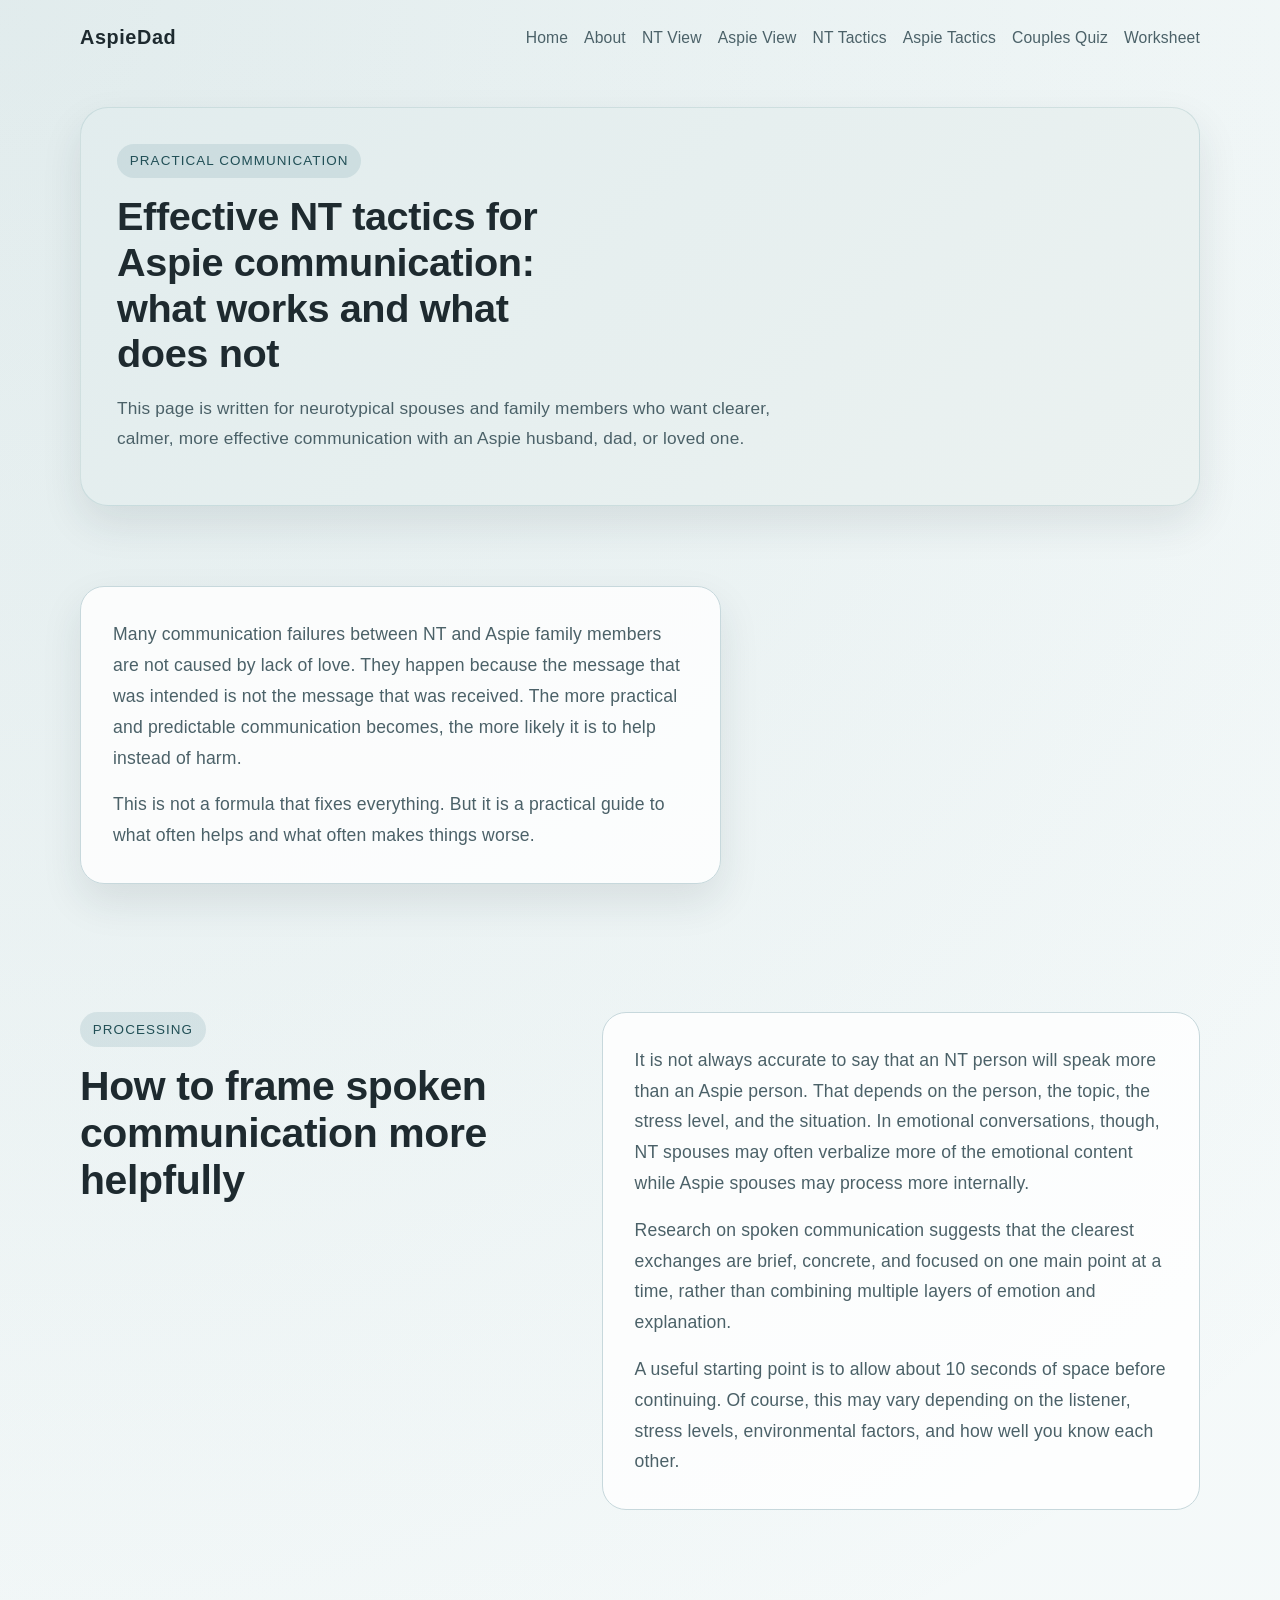
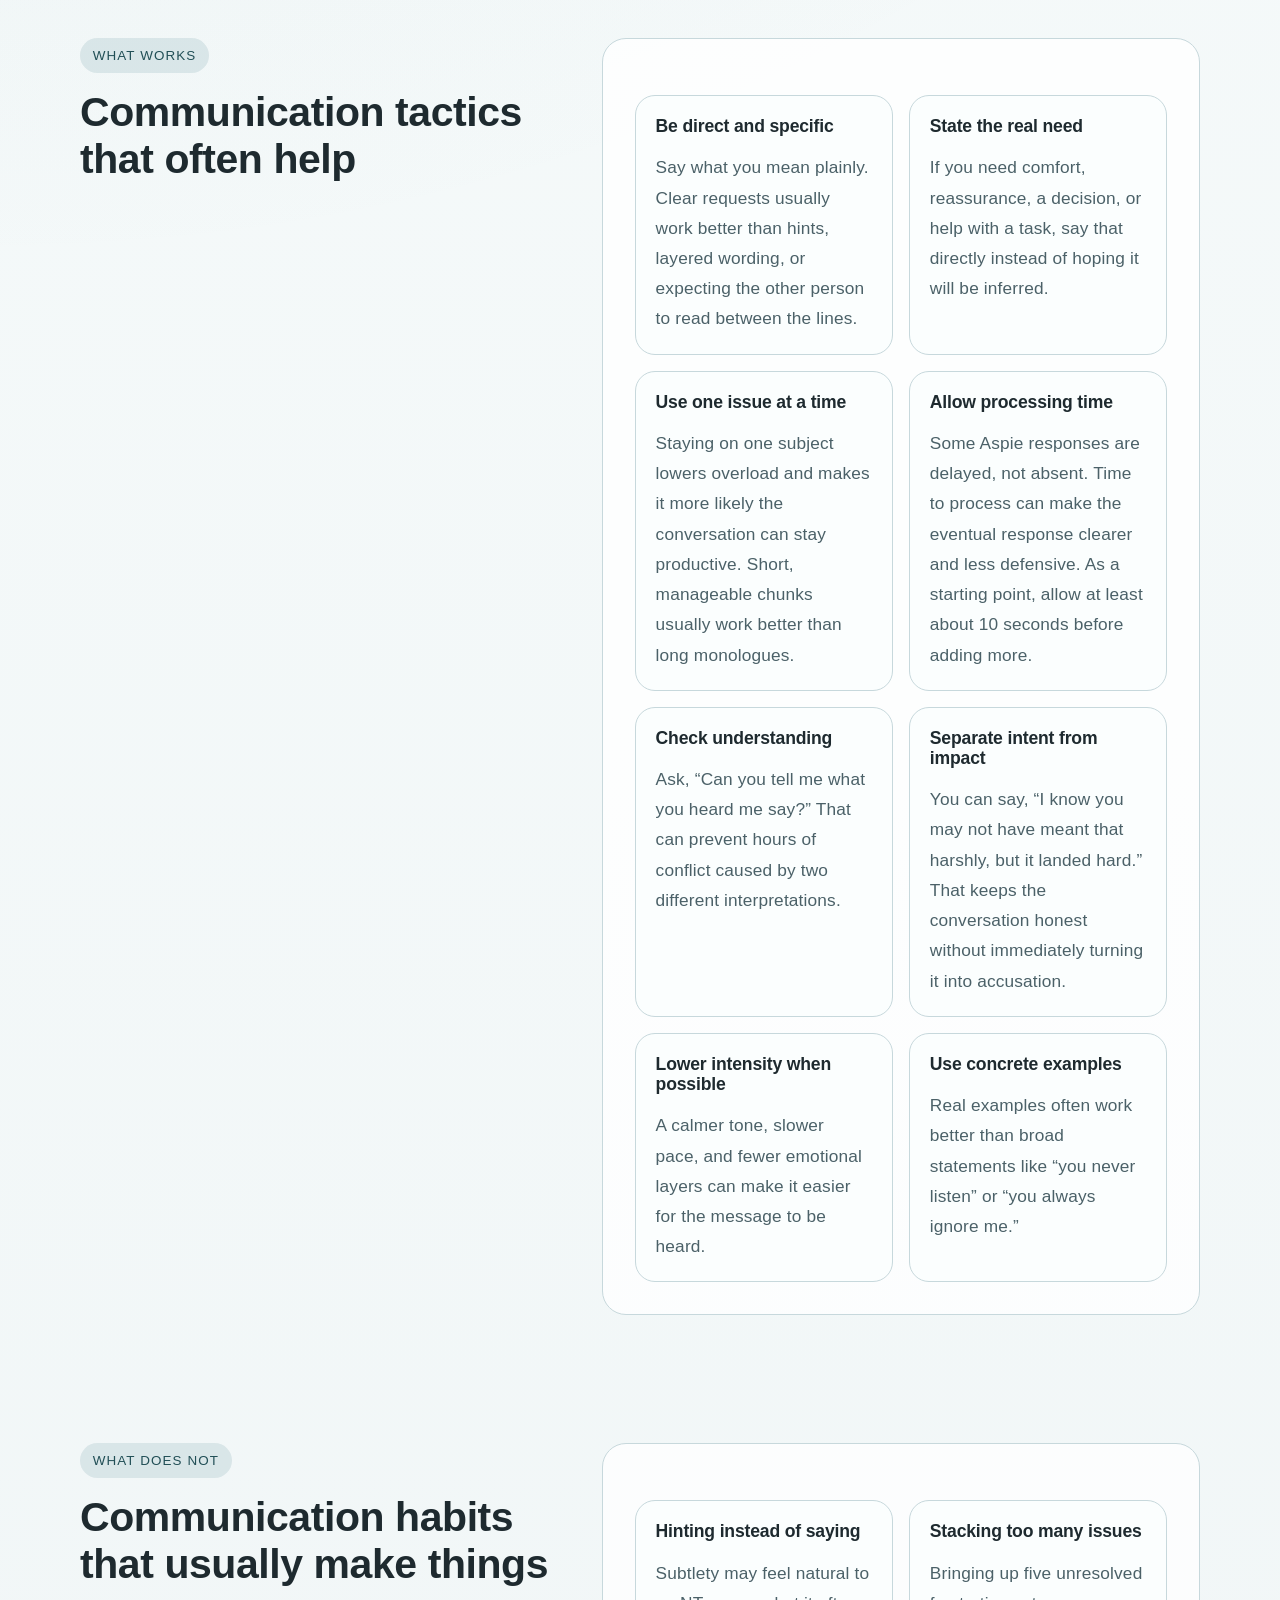
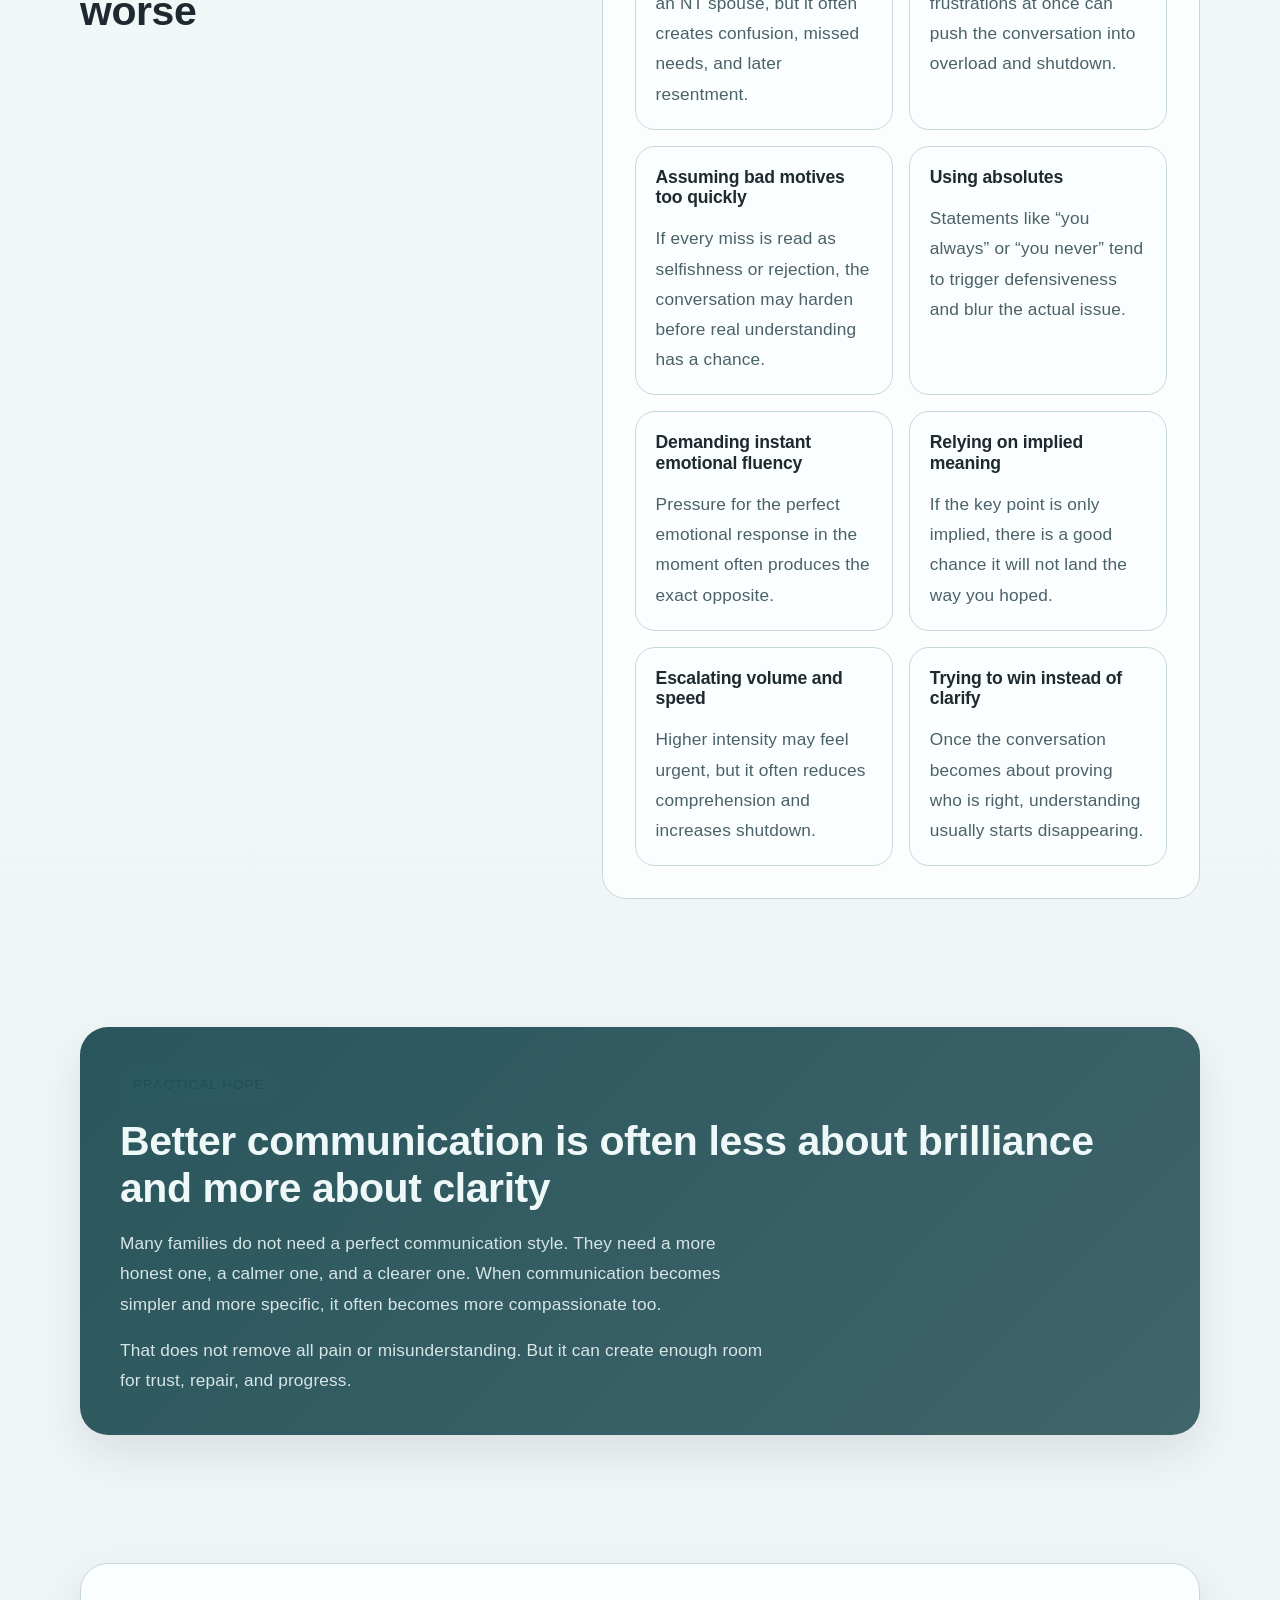
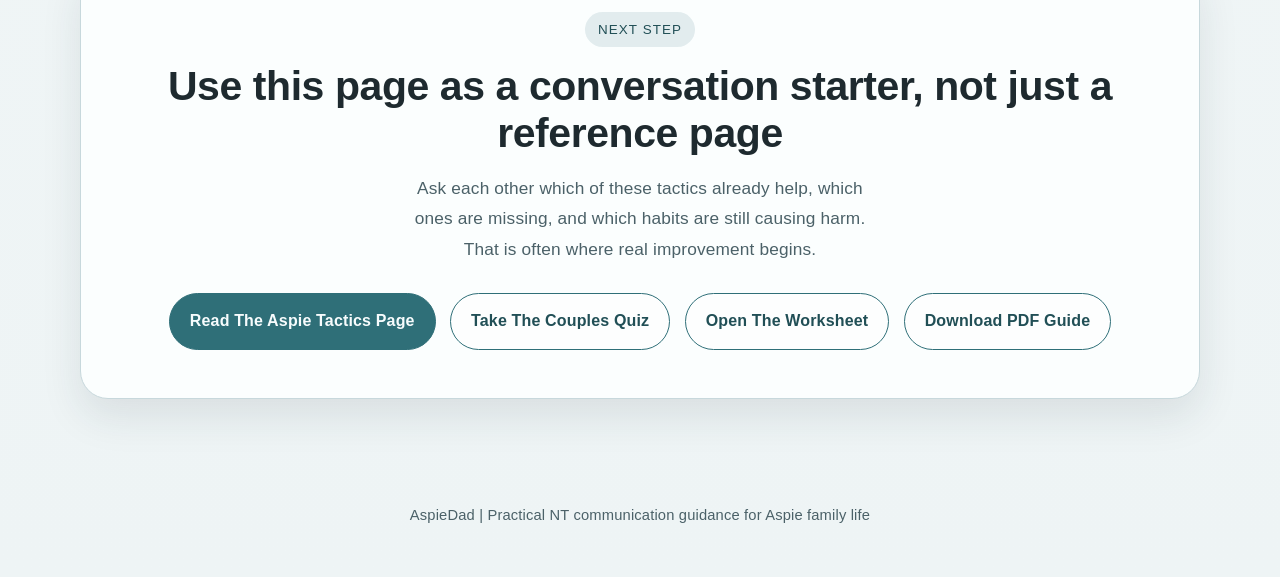
<file: effective-nt-tactics.html>
<!DOCTYPE html>
<html lang="en">
<head>
  <meta charset="UTF-8">
  <meta name="viewport" content="width=device-width, initial-scale=1.0">
  <title>Effective NT Tactics For Aspie Communication | AspieDad</title>
  <link rel="stylesheet" href="styles.css">
</head>
<body>
  <header class="site-shell">
    <div class="topbar">
      <a href="index.html" class="brand">AspieDad</a>
      <nav class="nav" aria-label="Primary">
        <a href="index.html">Home</a>
        <a href="about.html">About</a>
        <a href="aspie-from-nt.html">NT View</a>
        <a href="nt-from-aspie.html">Aspie View</a>
        <a href="effective-nt-tactics.html">NT Tactics</a>
        <a href="effective-aspie-tactics.html">Aspie Tactics</a>
        <a href="couples-quiz.html">Couples Quiz</a>
        <a href="couples-worksheet.html">Worksheet</a>
      </nav>
    </div>
  </header>

  <section class="page-hero">
    <div class="site-shell">
      <div class="hero-panel">
        <span class="eyebrow">Practical Communication</span>
        <h1>Effective NT tactics for Aspie communication: what works and what does not</h1>
        <p class="prose">This page is written for neurotypical spouses and family members who want clearer, calmer, more effective communication with an Aspie husband, dad, or loved one.</p>
      </div>
    </div>
  </section>

  <main class="site-shell">
    <section>
      <div class="story-block prose">
        <p>Many communication failures between NT and Aspie family members are not caused by lack of love. They happen because the message that was intended is not the message that was received. The more practical and predictable communication becomes, the more likely it is to help instead of harm.</p>
        <p>This is not a formula that fixes everything. But it is a practical guide to what often helps and what often makes things worse.</p>
      </div>
    </section>

    <section>
      <div class="section-grid">
        <div class="section-intro">
          <span class="eyebrow">Processing</span>
          <h2>How to frame spoken communication more helpfully</h2>
        </div>
        <div class="section-box prose">
          <p>It is not always accurate to say that an NT person will speak more than an Aspie person. That depends on the person, the topic, the stress level, and the situation. In emotional conversations, though, NT spouses may often verbalize more of the emotional content while Aspie spouses may process more internally.</p>
          <p>Research on spoken communication suggests that the clearest exchanges are brief, concrete, and focused on one main point at a time, rather than combining multiple layers of emotion and explanation.</p>
          <p>A useful starting point is to allow about 10 seconds of space before continuing. Of course, this may vary depending on the listener, stress levels, environmental factors, and how well you know each other.</p>
        </div>
      </div>
    </section>

    <section>
      <div class="section-grid">
        <div class="section-intro">
          <span class="eyebrow">What Works</span>
          <h2>Communication tactics that often help</h2>
        </div>
        <div class="section-box">
          <div class="perspective-grid">
            <article class="perspective-card">
              <h3>Be direct and specific</h3>
              <p>Say what you mean plainly. Clear requests usually work better than hints, layered wording, or expecting the other person to read between the lines.</p>
            </article>
            <article class="perspective-card">
              <h3>State the real need</h3>
              <p>If you need comfort, reassurance, a decision, or help with a task, say that directly instead of hoping it will be inferred.</p>
            </article>
            <article class="perspective-card">
              <h3>Use one issue at a time</h3>
              <p>Staying on one subject lowers overload and makes it more likely the conversation can stay productive. Short, manageable chunks usually work better than long monologues.</p>
            </article>
            <article class="perspective-card">
              <h3>Allow processing time</h3>
              <p>Some Aspie responses are delayed, not absent. Time to process can make the eventual response clearer and less defensive. As a starting point, allow at least about 10 seconds before adding more.</p>
            </article>
            <article class="perspective-card">
              <h3>Check understanding</h3>
              <p>Ask, “Can you tell me what you heard me say?” That can prevent hours of conflict caused by two different interpretations.</p>
            </article>
            <article class="perspective-card">
              <h3>Separate intent from impact</h3>
              <p>You can say, “I know you may not have meant that harshly, but it landed hard.” That keeps the conversation honest without immediately turning it into accusation.</p>
            </article>
            <article class="perspective-card">
              <h3>Lower intensity when possible</h3>
              <p>A calmer tone, slower pace, and fewer emotional layers can make it easier for the message to be heard.</p>
            </article>
            <article class="perspective-card">
              <h3>Use concrete examples</h3>
              <p>Real examples often work better than broad statements like “you never listen” or “you always ignore me.”</p>
            </article>
          </div>
        </div>
      </div>
    </section>

    <section>
      <div class="section-grid">
        <div class="section-intro">
          <span class="eyebrow">What Does Not</span>
          <h2>Communication habits that usually make things worse</h2>
        </div>
        <div class="section-box">
          <div class="perspective-grid">
            <article class="perspective-card">
              <h3>Hinting instead of saying</h3>
              <p>Subtlety may feel natural to an NT spouse, but it often creates confusion, missed needs, and later resentment.</p>
            </article>
            <article class="perspective-card">
              <h3>Stacking too many issues</h3>
              <p>Bringing up five unresolved frustrations at once can push the conversation into overload and shutdown.</p>
            </article>
            <article class="perspective-card">
              <h3>Assuming bad motives too quickly</h3>
              <p>If every miss is read as selfishness or rejection, the conversation may harden before real understanding has a chance.</p>
            </article>
            <article class="perspective-card">
              <h3>Using absolutes</h3>
              <p>Statements like “you always” or “you never” tend to trigger defensiveness and blur the actual issue.</p>
            </article>
            <article class="perspective-card">
              <h3>Demanding instant emotional fluency</h3>
              <p>Pressure for the perfect emotional response in the moment often produces the exact opposite.</p>
            </article>
            <article class="perspective-card">
              <h3>Relying on implied meaning</h3>
              <p>If the key point is only implied, there is a good chance it will not land the way you hoped.</p>
            </article>
            <article class="perspective-card">
              <h3>Escalating volume and speed</h3>
              <p>Higher intensity may feel urgent, but it often reduces comprehension and increases shutdown.</p>
            </article>
            <article class="perspective-card">
              <h3>Trying to win instead of clarify</h3>
              <p>Once the conversation becomes about proving who is right, understanding usually starts disappearing.</p>
            </article>
          </div>
        </div>
      </div>
    </section>

    <section>
      <div class="faith-panel">
        <span class="eyebrow">Practical Hope</span>
        <h2>Better communication is often less about brilliance and more about clarity</h2>
        <p>Many families do not need a perfect communication style. They need a more honest one, a calmer one, and a clearer one. When communication becomes simpler and more specific, it often becomes more compassionate too.</p>
        <p>That does not remove all pain or misunderstanding. But it can create enough room for trust, repair, and progress.</p>
      </div>
    </section>

    <section class="closing">
      <div class="closing-panel">
        <span class="eyebrow">Next Step</span>
        <h2>Use this page as a conversation starter, not just a reference page</h2>
        <p>Ask each other which of these tactics already help, which ones are missing, and which habits are still causing harm. That is often where real improvement begins.</p>
        <div class="button-row" style="justify-content:center;">
          <a class="button button-primary" href="effective-aspie-tactics.html">Read The Aspie Tactics Page</a>
          <a class="button button-secondary" href="couples-quiz.html">Take The Couples Quiz</a>
          <a class="button button-secondary" href="couples-worksheet.html">Open The Worksheet</a>
          <a class="button button-secondary" href="AspieDad-Communication-Guide-v6.pdf" download>Download PDF Guide</a>
        </div>
      </div>
    </section>
  </main>

  <footer class="site-shell">
    AspieDad | Practical NT communication guidance for Aspie family life
  </footer>
</body>
</html>
</file>
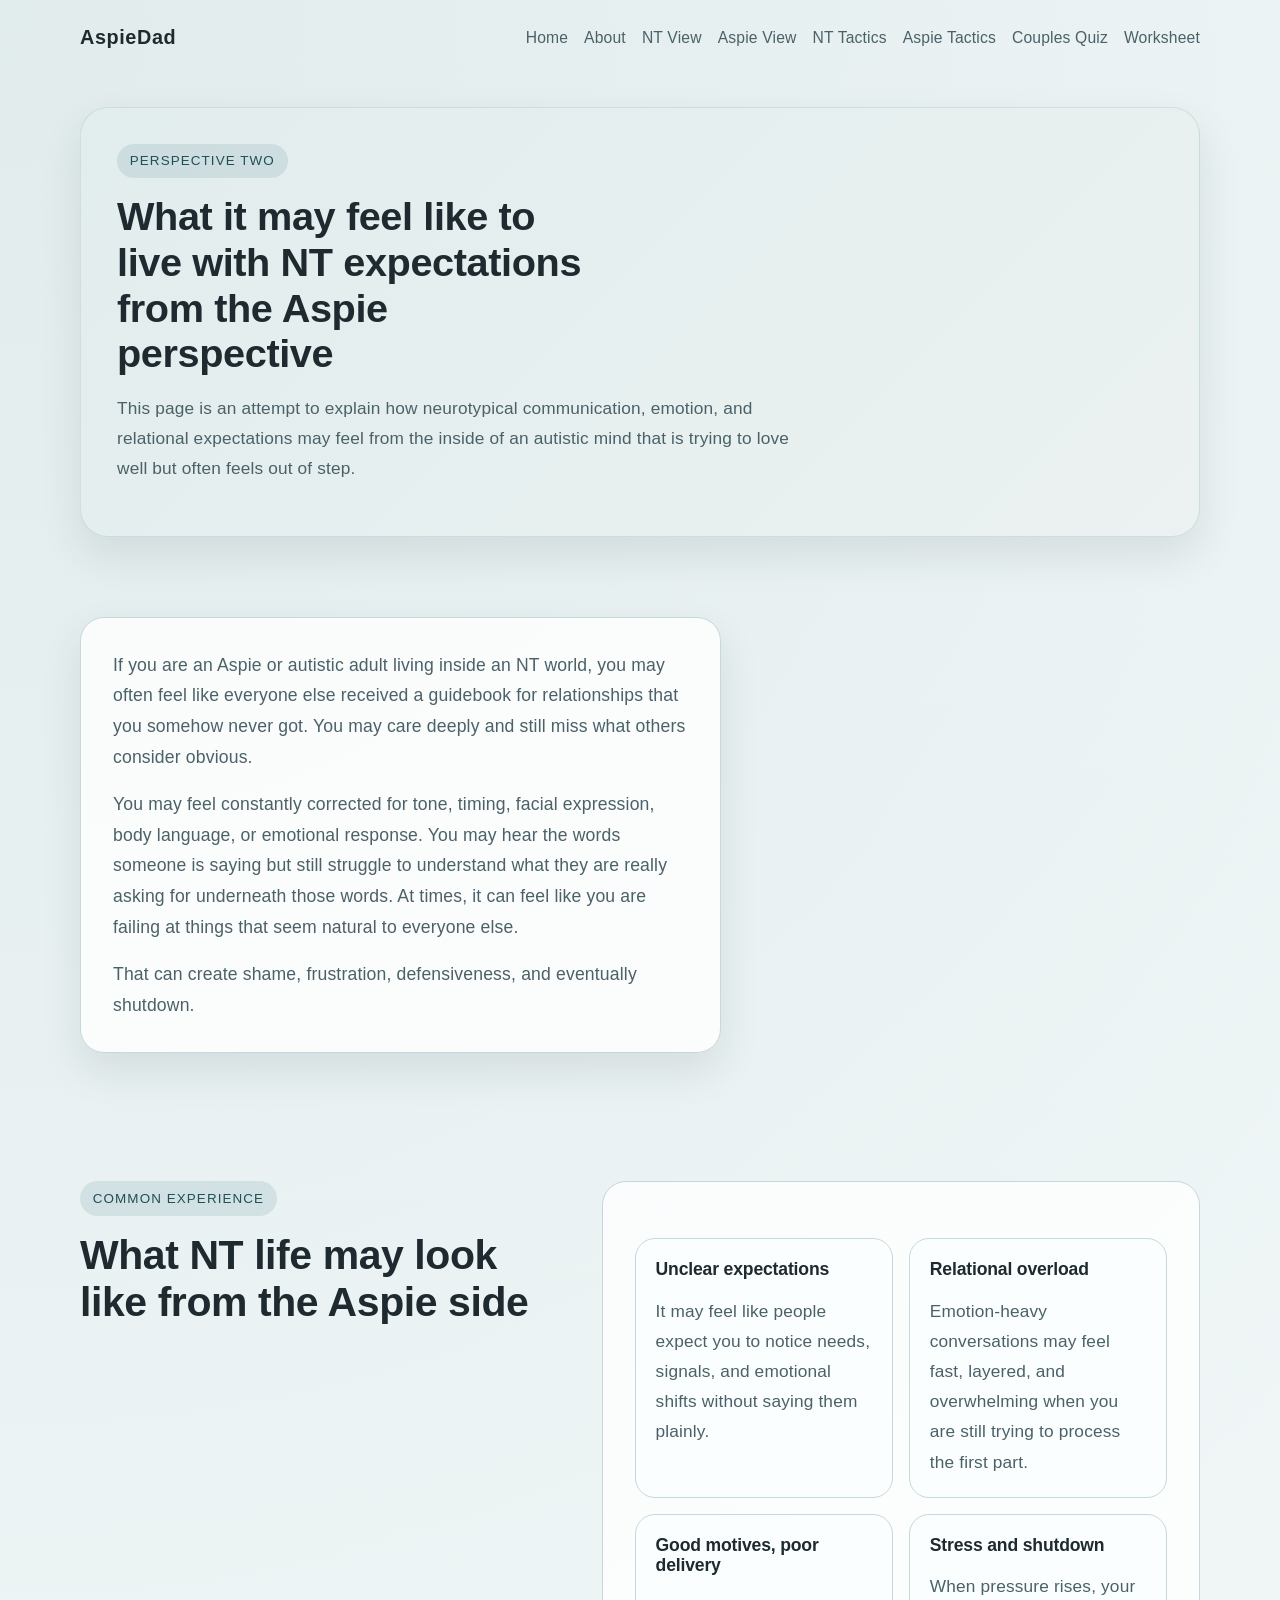
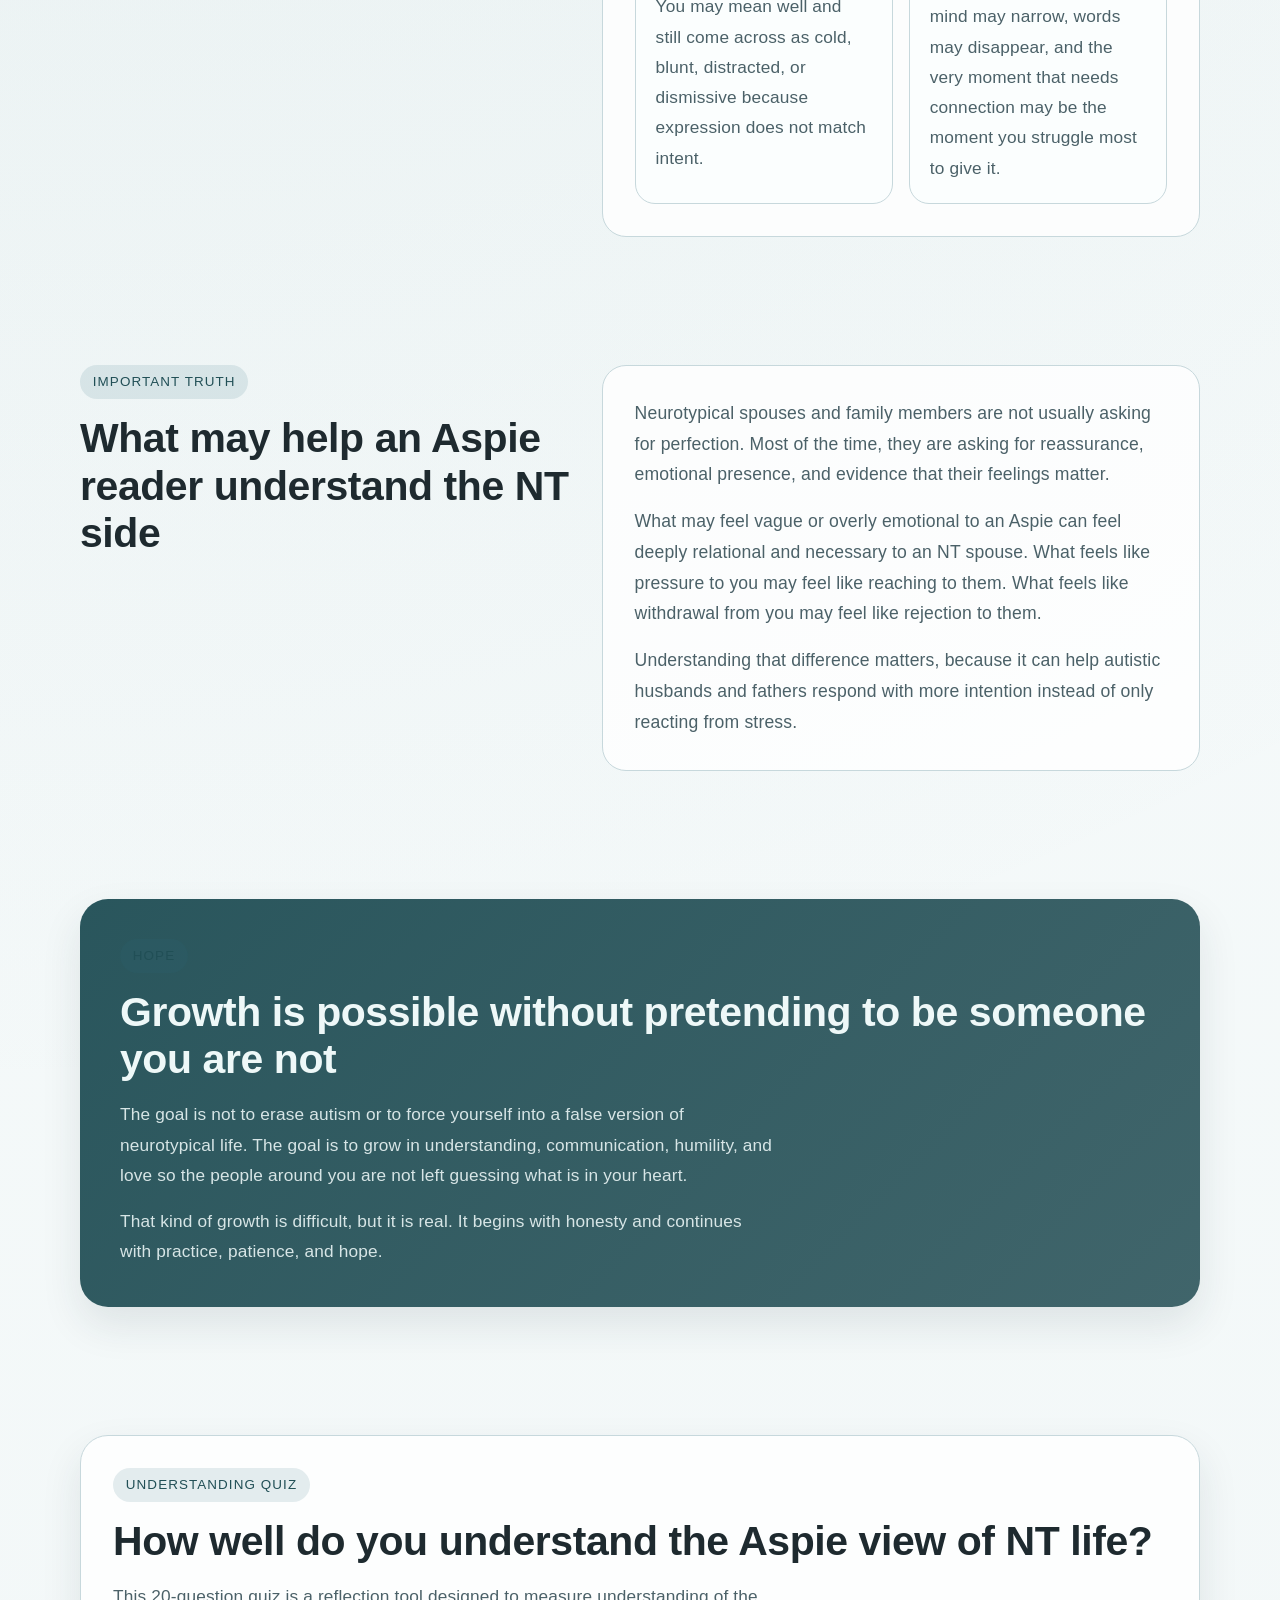
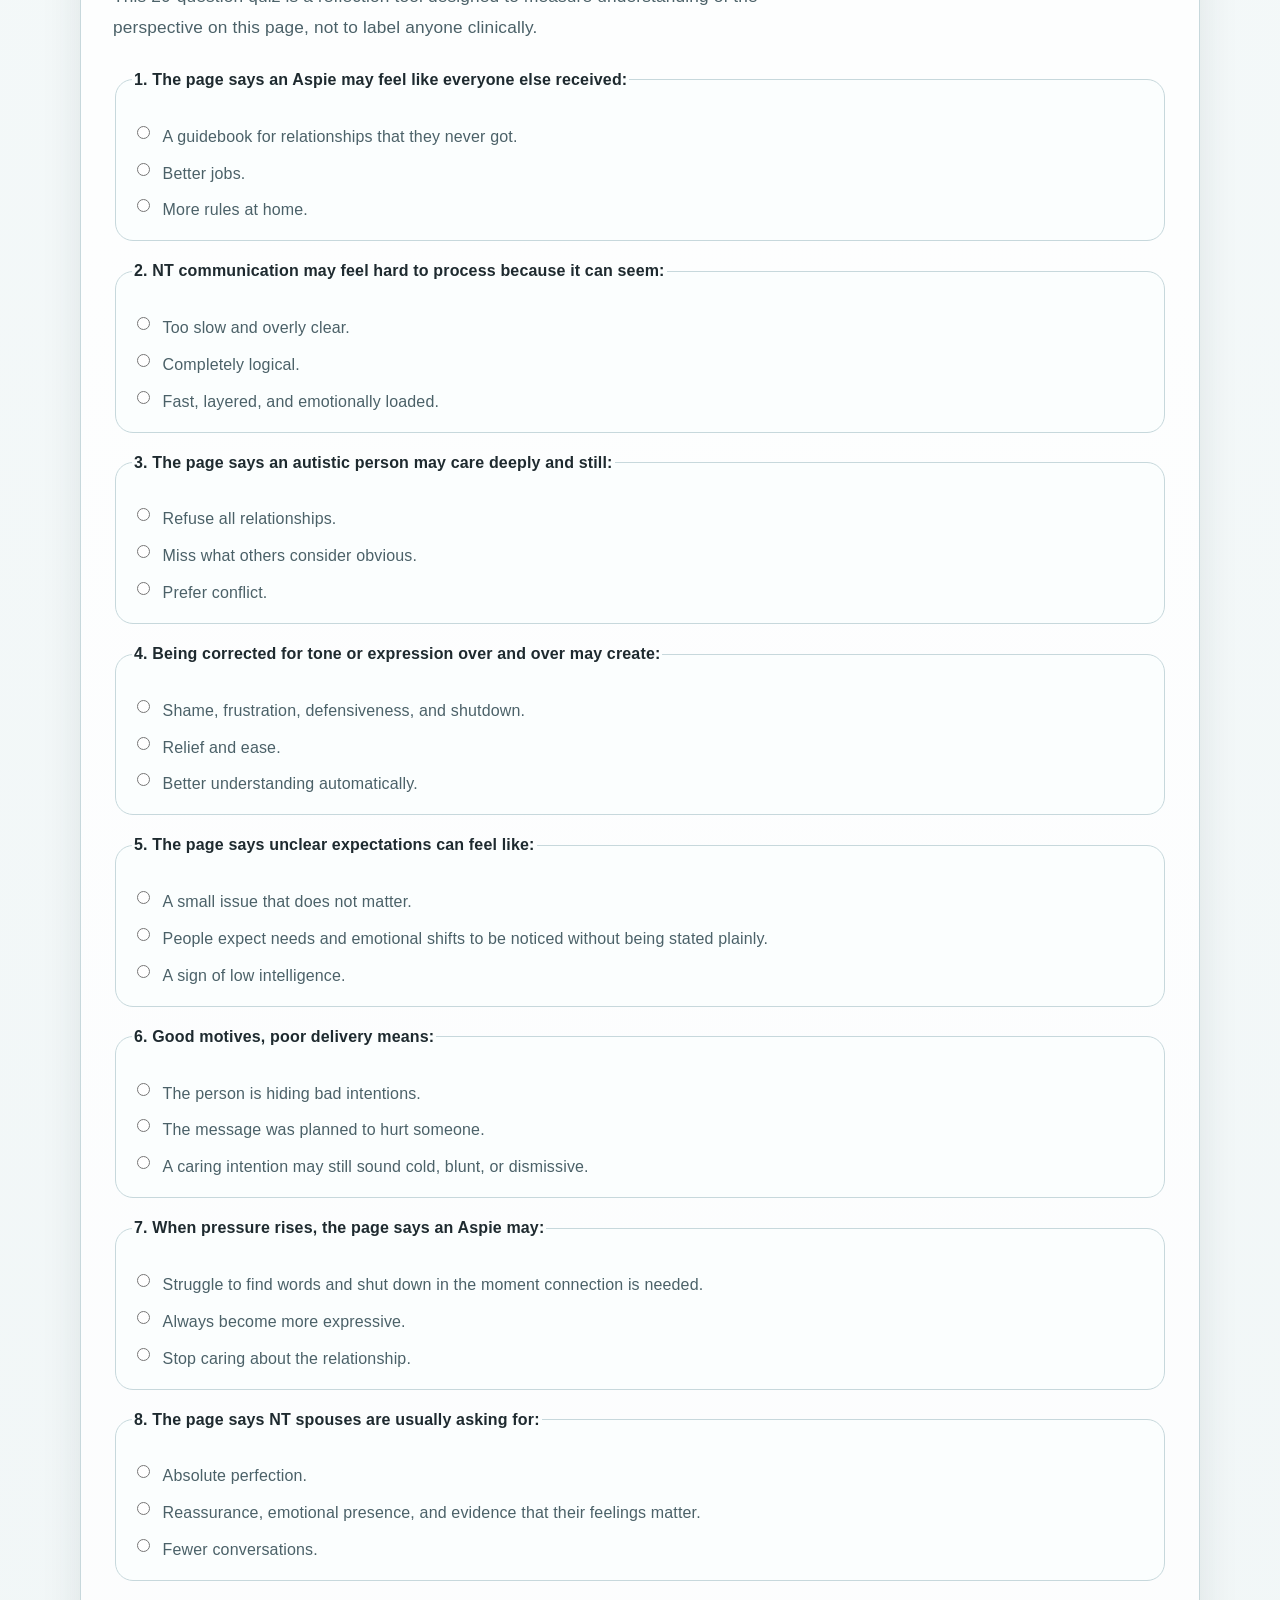
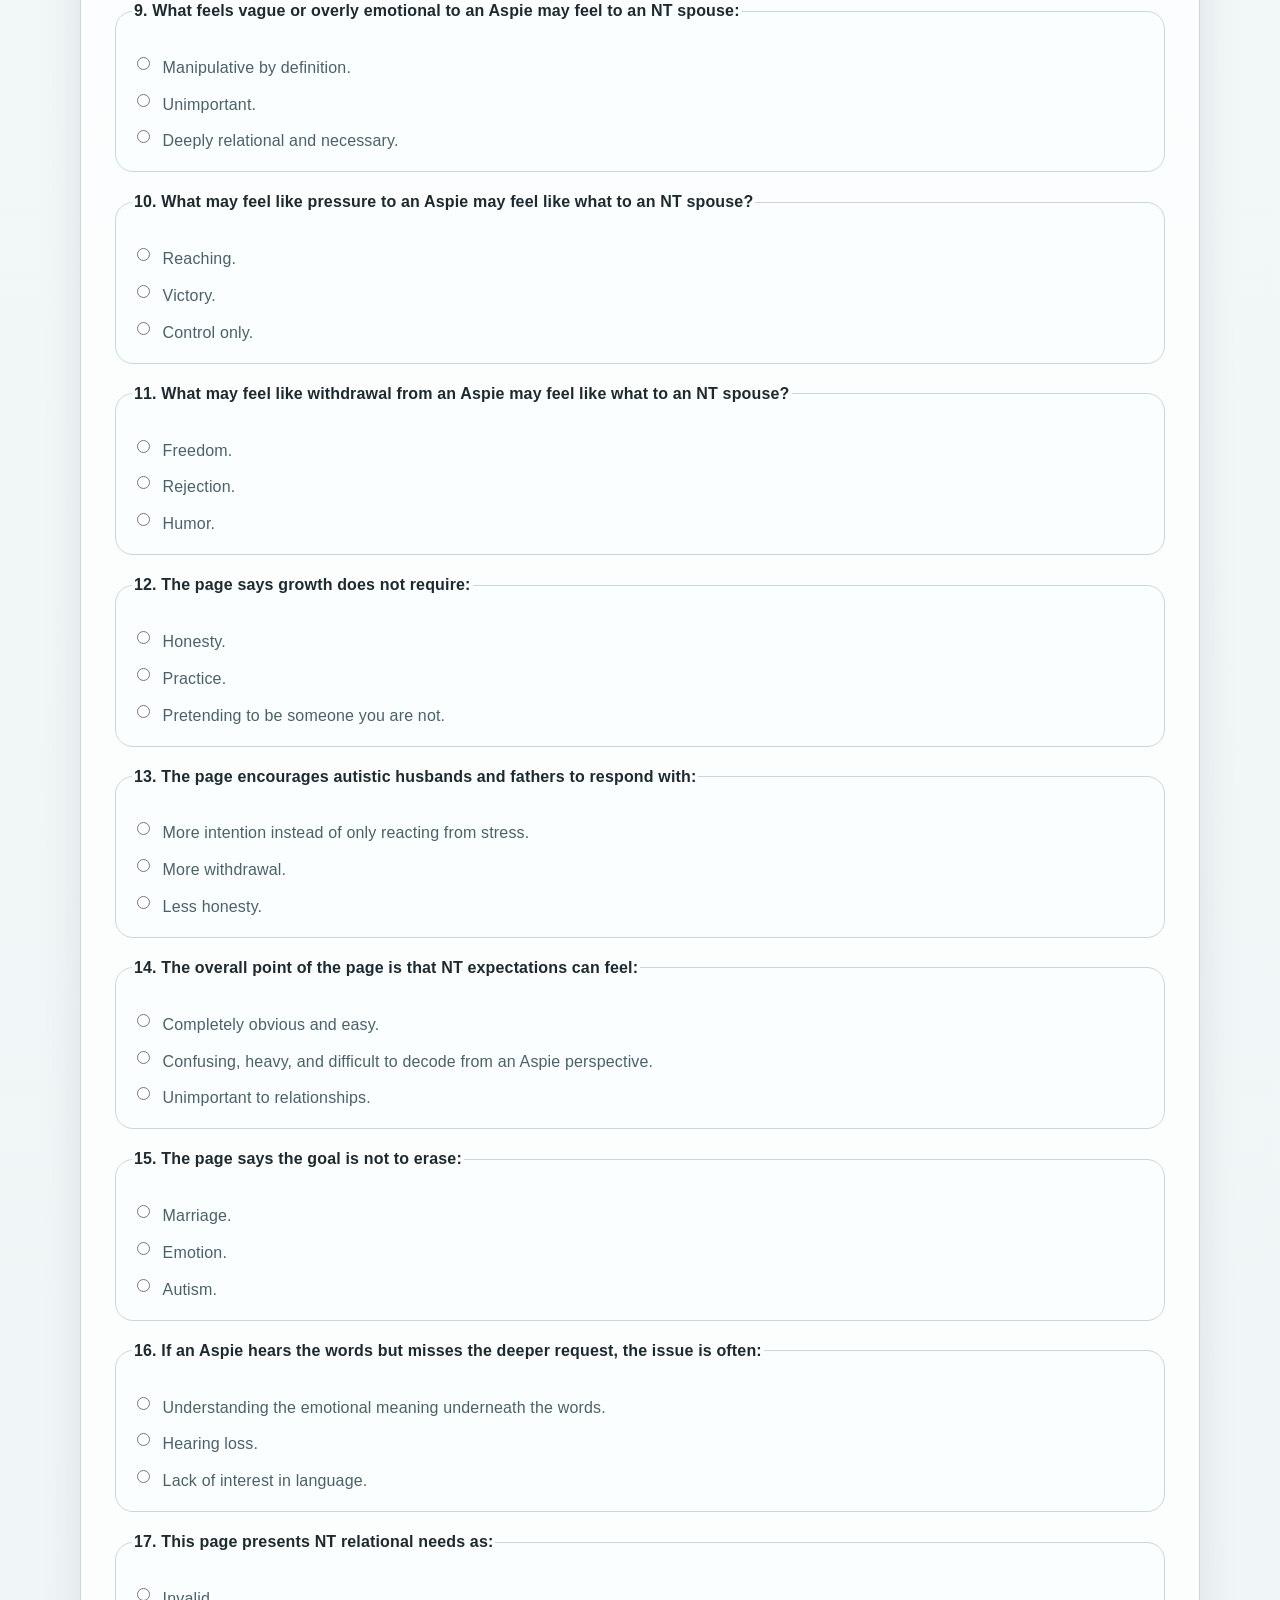
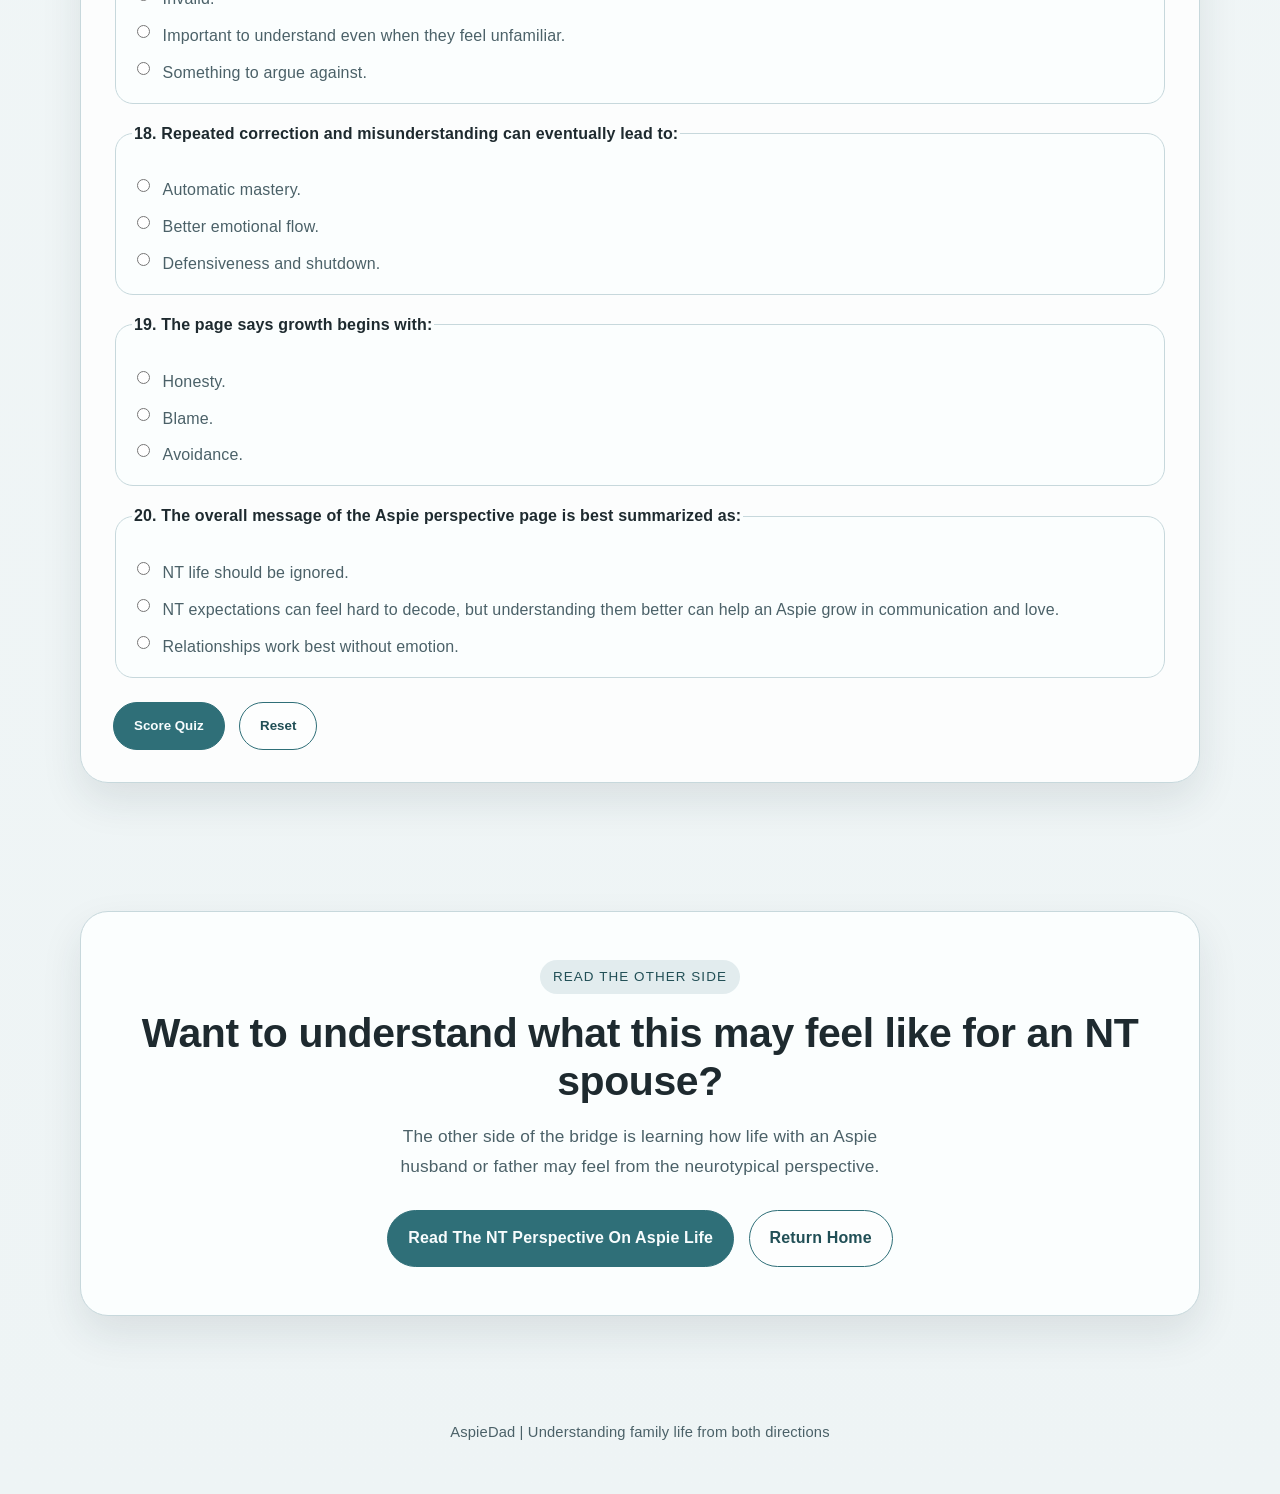
<file: nt-from-aspie.html>
<!DOCTYPE html>
<html lang="en">
<head>
  <meta charset="UTF-8">
  <meta name="viewport" content="width=device-width, initial-scale=1.0">
  <title>What It Is Like To Be NT | From the Aspie Perspective</title>
  <link rel="stylesheet" href="styles.css">
</head>
<body>
  <header class="site-shell">
    <div class="topbar">
      <a href="index.html" class="brand">AspieDad</a>
      <nav class="nav" aria-label="Primary">
        <a href="index.html">Home</a>
        <a href="about.html">About</a>
        <a href="aspie-from-nt.html">NT View</a>
        <a href="nt-from-aspie.html">Aspie View</a>
        <a href="effective-nt-tactics.html">NT Tactics</a>
        <a href="effective-aspie-tactics.html">Aspie Tactics</a>
        <a href="couples-quiz.html">Couples Quiz</a>
        <a href="couples-worksheet.html">Worksheet</a>
      </nav>
    </div>
  </header>

  <section class="page-hero">
    <div class="site-shell">
      <div class="hero-panel">
        <span class="eyebrow">Perspective Two</span>
        <h1>What it may feel like to live with NT expectations from the Aspie perspective</h1>
        <p class="prose">This page is an attempt to explain how neurotypical communication, emotion, and relational expectations may feel from the inside of an autistic mind that is trying to love well but often feels out of step.</p>
      </div>
    </div>
  </section>

  <main class="site-shell">
    <section>
      <div class="story-block prose">
        <p>If you are an Aspie or autistic adult living inside an NT world, you may often feel like everyone else received a guidebook for relationships that you somehow never got. You may care deeply and still miss what others consider obvious.</p>
        <p>You may feel constantly corrected for tone, timing, facial expression, body language, or emotional response. You may hear the words someone is saying but still struggle to understand what they are really asking for underneath those words. At times, it can feel like you are failing at things that seem natural to everyone else.</p>
        <p>That can create shame, frustration, defensiveness, and eventually shutdown.</p>
      </div>
    </section>

    <section>
      <div class="section-grid">
        <div class="section-intro">
          <span class="eyebrow">Common Experience</span>
          <h2>What NT life may look like from the Aspie side</h2>
        </div>
        <div class="section-box">
          <div class="perspective-grid">
            <article class="perspective-card">
              <h3>Unclear expectations</h3>
              <p>It may feel like people expect you to notice needs, signals, and emotional shifts without saying them plainly.</p>
            </article>
            <article class="perspective-card">
              <h3>Relational overload</h3>
              <p>Emotion-heavy conversations may feel fast, layered, and overwhelming when you are still trying to process the first part.</p>
            </article>
            <article class="perspective-card">
              <h3>Good motives, poor delivery</h3>
              <p>You may mean well and still come across as cold, blunt, distracted, or dismissive because expression does not match intent.</p>
            </article>
            <article class="perspective-card">
              <h3>Stress and shutdown</h3>
              <p>When pressure rises, your mind may narrow, words may disappear, and the very moment that needs connection may be the moment you struggle most to give it.</p>
            </article>
          </div>
        </div>
      </div>
    </section>

    <section>
      <div class="section-grid">
        <div class="section-intro">
          <span class="eyebrow">Important Truth</span>
          <h2>What may help an Aspie reader understand the NT side</h2>
        </div>
        <div class="section-box prose">
          <p>Neurotypical spouses and family members are not usually asking for perfection. Most of the time, they are asking for reassurance, emotional presence, and evidence that their feelings matter.</p>
          <p>What may feel vague or overly emotional to an Aspie can feel deeply relational and necessary to an NT spouse. What feels like pressure to you may feel like reaching to them. What feels like withdrawal from you may feel like rejection to them.</p>
          <p>Understanding that difference matters, because it can help autistic husbands and fathers respond with more intention instead of only reacting from stress.</p>
        </div>
      </div>
    </section>

    <section>
      <div class="faith-panel">
        <span class="eyebrow">Hope</span>
        <h2>Growth is possible without pretending to be someone you are not</h2>
        <p>The goal is not to erase autism or to force yourself into a false version of neurotypical life. The goal is to grow in understanding, communication, humility, and love so the people around you are not left guessing what is in your heart.</p>
        <p>That kind of growth is difficult, but it is real. It begins with honesty and continues with practice, patience, and hope.</p>
      </div>
    </section>

    <section data-quiz>
      <div class="quiz-panel">
        <span class="eyebrow">Understanding Quiz</span>
        <h2>How well do you understand the Aspie view of NT life?</h2>
        <p class="quiz-note">This 20-question quiz is a reflection tool designed to measure understanding of the perspective on this page, not to label anyone clinically.</p>
        <form>
          <div class="quiz-list">
            <fieldset class="quiz-question" data-answer="a" data-explanation="The page describes many autistic adults as feeling like everyone else got an unwritten relationship manual they never received.">
              <legend>1. The page says an Aspie may feel like everyone else received:</legend>
              <div class="quiz-options">
                <label><input type="radio" name="q1" value="a"> A guidebook for relationships that they never got.</label>
                <label><input type="radio" name="q1" value="b"> Better jobs.</label>
                <label><input type="radio" name="q1" value="c"> More rules at home.</label>
              </div>
              <div class="quiz-feedback" data-feedback hidden></div>
            </fieldset>
            <fieldset class="quiz-question" data-answer="c" data-explanation="NT communication can feel difficult to decode because it may arrive quickly, with layered meaning and emotional content.">
              <legend>2. NT communication may feel hard to process because it can seem:</legend>
              <div class="quiz-options">
                <label><input type="radio" name="q2" value="a"> Too slow and overly clear.</label>
                <label><input type="radio" name="q2" value="b"> Completely logical.</label>
                <label><input type="radio" name="q2" value="c"> Fast, layered, and emotionally loaded.</label>
              </div>
              <div class="quiz-feedback" data-feedback hidden></div>
            </fieldset>
            <fieldset class="quiz-question" data-answer="b" data-explanation="The page emphasizes that caring deeply does not automatically mean being able to read what others see as obvious.">
              <legend>3. The page says an autistic person may care deeply and still:</legend>
              <div class="quiz-options">
                <label><input type="radio" name="q3" value="a"> Refuse all relationships.</label>
                <label><input type="radio" name="q3" value="b"> Miss what others consider obvious.</label>
                <label><input type="radio" name="q3" value="c"> Prefer conflict.</label>
              </div>
              <div class="quiz-feedback" data-feedback hidden></div>
            </fieldset>
            <fieldset class="quiz-question" data-answer="a" data-explanation="Repeated correction can build shame and defensiveness, and it can eventually push an autistic person toward shutdown.">
              <legend>4. Being corrected for tone or expression over and over may create:</legend>
              <div class="quiz-options">
                <label><input type="radio" name="q4" value="a"> Shame, frustration, defensiveness, and shutdown.</label>
                <label><input type="radio" name="q4" value="b"> Relief and ease.</label>
                <label><input type="radio" name="q4" value="c"> Better understanding automatically.</label>
              </div>
              <div class="quiz-feedback" data-feedback hidden></div>
            </fieldset>
            <fieldset class="quiz-question" data-answer="b" data-explanation="Unclear expectations often feel like being asked to detect needs and emotional changes that were never stated plainly.">
              <legend>5. The page says unclear expectations can feel like:</legend>
              <div class="quiz-options">
                <label><input type="radio" name="q5" value="a"> A small issue that does not matter.</label>
                <label><input type="radio" name="q5" value="b"> People expect needs and emotional shifts to be noticed without being stated plainly.</label>
                <label><input type="radio" name="q5" value="c"> A sign of low intelligence.</label>
              </div>
              <div class="quiz-feedback" data-feedback hidden></div>
            </fieldset>
            <fieldset class="quiz-question" data-answer="c" data-explanation="Good motives, poor delivery means the care may be genuine even if the words or tone land badly.">
              <legend>6. Good motives, poor delivery means:</legend>
              <div class="quiz-options">
                <label><input type="radio" name="q6" value="a"> The person is hiding bad intentions.</label>
                <label><input type="radio" name="q6" value="b"> The message was planned to hurt someone.</label>
                <label><input type="radio" name="q6" value="c"> A caring intention may still sound cold, blunt, or dismissive.</label>
              </div>
              <div class="quiz-feedback" data-feedback hidden></div>
            </fieldset>
            <fieldset class="quiz-question" data-answer="a" data-explanation="Pressure may narrow thinking and make words disappear, especially in the very moment that emotional connection is needed.">
              <legend>7. When pressure rises, the page says an Aspie may:</legend>
              <div class="quiz-options">
                <label><input type="radio" name="q7" value="a"> Struggle to find words and shut down in the moment connection is needed.</label>
                <label><input type="radio" name="q7" value="b"> Always become more expressive.</label>
                <label><input type="radio" name="q7" value="c"> Stop caring about the relationship.</label>
              </div>
              <div class="quiz-feedback" data-feedback hidden></div>
            </fieldset>
            <fieldset class="quiz-question" data-answer="b" data-explanation="The page says NT spouses are often reaching for reassurance, presence, and evidence that their feelings matter.">
              <legend>8. The page says NT spouses are usually asking for:</legend>
              <div class="quiz-options">
                <label><input type="radio" name="q8" value="a"> Absolute perfection.</label>
                <label><input type="radio" name="q8" value="b"> Reassurance, emotional presence, and evidence that their feelings matter.</label>
                <label><input type="radio" name="q8" value="c"> Fewer conversations.</label>
              </div>
              <div class="quiz-feedback" data-feedback hidden></div>
            </fieldset>
            <fieldset class="quiz-question" data-answer="c" data-explanation="What feels vague or overly emotional to an Aspie may be central to connection and closeness for an NT spouse.">
              <legend>9. What feels vague or overly emotional to an Aspie may feel to an NT spouse:</legend>
              <div class="quiz-options">
                <label><input type="radio" name="q9" value="a"> Manipulative by definition.</label>
                <label><input type="radio" name="q9" value="b"> Unimportant.</label>
                <label><input type="radio" name="q9" value="c"> Deeply relational and necessary.</label>
              </div>
              <div class="quiz-feedback" data-feedback hidden></div>
            </fieldset>
            <fieldset class="quiz-question" data-answer="a" data-explanation="What feels like pressure internally may actually be a spouse reaching for connection or reassurance.">
              <legend>10. What may feel like pressure to an Aspie may feel like what to an NT spouse?</legend>
              <div class="quiz-options">
                <label><input type="radio" name="q10" value="a"> Reaching.</label>
                <label><input type="radio" name="q10" value="b"> Victory.</label>
                <label><input type="radio" name="q10" value="c"> Control only.</label>
              </div>
              <div class="quiz-feedback" data-feedback hidden></div>
            </fieldset>
            <fieldset class="quiz-question" data-answer="b" data-explanation="Withdrawal may feel like self-protection or overload internally, but it can land as rejection relationally.">
              <legend>11. What may feel like withdrawal from an Aspie may feel like what to an NT spouse?</legend>
              <div class="quiz-options">
                <label><input type="radio" name="q11" value="a"> Freedom.</label>
                <label><input type="radio" name="q11" value="b"> Rejection.</label>
                <label><input type="radio" name="q11" value="c"> Humor.</label>
              </div>
              <div class="quiz-feedback" data-feedback hidden></div>
            </fieldset>
            <fieldset class="quiz-question" data-answer="c" data-explanation="Growth is not framed as becoming fake or pretending to be neurotypical, but as learning better ways to communicate and love.">
              <legend>12. The page says growth does not require:</legend>
              <div class="quiz-options">
                <label><input type="radio" name="q12" value="a"> Honesty.</label>
                <label><input type="radio" name="q12" value="b"> Practice.</label>
                <label><input type="radio" name="q12" value="c"> Pretending to be someone you are not.</label>
              </div>
              <div class="quiz-feedback" data-feedback hidden></div>
            </fieldset>
            <fieldset class="quiz-question" data-answer="a" data-explanation="The page encourages intentional response rather than only stress-driven reaction.">
              <legend>13. The page encourages autistic husbands and fathers to respond with:</legend>
              <div class="quiz-options">
                <label><input type="radio" name="q13" value="a"> More intention instead of only reacting from stress.</label>
                <label><input type="radio" name="q13" value="b"> More withdrawal.</label>
                <label><input type="radio" name="q13" value="c"> Less honesty.</label>
              </div>
              <div class="quiz-feedback" data-feedback hidden></div>
            </fieldset>
            <fieldset class="quiz-question" data-answer="b" data-explanation="The page tries to explain how NT expectations can feel confusing, heavy, and difficult to decode from the Aspie side.">
              <legend>14. The overall point of the page is that NT expectations can feel:</legend>
              <div class="quiz-options">
                <label><input type="radio" name="q14" value="a"> Completely obvious and easy.</label>
                <label><input type="radio" name="q14" value="b"> Confusing, heavy, and difficult to decode from an Aspie perspective.</label>
                <label><input type="radio" name="q14" value="c"> Unimportant to relationships.</label>
              </div>
              <div class="quiz-feedback" data-feedback hidden></div>
            </fieldset>
            <fieldset class="quiz-question" data-answer="c" data-explanation="The goal is not to erase autism, but to pursue growth and connection while still being honest about how autism shapes experience.">
              <legend>15. The page says the goal is not to erase:</legend>
              <div class="quiz-options">
                <label><input type="radio" name="q15" value="a"> Marriage.</label>
                <label><input type="radio" name="q15" value="b"> Emotion.</label>
                <label><input type="radio" name="q15" value="c"> Autism.</label>
              </div>
              <div class="quiz-feedback" data-feedback hidden></div>
            </fieldset>
            <fieldset class="quiz-question" data-answer="a" data-explanation="The challenge is often not hearing the words but grasping the emotional meaning and relational request underneath them.">
              <legend>16. If an Aspie hears the words but misses the deeper request, the issue is often:</legend>
              <div class="quiz-options">
                <label><input type="radio" name="q16" value="a"> Understanding the emotional meaning underneath the words.</label>
                <label><input type="radio" name="q16" value="b"> Hearing loss.</label>
                <label><input type="radio" name="q16" value="c"> Lack of interest in language.</label>
              </div>
              <div class="quiz-feedback" data-feedback hidden></div>
            </fieldset>
            <fieldset class="quiz-question" data-answer="b" data-explanation="NT relational needs are presented as valid and important to understand, even when they do not feel natural from the Aspie side.">
              <legend>17. This page presents NT relational needs as:</legend>
              <div class="quiz-options">
                <label><input type="radio" name="q17" value="a"> Invalid.</label>
                <label><input type="radio" name="q17" value="b"> Important to understand even when they feel unfamiliar.</label>
                <label><input type="radio" name="q17" value="c"> Something to argue against.</label>
              </div>
              <div class="quiz-feedback" data-feedback hidden></div>
            </fieldset>
            <fieldset class="quiz-question" data-answer="c" data-explanation="The page links repeated misunderstanding and correction with defensiveness and shutdown, not with automatic improvement.">
              <legend>18. Repeated correction and misunderstanding can eventually lead to:</legend>
              <div class="quiz-options">
                <label><input type="radio" name="q18" value="a"> Automatic mastery.</label>
                <label><input type="radio" name="q18" value="b"> Better emotional flow.</label>
                <label><input type="radio" name="q18" value="c"> Defensiveness and shutdown.</label>
              </div>
              <div class="quiz-feedback" data-feedback hidden></div>
            </fieldset>
            <fieldset class="quiz-question" data-answer="a" data-explanation="Growth begins with honesty about what is hard, what is being missed, and what needs to change.">
              <legend>19. The page says growth begins with:</legend>
              <div class="quiz-options">
                <label><input type="radio" name="q19" value="a"> Honesty.</label>
                <label><input type="radio" name="q19" value="b"> Blame.</label>
                <label><input type="radio" name="q19" value="c"> Avoidance.</label>
              </div>
              <div class="quiz-feedback" data-feedback hidden></div>
            </fieldset>
            <fieldset class="quiz-question" data-answer="b" data-explanation="The summary point is that NT expectations can feel hard to decode, but better understanding can help an Aspie grow in communication and love.">
              <legend>20. The overall message of the Aspie perspective page is best summarized as:</legend>
              <div class="quiz-options">
                <label><input type="radio" name="q20" value="a"> NT life should be ignored.</label>
                <label><input type="radio" name="q20" value="b"> NT expectations can feel hard to decode, but understanding them better can help an Aspie grow in communication and love.</label>
                <label><input type="radio" name="q20" value="c"> Relationships work best without emotion.</label>
              </div>
              <div class="quiz-feedback" data-feedback hidden></div>
            </fieldset>
          </div>
          <div class="quiz-actions">
            <button class="button button-primary" type="submit">Score Quiz</button>
            <button class="button button-secondary" type="button" data-quiz-reset>Reset</button>
          </div>
        </form>
        <div class="quiz-result" data-quiz-result hidden></div>
      </div>
    </section>

    <section class="closing">
      <div class="closing-panel">
        <span class="eyebrow">Read The Other Side</span>
        <h2>Want to understand what this may feel like for an NT spouse?</h2>
        <p>The other side of the bridge is learning how life with an Aspie husband or father may feel from the neurotypical perspective.</p>
        <div class="button-row" style="justify-content:center;">
          <a class="button button-primary" href="aspie-from-nt.html">Read The NT Perspective On Aspie Life</a>
          <a class="button button-secondary" href="index.html">Return Home</a>
        </div>
      </div>
    </section>
  </main>

  <footer class="site-shell">
    AspieDad | Understanding family life from both directions
  </footer>
  <script src="script.js"></script>
</body>
</html>
</file>
<file: styles.css>
:root {
  --bg: #eef4f5;
  --paper: #fbfefe;
  --ink: #1e2a2f;
  --muted: #4b6168;
  --accent: #2f6f78;
  --accent-dark: #214f56;
  --line: #c7d8dc;
  --hero: linear-gradient(135deg, rgba(47, 111, 120, 0.12), rgba(125, 155, 146, 0.12));
  --shadow: 0 18px 40px rgba(27, 51, 56, 0.1);
  --surface-tint: rgba(255, 255, 255, 0.82);
  --success: #6d8f62;
  --warning: #a86b5b;
}

* {
  box-sizing: border-box;
}

html {
  scroll-behavior: smooth;
}

body {
  margin: 0;
  font-family: "Atkinson Hyperlegible", "Aptos", "Segoe UI", "Trebuchet MS", Verdana, sans-serif;
  color: var(--ink);
  background:
    radial-gradient(circle at top left, rgba(47, 111, 120, 0.11), transparent 34%),
    linear-gradient(180deg, #f7fbfb 0%, var(--bg) 100%);
  line-height: 1.75;
  letter-spacing: 0.01em;
}

a {
  color: inherit;
  text-decoration: none;
}

.site-shell {
  width: min(1120px, calc(100% - 2rem));
  margin: 0 auto;
}

.topbar {
  display: flex;
  justify-content: space-between;
  align-items: center;
  padding: 1.25rem 0;
  gap: 1rem;
}

.brand {
  font-size: 1.24rem;
  font-weight: 700;
  letter-spacing: 0.03em;
}

.nav {
  display: flex;
  flex-wrap: wrap;
  gap: 1rem;
  color: var(--muted);
  font-size: 0.98rem;
}

.hero {
  padding: 2rem 0 3rem;
}

.hero-panel {
  background: var(--hero), var(--paper);
  border: 1px solid rgba(47, 111, 120, 0.14);
  border-radius: 28px;
  box-shadow: var(--shadow);
  overflow: hidden;
}

.hero-grid {
  display: grid;
  grid-template-columns: 1.3fr 0.7fr;
  gap: 2rem;
  padding: 4rem;
}

.eyebrow {
  display: inline-block;
  margin-bottom: 1rem;
  padding: 0.35rem 0.8rem;
  border-radius: 999px;
  background: rgba(47, 111, 120, 0.12);
  color: var(--accent-dark);
  font-size: 0.84rem;
  letter-spacing: 0.08em;
  text-transform: uppercase;
}

h1,
h2,
h3 {
  line-height: 1.15;
  margin: 0 0 1rem;
  font-weight: 700;
  letter-spacing: -0.01em;
}

h1 {
  font-size: clamp(2rem, 3.8vw, 3.4rem);
  max-width: 15ch;
}

h2 {
  font-size: clamp(1.8rem, 3.2vw, 2.8rem);
}

p {
  margin: 0 0 1rem;
  color: var(--muted);
  font-size: 1.08rem;
}

.hero-copy p:first-of-type {
  font-size: 1.14rem;
  color: var(--ink);
  max-width: 58ch;
}

.button-row {
  display: flex;
  flex-wrap: wrap;
  gap: 0.9rem;
  margin-top: 1.8rem;
}

.button {
  display: inline-flex;
  align-items: center;
  justify-content: center;
  min-height: 48px;
  padding: 0.85rem 1.25rem;
  border-radius: 999px;
  border: 1px solid var(--accent);
  font-weight: 700;
  transition: transform 0.2s ease, background-color 0.2s ease, border-color 0.2s ease;
}

.button:hover {
  transform: translateY(-1px);
}

.button-primary {
  background: var(--accent);
  color: #f7fcfd;
}

.button-secondary {
  background: rgba(255, 255, 255, 0.5);
  color: var(--accent-dark);
}

.hero-card {
  align-self: center;
  background: rgba(251, 254, 254, 0.92);
  border: 1px solid var(--line);
  border-radius: 22px;
  padding: 1.5rem;
}

.hero-card h3 {
  font-size: 1.1rem;
  margin-bottom: 0.8rem;
}

.hero-card ul {
  margin: 0;
  padding-left: 1.1rem;
  color: var(--muted);
}

.hero-card li + li {
  margin-top: 0.6rem;
}

main section {
  padding: 4rem 0;
}

.section-grid {
  display: grid;
  grid-template-columns: minmax(0, 0.9fr) minmax(0, 1.1fr);
  gap: 2rem;
  align-items: start;
}

.section-intro {
  position: sticky;
  top: 1rem;
}

.section-box {
  background: var(--surface-tint);
  border: 1px solid var(--line);
  border-radius: 24px;
  padding: 2rem;
}

.soft-divider {
  height: 1px;
  background: linear-gradient(90deg, transparent, var(--line), transparent);
  margin: 0;
  border: 0;
}

.topics {
  display: grid;
  grid-template-columns: repeat(2, minmax(0, 1fr));
  gap: 1rem;
  margin-top: 1.5rem;
}

.topic {
  background: var(--paper);
  border: 1px solid var(--line);
  border-radius: 18px;
  padding: 1rem;
}

.topic strong {
  display: block;
  margin-bottom: 0.35rem;
  color: var(--ink);
}

.faith-panel {
  background: linear-gradient(135deg, rgba(33, 79, 86, 0.96), rgba(57, 95, 101, 0.96));
  color: #eef8f8;
  border-radius: 28px;
  padding: 2.5rem;
  box-shadow: var(--shadow);
}

.faith-panel p {
  color: rgba(238, 248, 248, 0.88);
  max-width: 68ch;
}

.quote {
  margin-top: 1.5rem;
  padding-left: 1rem;
  border-left: 3px solid rgba(238, 248, 248, 0.35);
  font-size: 1.1rem;
  color: #f5fdfd;
}

.closing {
  text-align: center;
  padding-bottom: 5rem;
}

.closing-panel {
  background: var(--paper);
  border: 1px solid var(--line);
  border-radius: 28px;
  padding: 3rem 1.5rem;
  box-shadow: var(--shadow);
}

.closing-panel p {
  max-width: 50ch;
  margin-left: auto;
  margin-right: auto;
}

.page-hero {
  padding: 2rem 0 1rem;
}

.page-hero .hero-panel {
  padding: 2.25rem;
}

.page-hero h1 {
  font-size: clamp(1.8rem, 3.1vw, 2.8rem);
  max-width: 22ch;
}

.prose {
  max-width: 72ch;
}

.prose p {
  font-size: 1.1rem;
}

.story-block {
  background: var(--surface-tint);
  border: 1px solid var(--line);
  border-radius: 24px;
  padding: 2rem;
  box-shadow: var(--shadow);
}

.perspective-grid {
  display: grid;
  grid-template-columns: repeat(2, minmax(0, 1fr));
  gap: 1rem;
  margin-top: 1.5rem;
}

.perspective-card {
  background: var(--paper);
  border: 1px solid var(--line);
  border-radius: 20px;
  padding: 1.25rem;
}

.perspective-card h3 {
  font-size: 1.1rem;
}

.perspective-card p:last-child,
.section-box p:last-child,
.story-block p:last-child,
.faith-panel p:last-child,
.hero-card ul:last-child {
  margin-bottom: 0;
}

.quiz-panel {
  background: var(--surface-tint);
  border: 1px solid var(--line);
  border-radius: 28px;
  padding: 2rem;
  box-shadow: var(--shadow);
}

.quiz-note {
  max-width: 68ch;
}

.quiz-list {
  display: grid;
  gap: 1rem;
  margin-top: 1.5rem;
}

.quiz-question {
  background: var(--paper);
  border: 1px solid var(--line);
  border-radius: 18px;
  padding: 1rem;
}

.quiz-question.is-correct {
  border-color: var(--success);
}

.quiz-question.is-incorrect {
  border-color: var(--warning);
}

.quiz-question legend {
  font-weight: 700;
  margin-bottom: 0.8rem;
}

.quiz-options {
  display: grid;
  gap: 0.55rem;
}

.quiz-options label {
  display: flex;
  gap: 0.6rem;
  align-items: flex-start;
  color: var(--muted);
}

.quiz-actions {
  display: flex;
  flex-wrap: wrap;
  gap: 0.9rem;
  margin-top: 1.5rem;
}

.quiz-result {
  margin-top: 1.5rem;
  padding: 1rem 1.25rem;
  border-radius: 18px;
  border: 1px solid var(--line);
  background: #f9fdfd;
}

.quiz-result strong {
  color: var(--ink);
}

.quiz-feedback {
  margin-top: 0.85rem;
  padding-top: 0.85rem;
  border-top: 1px solid var(--line);
  color: var(--muted);
  font-size: 0.98rem;
}

.worksheet-list {
  display: grid;
  gap: 1rem;
  margin-top: 1.5rem;
}

.worksheet-item {
  background: var(--paper);
  border: 1px solid var(--line);
  border-radius: 18px;
  padding: 1rem;
}

.worksheet-lines {
  margin-top: 0.9rem;
}

.worksheet-line {
  display: block;
  height: 1.4rem;
  border-bottom: 1px solid #bfd1d5;
  margin-bottom: 0.7rem;
}

.print-actions {
  display: flex;
  justify-content: center;
  margin-top: 1.5rem;
}

@media print {
  body {
    background: #ffffff;
  }

  .topbar,
  .print-actions,
  .button-row,
  footer {
    display: none;
  }

  .hero-panel,
  .story-block,
  .worksheet-item,
  .quiz-panel,
  .closing-panel,
  .faith-panel,
  .section-box {
    box-shadow: none;
    background: #ffffff;
  }

  main section,
  .page-hero {
    padding: 1rem 0;
  }
}

footer {
  padding: 1.5rem 0 3rem;
  color: var(--muted);
  font-size: 0.92rem;
  text-align: center;
}

@media (max-width: 860px) {
  .hero-grid,
  .section-grid,
  .topics,
  .perspective-grid {
    grid-template-columns: 1fr;
  }

  .hero-grid,
  .faith-panel,
  .section-box,
  .page-hero .hero-panel,
  .story-block {
    padding: 1.5rem;
  }

  .section-intro {
    position: static;
  }

  h1 {
    max-width: 100%;
  }
}
</file>
